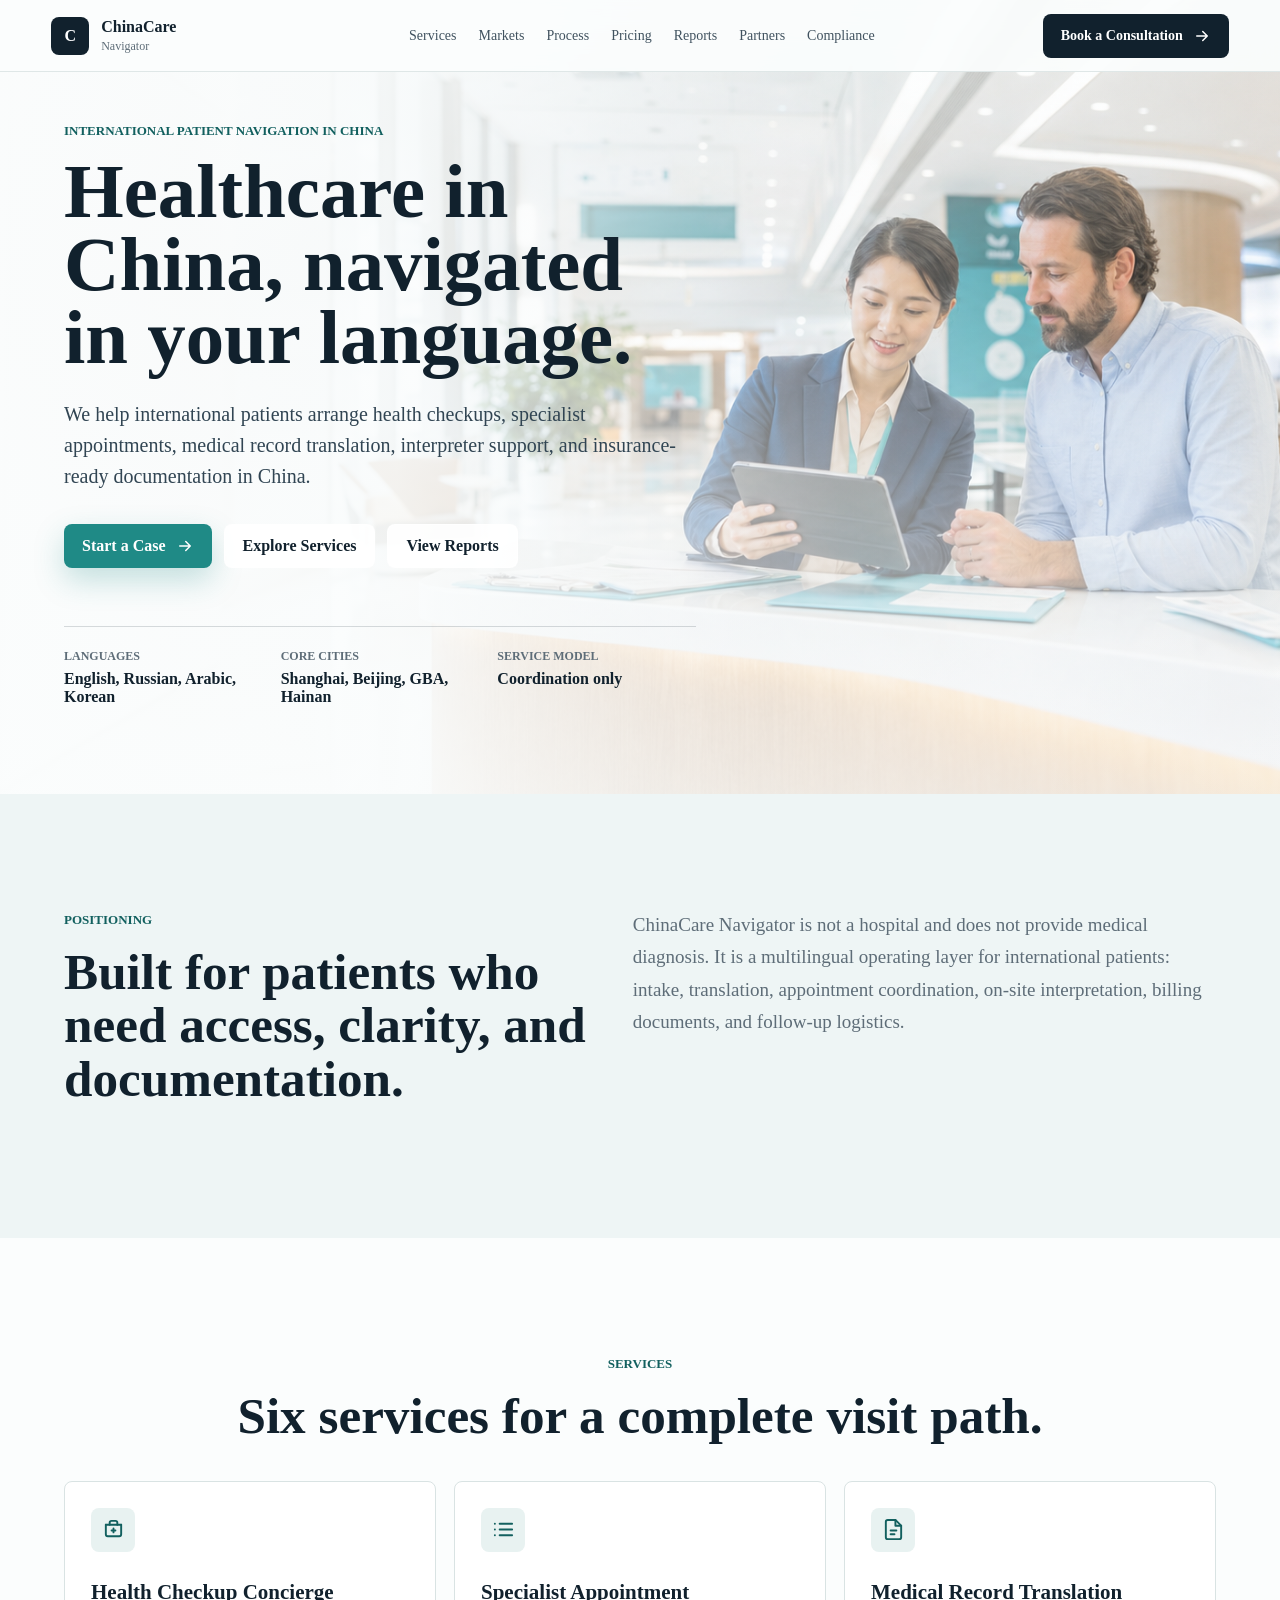
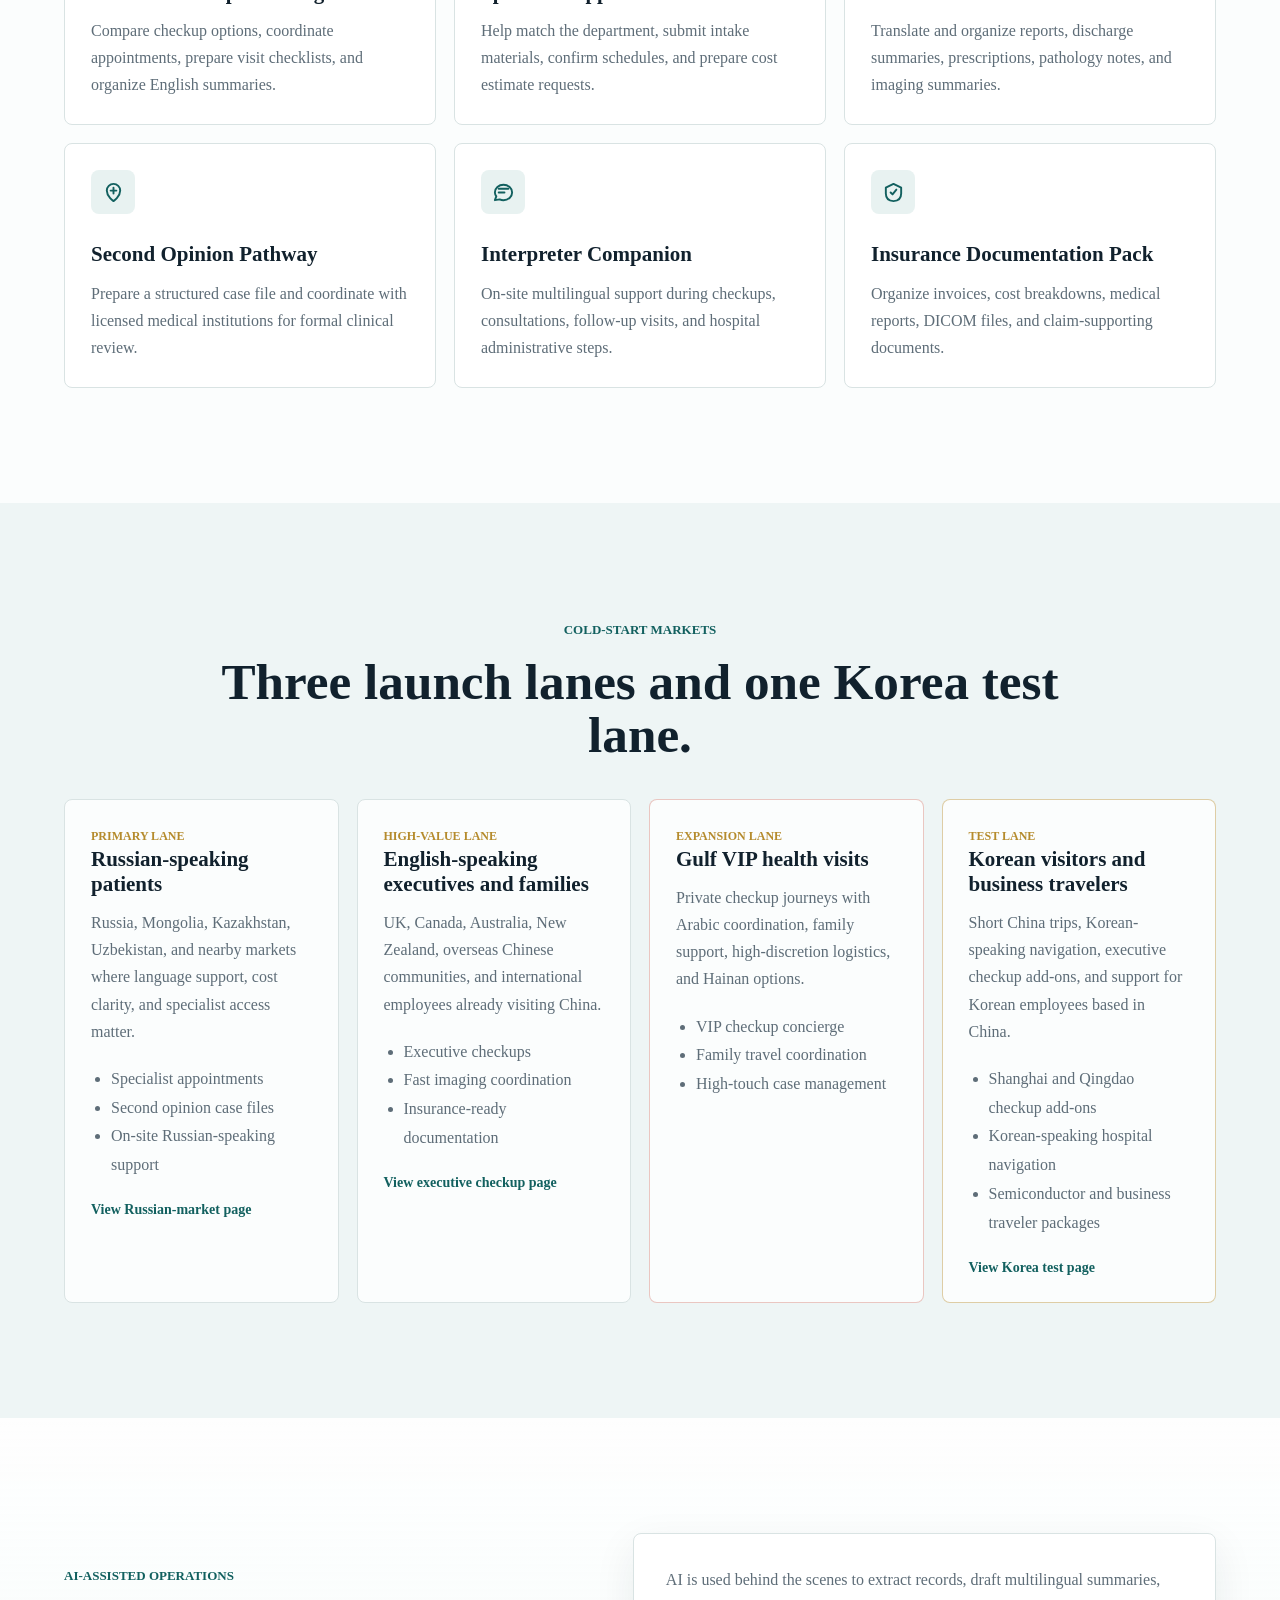
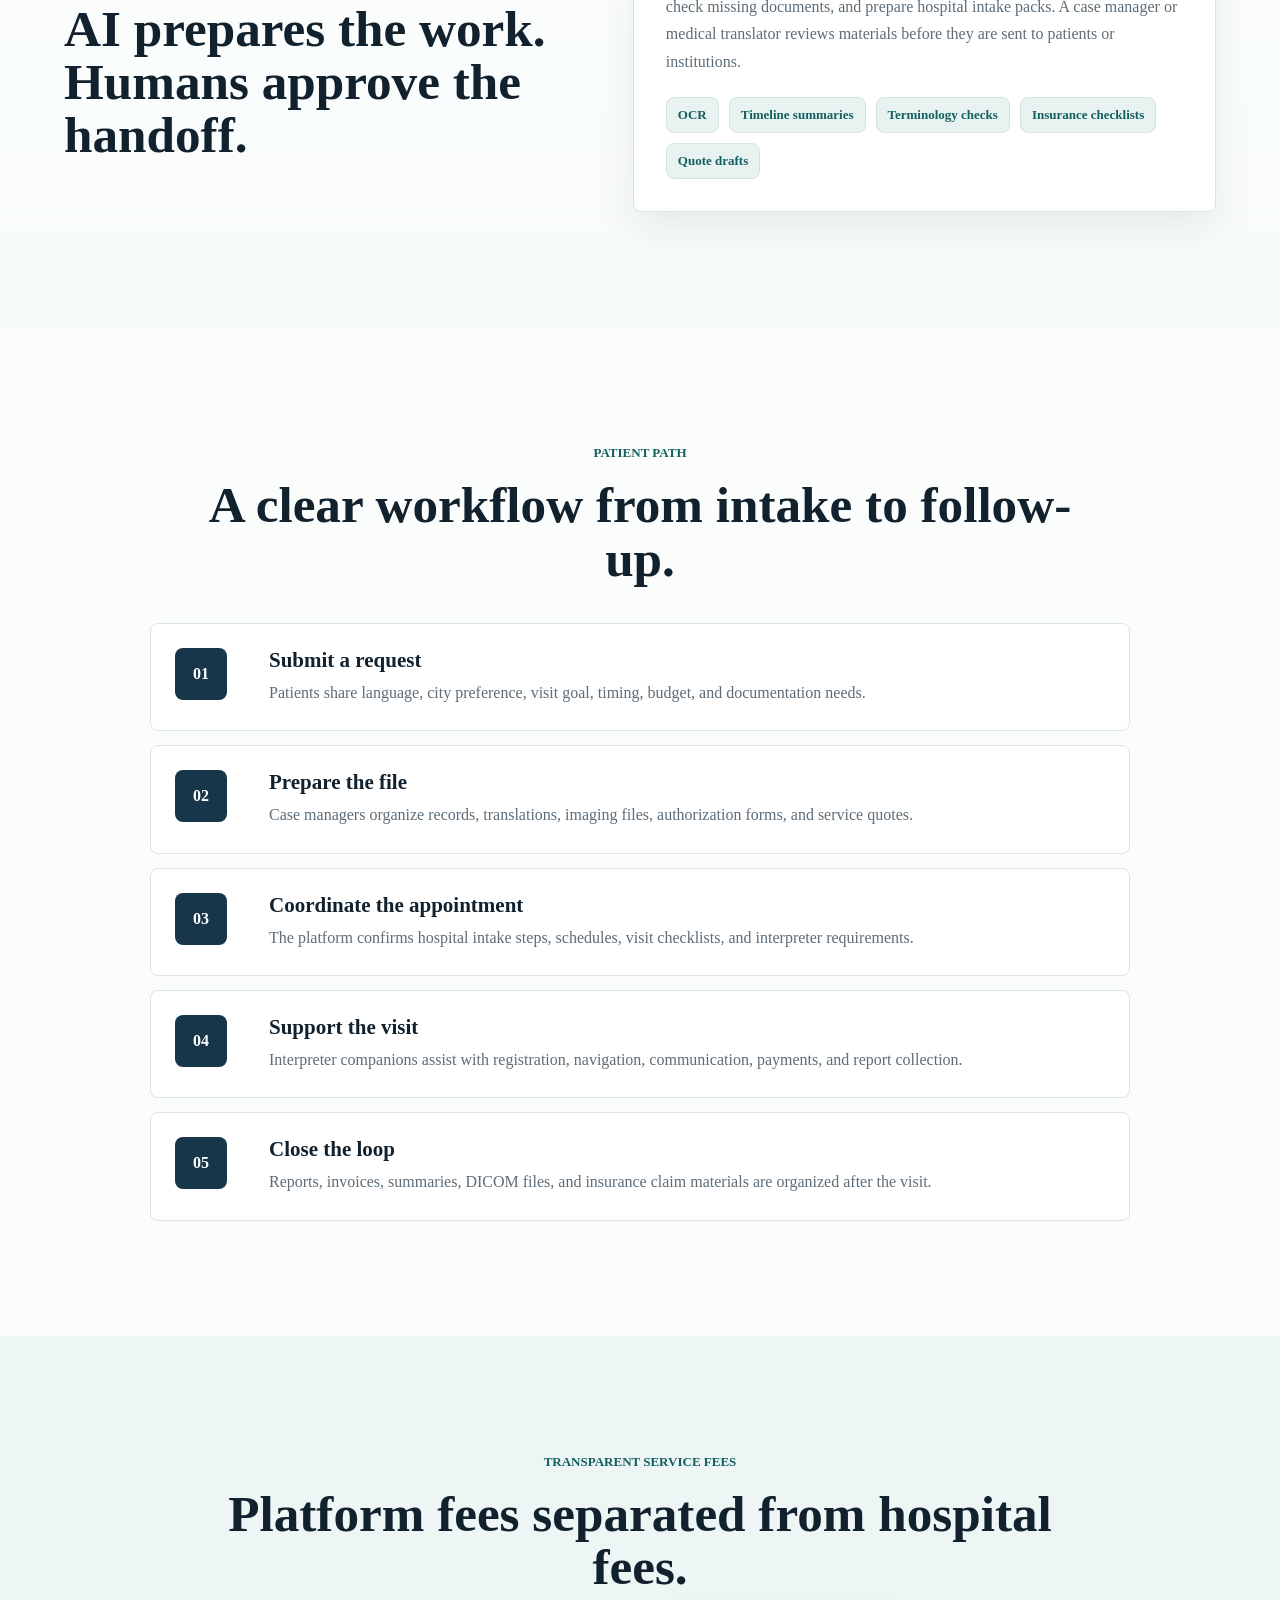
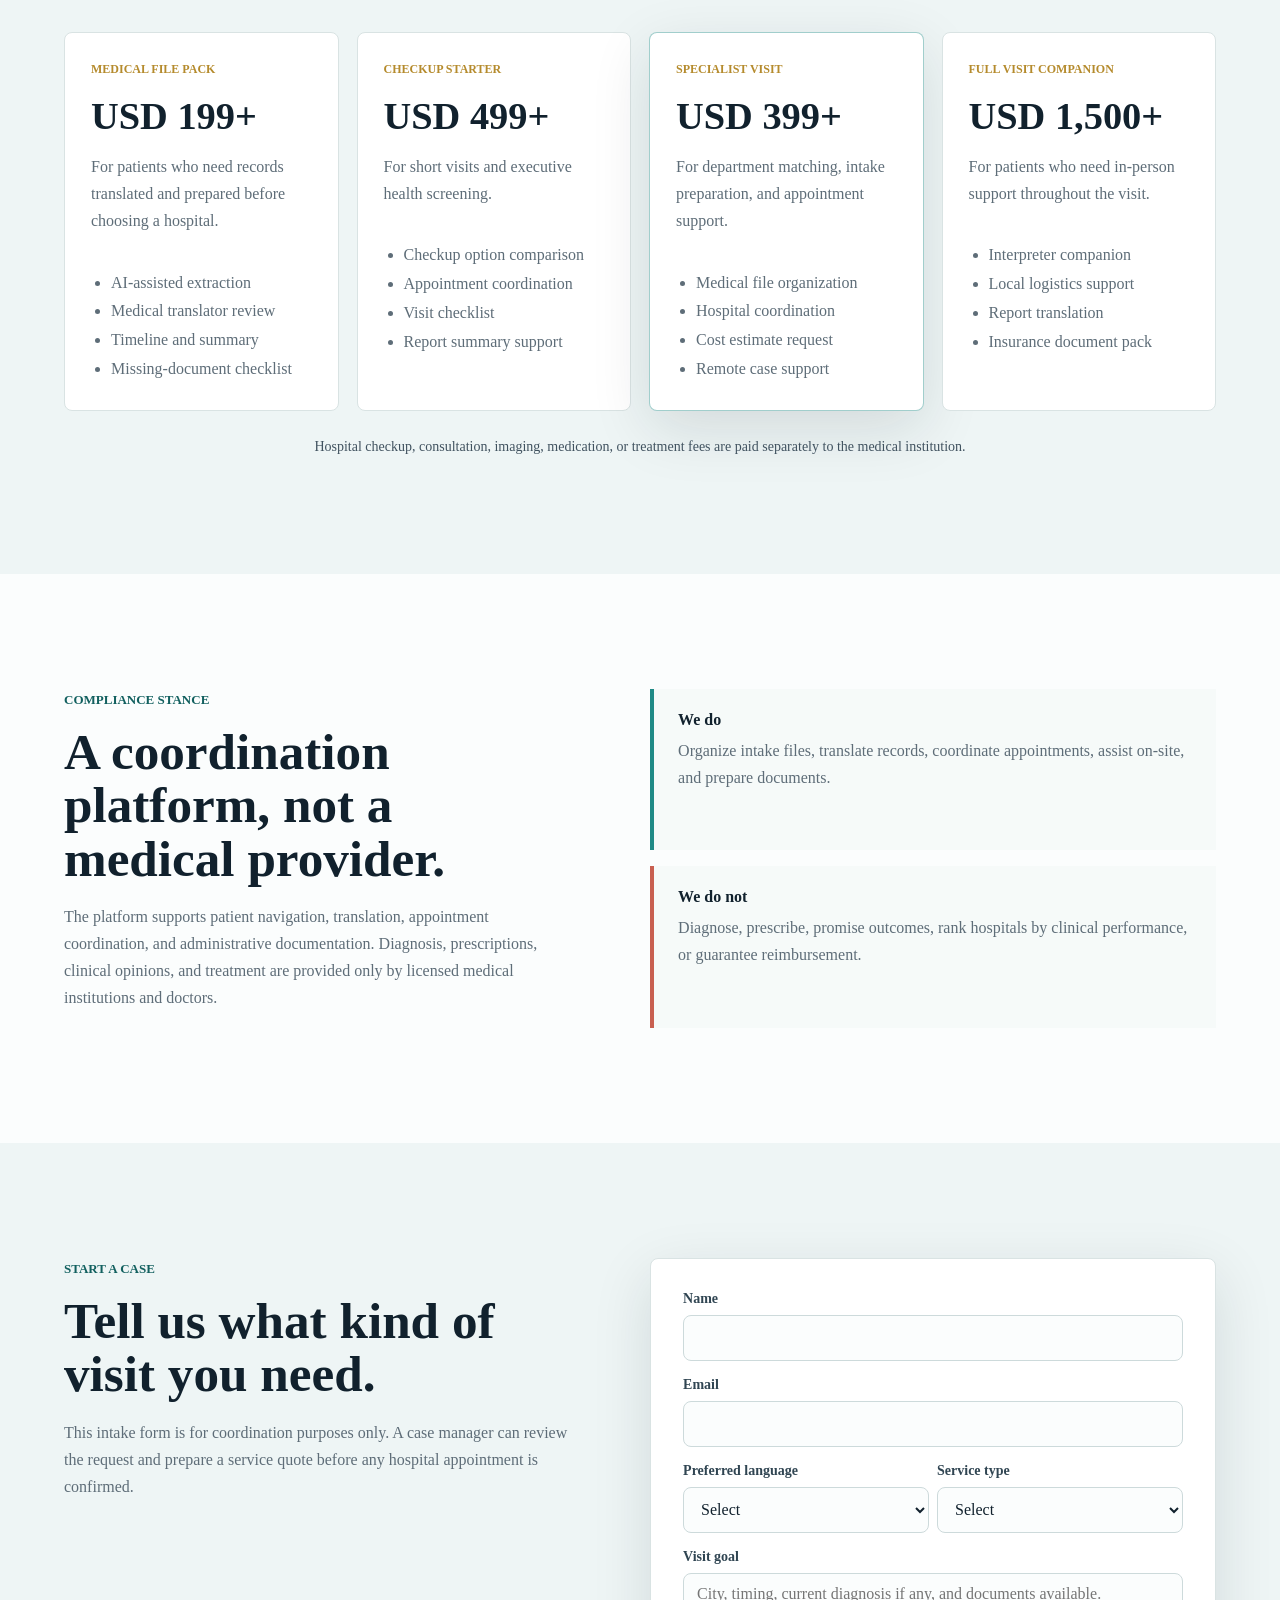
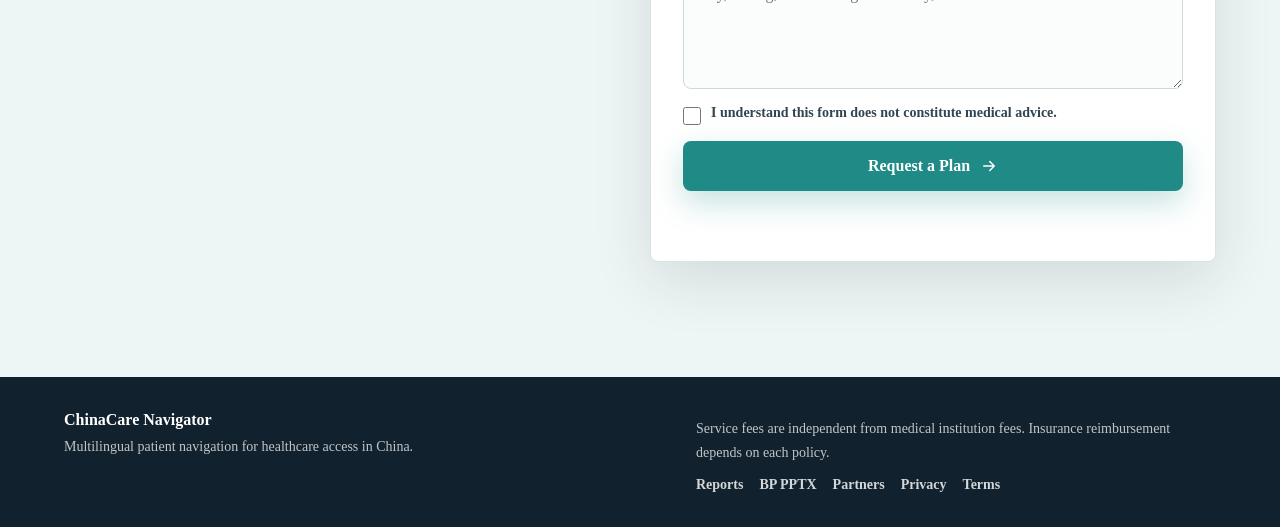
<file: index.html>
<!doctype html>
<html lang="en">
  <head>
    <meta charset="utf-8">
    <meta name="viewport" content="width=device-width, initial-scale=1">
    <title>ChinaCare Navigator | Multilingual Patient Navigation in China</title>
    <meta
      name="description"
      content="Multilingual patient navigation for health checkups, specialist appointments, medical record translation, interpreter support, and insurance documentation in China."
    >
    <link rel="stylesheet" href="styles.css">
  </head>
  <body>
    <header class="site-header" data-elevated="false">
      <a class="brand" href="#top" aria-label="ChinaCare Navigator home">
        <span class="brand-mark" aria-hidden="true">C</span>
        <span>
          <strong>ChinaCare</strong>
          <small>Navigator</small>
        </span>
      </a>
      <nav class="nav-links" aria-label="Primary navigation">
        <a href="#services">Services</a>
        <a href="#markets">Markets</a>
        <a href="#process">Process</a>
        <a href="#pricing">Pricing</a>
        <a href="reports/index.html">Reports</a>
        <a href="pages/partners.html">Partners</a>
        <a href="#compliance">Compliance</a>
      </nav>
      <a class="header-cta" href="#contact">
        <span>Book a Consultation</span>
        <svg viewBox="0 0 24 24" aria-hidden="true">
          <path d="M5 12h14m-6-6 6 6-6 6"></path>
        </svg>
      </a>
    </header>

    <main id="top">
      <section class="hero" aria-labelledby="hero-title">
        <img class="hero-image" src="assets/hero-concierge.png" alt="A multilingual patient navigator helping an international patient review documents in a modern hospital.">
        <div class="hero-shade" aria-hidden="true"></div>
        <div class="hero-content">
          <p class="eyebrow">International patient navigation in China</p>
          <h1 id="hero-title">Healthcare in China, navigated in your language.</h1>
          <p class="hero-copy">
            We help international patients arrange health checkups, specialist appointments, medical record translation,
            interpreter support, and insurance-ready documentation in China.
          </p>
          <div class="hero-actions" aria-label="Primary actions">
            <a class="button primary" href="#contact">
              <span>Start a Case</span>
              <svg viewBox="0 0 24 24" aria-hidden="true">
                <path d="M5 12h14m-6-6 6 6-6 6"></path>
              </svg>
            </a>
            <a class="button secondary" href="#services">Explore Services</a>
            <a class="button secondary" href="reports/index.html">View Reports</a>
          </div>
          <dl class="hero-metrics" aria-label="Launch focus">
            <div>
              <dt>Languages</dt>
              <dd>English, Russian, Arabic, Korean</dd>
            </div>
            <div>
              <dt>Core cities</dt>
              <dd>Shanghai, Beijing, GBA, Hainan</dd>
            </div>
            <div>
              <dt>Service model</dt>
              <dd>Coordination only</dd>
            </div>
          </dl>
        </div>
      </section>

      <section class="intro band">
        <div class="section-grid">
          <div>
            <p class="eyebrow">Positioning</p>
            <h2>Built for patients who need access, clarity, and documentation.</h2>
          </div>
          <p>
            ChinaCare Navigator is not a hospital and does not provide medical diagnosis. It is a multilingual operating
            layer for international patients: intake, translation, appointment coordination, on-site interpretation,
            billing documents, and follow-up logistics.
          </p>
        </div>
      </section>

      <section class="services section" id="services" aria-labelledby="services-title">
        <div class="section-head">
          <p class="eyebrow">Services</p>
          <h2 id="services-title">Six services for a complete visit path.</h2>
        </div>
        <div class="card-grid services-grid">
          <article class="service-card">
            <span class="icon" aria-hidden="true">
              <svg viewBox="0 0 24 24"><path d="M20 7v10a2 2 0 0 1-2 2H6a2 2 0 0 1-2-2V7"></path><path d="M8 7V5a2 2 0 0 1 2-2h4a2 2 0 0 1 2 2v2"></path><path d="M4 7h16"></path><path d="M12 11v4m-2-2h4"></path></svg>
            </span>
            <h3>Health Checkup Concierge</h3>
            <p>Compare checkup options, coordinate appointments, prepare visit checklists, and organize English summaries.</p>
          </article>
          <article class="service-card">
            <span class="icon" aria-hidden="true">
              <svg viewBox="0 0 24 24"><path d="M8 6h13"></path><path d="M8 12h13"></path><path d="M8 18h13"></path><path d="M3 6h.01"></path><path d="M3 12h.01"></path><path d="M3 18h.01"></path></svg>
            </span>
            <h3>Specialist Appointment</h3>
            <p>Help match the department, submit intake materials, confirm schedules, and prepare cost estimate requests.</p>
          </article>
          <article class="service-card">
            <span class="icon" aria-hidden="true">
              <svg viewBox="0 0 24 24"><path d="M14 2H6a2 2 0 0 0-2 2v16a2 2 0 0 0 2 2h12a2 2 0 0 0 2-2V8z"></path><path d="M14 2v6h6"></path><path d="M9 13h6"></path><path d="M9 17h4"></path></svg>
            </span>
            <h3>Medical Record Translation</h3>
            <p>Translate and organize reports, discharge summaries, prescriptions, pathology notes, and imaging summaries.</p>
          </article>
          <article class="service-card">
            <span class="icon" aria-hidden="true">
              <svg viewBox="0 0 24 24"><path d="M12 21s7-4.6 7-11a7 7 0 1 0-14 0c0 6.4 7 11 7 11z"></path><path d="M9 10h6"></path><path d="M12 7v6"></path></svg>
            </span>
            <h3>Second Opinion Pathway</h3>
            <p>Prepare a structured case file and coordinate with licensed medical institutions for formal clinical review.</p>
          </article>
          <article class="service-card">
            <span class="icon" aria-hidden="true">
              <svg viewBox="0 0 24 24"><path d="M7 8h10"></path><path d="M7 12h6"></path><path d="M21 12c0 4.4-4 8-9 8a10 10 0 0 1-4-.8L3 20l1.5-4A7.2 7.2 0 0 1 3 12c0-4.4 4-8 9-8s9 3.6 9 8z"></path></svg>
            </span>
            <h3>Interpreter Companion</h3>
            <p>On-site multilingual support during checkups, consultations, follow-up visits, and hospital administrative steps.</p>
          </article>
          <article class="service-card">
            <span class="icon" aria-hidden="true">
              <svg viewBox="0 0 24 24"><path d="M12 3 4 7v6c0 5 3.4 7.7 8 8 4.6-.3 8-3 8-8V7z"></path><path d="m9 12 2 2 4-5"></path></svg>
            </span>
            <h3>Insurance Documentation Pack</h3>
            <p>Organize invoices, cost breakdowns, medical reports, DICOM files, and claim-supporting documents.</p>
          </article>
        </div>
      </section>

      <section class="markets band" id="markets" aria-labelledby="markets-title">
        <div class="section-head">
          <p class="eyebrow">Cold-start markets</p>
          <h2 id="markets-title">Three launch lanes and one Korea test lane.</h2>
        </div>
        <div class="market-layout">
          <article class="market-panel">
            <p class="market-kicker">Primary lane</p>
            <h3>Russian-speaking patients</h3>
            <p>Russia, Mongolia, Kazakhstan, Uzbekistan, and nearby markets where language support, cost clarity, and specialist access matter.</p>
            <ul>
              <li>Specialist appointments</li>
              <li>Second opinion case files</li>
              <li>On-site Russian-speaking support</li>
            </ul>
            <a class="text-link" href="pages/russian-specialist.html">View Russian-market page</a>
          </article>
          <article class="market-panel">
            <p class="market-kicker">High-value lane</p>
            <h3>English-speaking executives and families</h3>
            <p>UK, Canada, Australia, New Zealand, overseas Chinese communities, and international employees already visiting China.</p>
            <ul>
              <li>Executive checkups</li>
              <li>Fast imaging coordination</li>
              <li>Insurance-ready documentation</li>
            </ul>
            <a class="text-link" href="pages/executive-checkup.html">View executive checkup page</a>
          </article>
          <article class="market-panel accent">
            <p class="market-kicker">Expansion lane</p>
            <h3>Gulf VIP health visits</h3>
            <p>Private checkup journeys with Arabic coordination, family support, high-discretion logistics, and Hainan options.</p>
            <ul>
              <li>VIP checkup concierge</li>
              <li>Family travel coordination</li>
              <li>High-touch case management</li>
            </ul>
          </article>
          <article class="market-panel korea">
            <p class="market-kicker">Test lane</p>
            <h3>Korean visitors and business travelers</h3>
            <p>Short China trips, Korean-speaking navigation, executive checkup add-ons, and support for Korean employees based in China.</p>
            <ul>
              <li>Shanghai and Qingdao checkup add-ons</li>
              <li>Korean-speaking hospital navigation</li>
              <li>Semiconductor and business traveler packages</li>
            </ul>
            <a class="text-link" href="pages/korean-visitor-checkup.html">View Korea test page</a>
          </article>
        </div>
      </section>

      <section class="ai-ops section" aria-labelledby="ai-title">
        <div class="section-grid ai-grid">
          <div>
            <p class="eyebrow">AI-assisted operations</p>
            <h2 id="ai-title">AI prepares the work. Humans approve the handoff.</h2>
          </div>
          <div class="ai-copy">
            <p>
              AI is used behind the scenes to extract records, draft multilingual summaries, check missing documents,
              and prepare hospital intake packs. A case manager or medical translator reviews materials before they
              are sent to patients or institutions.
            </p>
            <div class="capability-row" aria-label="AI operating capabilities">
              <span>OCR</span>
              <span>Timeline summaries</span>
              <span>Terminology checks</span>
              <span>Insurance checklists</span>
              <span>Quote drafts</span>
            </div>
          </div>
        </div>
      </section>

      <section class="process section" id="process" aria-labelledby="process-title">
        <div class="section-head">
          <p class="eyebrow">Patient path</p>
          <h2 id="process-title">A clear workflow from intake to follow-up.</h2>
        </div>
        <ol class="timeline">
          <li>
            <span>01</span>
            <div>
              <h3>Submit a request</h3>
              <p>Patients share language, city preference, visit goal, timing, budget, and documentation needs.</p>
            </div>
          </li>
          <li>
            <span>02</span>
            <div>
              <h3>Prepare the file</h3>
              <p>Case managers organize records, translations, imaging files, authorization forms, and service quotes.</p>
            </div>
          </li>
          <li>
            <span>03</span>
            <div>
              <h3>Coordinate the appointment</h3>
              <p>The platform confirms hospital intake steps, schedules, visit checklists, and interpreter requirements.</p>
            </div>
          </li>
          <li>
            <span>04</span>
            <div>
              <h3>Support the visit</h3>
              <p>Interpreter companions assist with registration, navigation, communication, payments, and report collection.</p>
            </div>
          </li>
          <li>
            <span>05</span>
            <div>
              <h3>Close the loop</h3>
              <p>Reports, invoices, summaries, DICOM files, and insurance claim materials are organized after the visit.</p>
            </div>
          </li>
        </ol>
      </section>

      <section class="pricing band" id="pricing" aria-labelledby="pricing-title">
        <div class="section-head">
          <p class="eyebrow">Transparent service fees</p>
          <h2 id="pricing-title">Platform fees separated from hospital fees.</h2>
        </div>
        <div class="pricing-grid">
          <article class="price-card">
            <p class="plan">Medical File Pack</p>
            <h3>USD 199+</h3>
            <p>For patients who need records translated and prepared before choosing a hospital.</p>
            <ul>
              <li>AI-assisted extraction</li>
              <li>Medical translator review</li>
              <li>Timeline and summary</li>
              <li>Missing-document checklist</li>
            </ul>
          </article>
          <article class="price-card">
            <p class="plan">Checkup Starter</p>
            <h3>USD 499+</h3>
            <p>For short visits and executive health screening.</p>
            <ul>
              <li>Checkup option comparison</li>
              <li>Appointment coordination</li>
              <li>Visit checklist</li>
              <li>Report summary support</li>
            </ul>
          </article>
          <article class="price-card featured">
            <p class="plan">Specialist Visit</p>
            <h3>USD 399+</h3>
            <p>For department matching, intake preparation, and appointment support.</p>
            <ul>
              <li>Medical file organization</li>
              <li>Hospital coordination</li>
              <li>Cost estimate request</li>
              <li>Remote case support</li>
            </ul>
          </article>
          <article class="price-card">
            <p class="plan">Full Visit Companion</p>
            <h3>USD 1,500+</h3>
            <p>For patients who need in-person support throughout the visit.</p>
            <ul>
              <li>Interpreter companion</li>
              <li>Local logistics support</li>
              <li>Report translation</li>
              <li>Insurance document pack</li>
            </ul>
          </article>
        </div>
        <p class="pricing-note">
          Hospital checkup, consultation, imaging, medication, or treatment fees are paid separately to the medical institution.
        </p>
      </section>

      <section class="compliance section" id="compliance" aria-labelledby="compliance-title">
        <div class="compliance-layout">
          <div>
            <p class="eyebrow">Compliance stance</p>
            <h2 id="compliance-title">A coordination platform, not a medical provider.</h2>
            <p>
              The platform supports patient navigation, translation, appointment coordination, and administrative
              documentation. Diagnosis, prescriptions, clinical opinions, and treatment are provided only by licensed
              medical institutions and doctors.
            </p>
          </div>
          <div class="rules">
            <div>
              <strong>We do</strong>
              <p>Organize intake files, translate records, coordinate appointments, assist on-site, and prepare documents.</p>
            </div>
            <div>
              <strong>We do not</strong>
              <p>Diagnose, prescribe, promise outcomes, rank hospitals by clinical performance, or guarantee reimbursement.</p>
            </div>
          </div>
        </div>
      </section>

      <section class="contact band" id="contact" aria-labelledby="contact-title">
        <div class="contact-layout">
          <div>
            <p class="eyebrow">Start a case</p>
            <h2 id="contact-title">Tell us what kind of visit you need.</h2>
            <p>
              This intake form is for coordination purposes only. A case manager can review the request and prepare a
              service quote before any hospital appointment is confirmed.
            </p>
          </div>
          <form class="intake-form" id="intake-form" novalidate>
            <div class="form-row">
              <label for="name">Name</label>
              <input id="name" name="name" type="text" autocomplete="name" required>
            </div>
            <div class="form-row">
              <label for="email">Email</label>
              <input id="email" name="email" type="email" autocomplete="email" required>
            </div>
            <div class="form-row split">
              <div>
                <label for="language">Preferred language</label>
                <select id="language" name="language" required>
                  <option value="">Select</option>
                  <option>English</option>
                  <option>Russian</option>
                  <option>Arabic</option>
                  <option>Chinese</option>
                  <option>Other</option>
                </select>
              </div>
              <div>
                <label for="service">Service type</label>
                <select id="service" name="service" required>
                  <option value="">Select</option>
                  <option>Health checkup</option>
                  <option>Specialist appointment</option>
                  <option>Second opinion</option>
                  <option>Interpreter companion</option>
                  <option>Insurance documentation</option>
                </select>
              </div>
            </div>
            <div class="form-row">
              <label for="message">Visit goal</label>
              <textarea id="message" name="message" rows="4" placeholder="City, timing, current diagnosis if any, and documents available." required></textarea>
            </div>
            <label class="consent">
              <input type="checkbox" id="consent" required>
              <span>I understand this form does not constitute medical advice.</span>
            </label>
            <button class="button primary form-button" type="submit">
              <span>Request a Plan</span>
              <svg viewBox="0 0 24 24" aria-hidden="true">
                <path d="M5 12h14m-6-6 6 6-6 6"></path>
              </svg>
            </button>
            <p class="form-status" id="form-status" role="status" aria-live="polite"></p>
          </form>
        </div>
      </section>
    </main>

    <footer class="site-footer">
      <div>
        <strong>ChinaCare Navigator</strong>
        <p>Multilingual patient navigation for healthcare access in China.</p>
      </div>
      <div class="footer-stack">
        <p>Service fees are independent from medical institution fees. Insurance reimbursement depends on each policy.</p>
        <nav class="footer-links" aria-label="Footer links">
          <a href="reports/index.html">Reports</a>
          <a href="downloads/chinacare-navigator-bp.pptx" download>BP PPTX</a>
          <a href="pages/partners.html">Partners</a>
          <a href="pages/privacy.html">Privacy</a>
          <a href="pages/terms.html">Terms</a>
        </nav>
      </div>
    </footer>

    <script src="script.js"></script>
  </body>
</html>
</file>
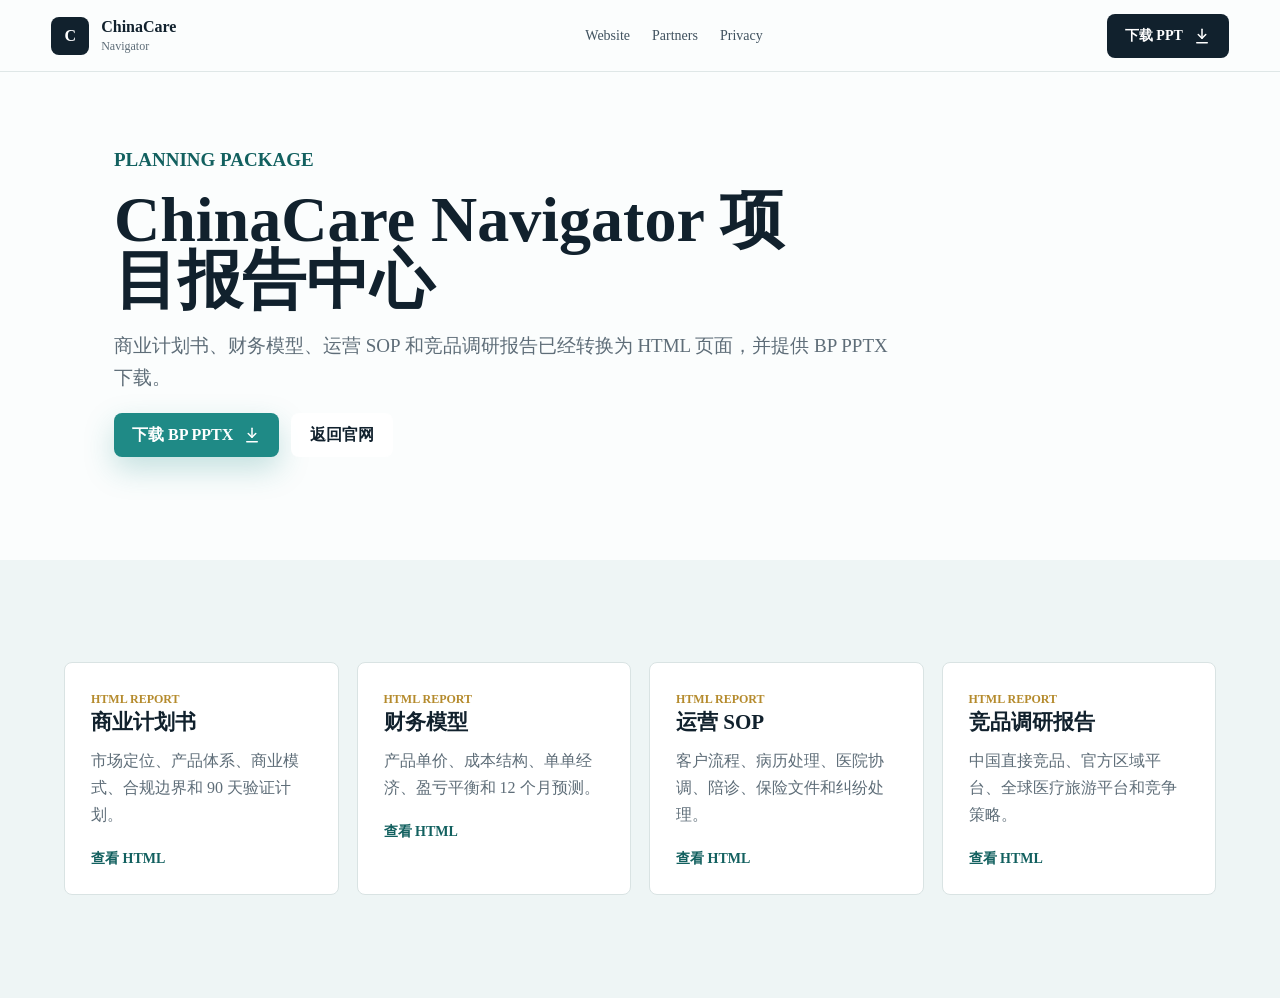
<file: reports/index.html>
<!doctype html>
<html lang="zh-CN">
  <head>
    <meta charset="utf-8">
    <meta name="viewport" content="width=device-width, initial-scale=1">
    <title>Reports | ChinaCare Navigator</title>
    <meta name="description" content="ChinaCare Navigator 商业计划书、财务模型、运营 SOP 和竞品调研报告。">
    <link rel="stylesheet" href="../styles.css">
  </head>
  <body class="landing-page">
    <header class="site-header" data-elevated="false">
      <a class="brand" href="../index.html" aria-label="ChinaCare Navigator home">
        <span class="brand-mark" aria-hidden="true">C</span>
        <span><strong>ChinaCare</strong><small>Navigator</small></span>
      </a>
      <nav class="nav-links" aria-label="Reports navigation">
        <a href="../index.html">Website</a>
        <a href="../pages/partners.html">Partners</a>
        <a href="../pages/privacy.html">Privacy</a>
      </nav>
      <a class="header-cta" href="../downloads/chinacare-navigator-bp.pptx" download>
        <span>下载 PPT</span>
        <svg viewBox="0 0 24 24" aria-hidden="true"><path d="M12 3v12"></path><path d="m7 10 5 5 5-5"></path><path d="M5 21h14"></path></svg>
      </a>
    </header>
    <main>
      <section class="landing-section report-index-hero">
        <p class="eyebrow">Planning package</p>
        <h1>ChinaCare Navigator 项目报告中心</h1>
        <p>商业计划书、财务模型、运营 SOP 和竞品调研报告已经转换为 HTML 页面，并提供 BP PPTX 下载。</p>
        <div class="hero-actions">
          <a class="button primary" href="../downloads/chinacare-navigator-bp.pptx" download>
            <span>下载 BP PPTX</span>
            <svg viewBox="0 0 24 24" aria-hidden="true"><path d="M12 3v12"></path><path d="m7 10 5 5 5-5"></path><path d="M5 21h14"></path></svg>
          </a>
          <a class="button secondary" href="../index.html">返回官网</a>
        </div>
      </section>
      <section class="landing-section band">
        <div class="report-card-grid">

        <article class="report-card">
          <p class="market-kicker">HTML Report</p>
          <h3>商业计划书</h3>
          <p>市场定位、产品体系、商业模式、合规边界和 90 天验证计划。</p>
          <a class="text-link" href="business-plan.html">查看 HTML</a>
        </article>
        <article class="report-card">
          <p class="market-kicker">HTML Report</p>
          <h3>财务模型</h3>
          <p>产品单价、成本结构、单单经济、盈亏平衡和 12 个月预测。</p>
          <a class="text-link" href="financial-model.html">查看 HTML</a>
        </article>
        <article class="report-card">
          <p class="market-kicker">HTML Report</p>
          <h3>运营 SOP</h3>
          <p>客户流程、病历处理、医院协调、陪诊、保险文件和纠纷处理。</p>
          <a class="text-link" href="operations-sop.html">查看 HTML</a>
        </article>
        <article class="report-card">
          <p class="market-kicker">HTML Report</p>
          <h3>竞品调研报告</h3>
          <p>中国直接竞品、官方区域平台、全球医疗旅游平台和竞争策略。</p>
          <a class="text-link" href="competitor-research-report.html">查看 HTML</a>
        </article>
        </div>
      </section>
    </main>
    <script src="../script.js"></script>
  </body>
</html>
</file>
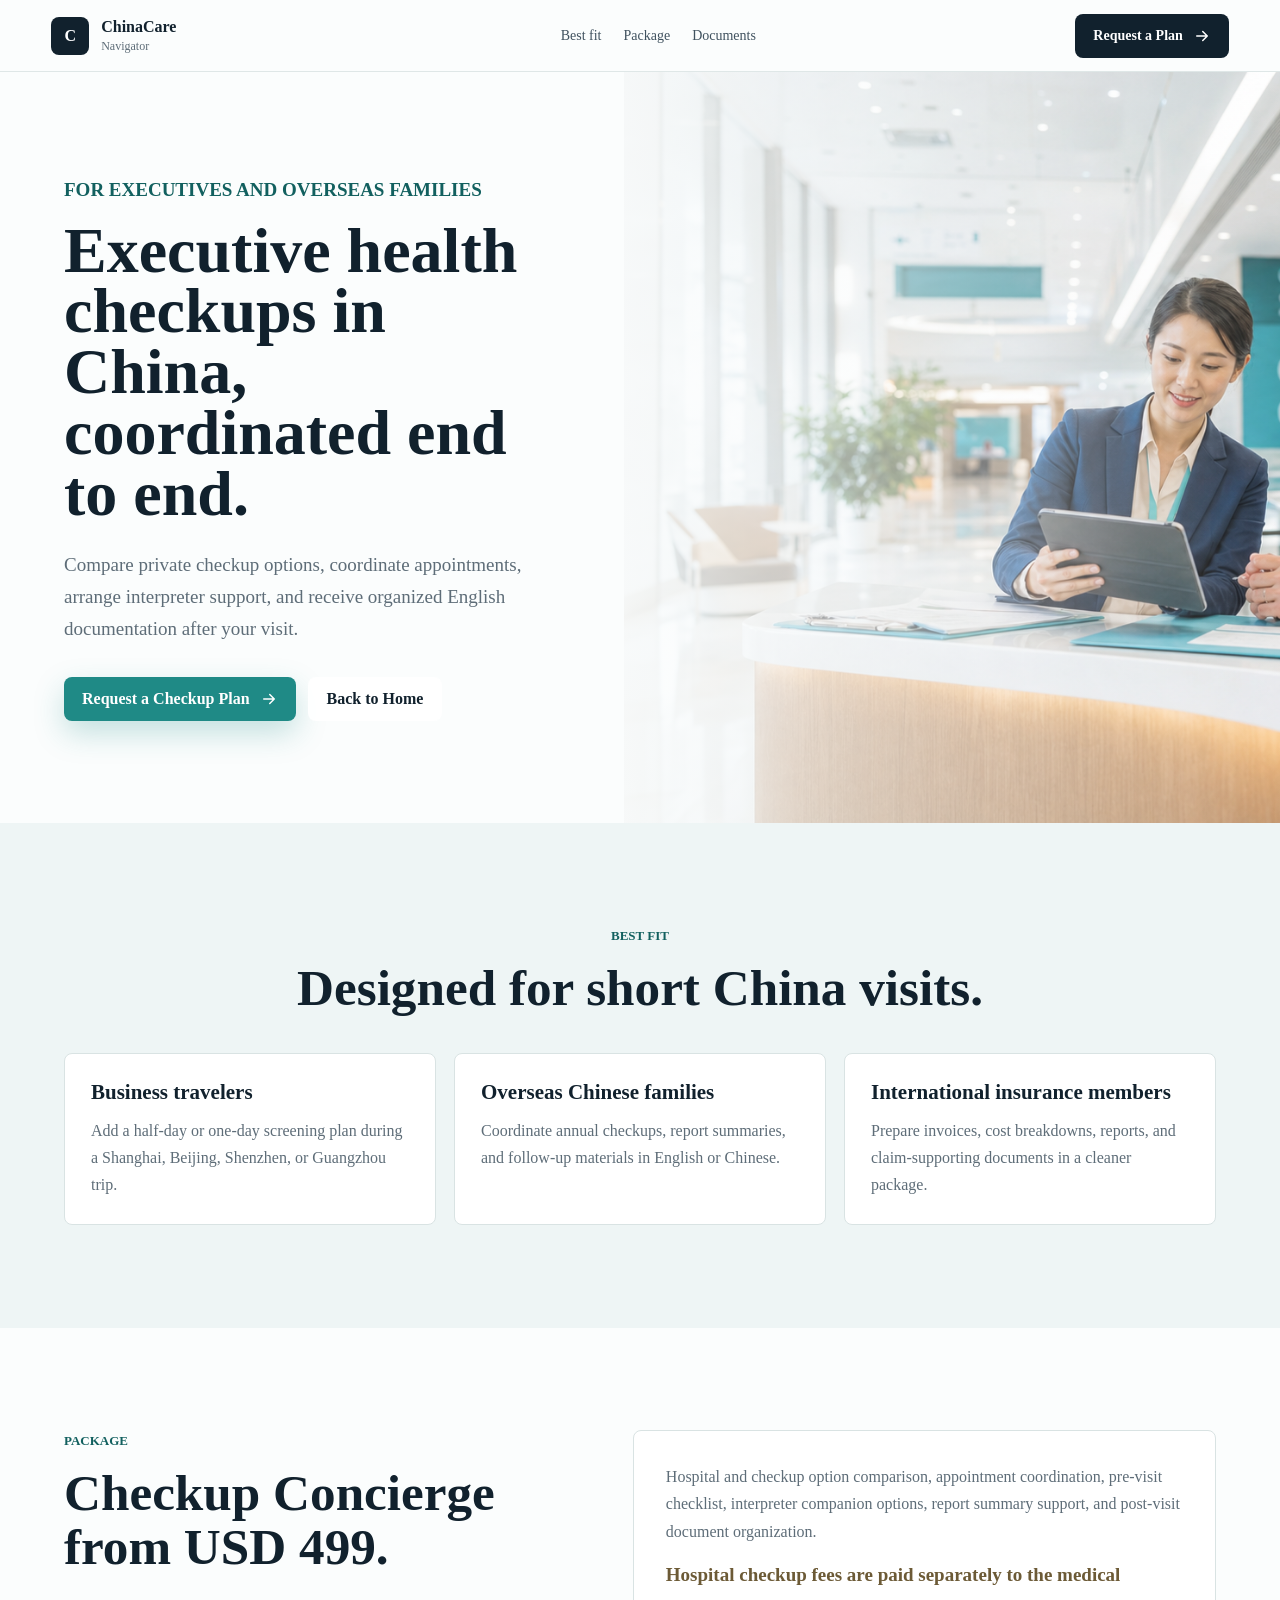
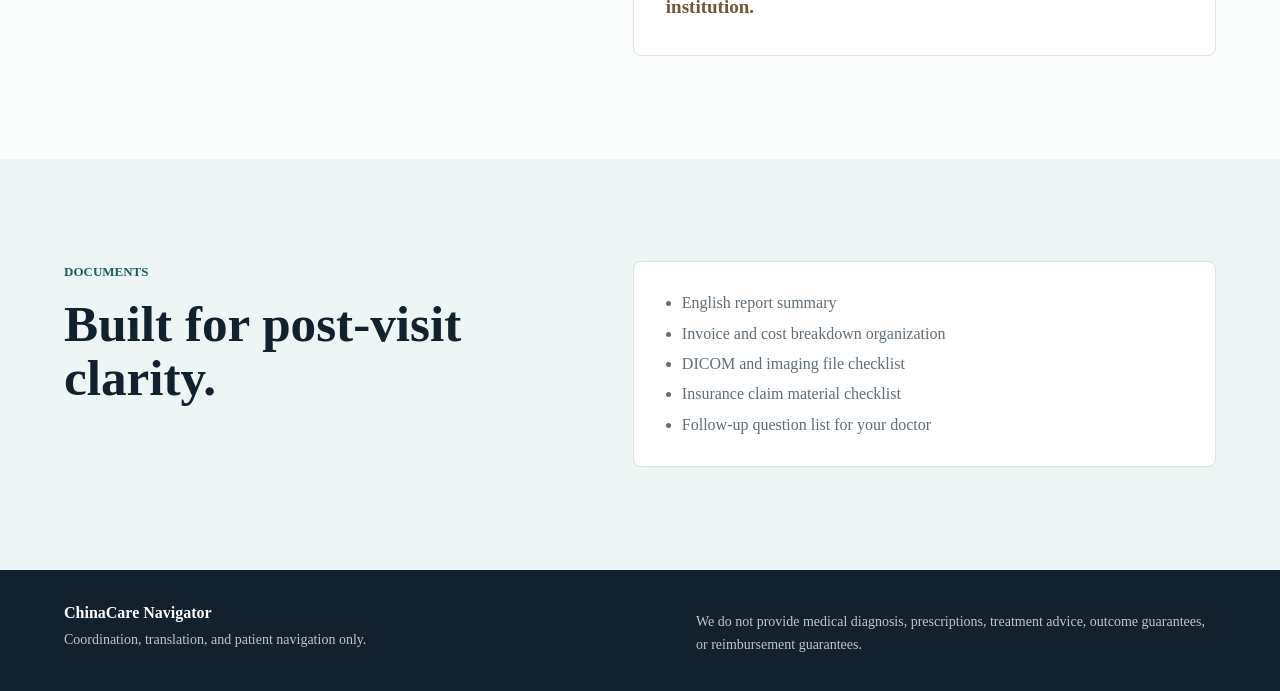
<file: pages/executive-checkup.html>
<!doctype html>
<html lang="en">
  <head>
    <meta charset="utf-8">
    <meta name="viewport" content="width=device-width, initial-scale=1">
    <title>Executive Health Checkups in China | ChinaCare Navigator</title>
    <meta name="description" content="Arrange executive health checkups in China with multilingual coordination, interpreter support, English summaries, and insurance-ready documentation.">
    <link rel="stylesheet" href="../styles.css">
  </head>
  <body class="landing-page">
    <header class="site-header" data-elevated="false">
      <a class="brand" href="../index.html" aria-label="ChinaCare Navigator home">
        <span class="brand-mark" aria-hidden="true">C</span>
        <span><strong>ChinaCare</strong><small>Navigator</small></span>
      </a>
      <nav class="nav-links" aria-label="Landing navigation">
        <a href="#fit">Best fit</a>
        <a href="#package">Package</a>
        <a href="#documents">Documents</a>
      </nav>
      <a class="header-cta" href="../index.html#contact"><span>Request a Plan</span><svg viewBox="0 0 24 24" aria-hidden="true"><path d="M5 12h14m-6-6 6 6-6 6"></path></svg></a>
    </header>

    <main>
      <section class="landing-hero">
        <div class="landing-copy">
          <p class="eyebrow">For executives and overseas families</p>
          <h1>Executive health checkups in China, coordinated end to end.</h1>
          <p>
            Compare private checkup options, coordinate appointments, arrange interpreter support, and receive organized English documentation after your visit.
          </p>
          <div class="hero-actions">
            <a class="button primary" href="../index.html#contact"><span>Request a Checkup Plan</span><svg viewBox="0 0 24 24" aria-hidden="true"><path d="M5 12h14m-6-6 6 6-6 6"></path></svg></a>
            <a class="button secondary" href="../index.html">Back to Home</a>
          </div>
        </div>
        <div class="landing-visual" aria-hidden="true">
          <img src="../assets/hero-concierge.png" alt="">
        </div>
      </section>

      <section class="landing-section band" id="fit">
        <div class="section-head">
          <p class="eyebrow">Best fit</p>
          <h2>Designed for short China visits.</h2>
        </div>
        <div class="landing-grid">
          <article><h3>Business travelers</h3><p>Add a half-day or one-day screening plan during a Shanghai, Beijing, Shenzhen, or Guangzhou trip.</p></article>
          <article><h3>Overseas Chinese families</h3><p>Coordinate annual checkups, report summaries, and follow-up materials in English or Chinese.</p></article>
          <article><h3>International insurance members</h3><p>Prepare invoices, cost breakdowns, reports, and claim-supporting documents in a cleaner package.</p></article>
        </div>
      </section>

      <section class="landing-section" id="package">
        <div class="section-grid">
          <div><p class="eyebrow">Package</p><h2>Checkup Concierge from USD 499.</h2></div>
          <div class="feature-list">
            <p>Hospital and checkup option comparison, appointment coordination, pre-visit checklist, interpreter companion options, report summary support, and post-visit document organization.</p>
            <p class="fine-print">Hospital checkup fees are paid separately to the medical institution.</p>
          </div>
        </div>
      </section>

      <section class="landing-section band" id="documents">
        <div class="section-grid">
          <div><p class="eyebrow">Documents</p><h2>Built for post-visit clarity.</h2></div>
          <ul class="document-list">
            <li>English report summary</li>
            <li>Invoice and cost breakdown organization</li>
            <li>DICOM and imaging file checklist</li>
            <li>Insurance claim material checklist</li>
            <li>Follow-up question list for your doctor</li>
          </ul>
        </div>
      </section>
    </main>

    <footer class="site-footer">
      <div><strong>ChinaCare Navigator</strong><p>Coordination, translation, and patient navigation only.</p></div>
      <p>We do not provide medical diagnosis, prescriptions, treatment advice, outcome guarantees, or reimbursement guarantees.</p>
    </footer>
    <script src="../script.js"></script>
  </body>
</html>
</file>
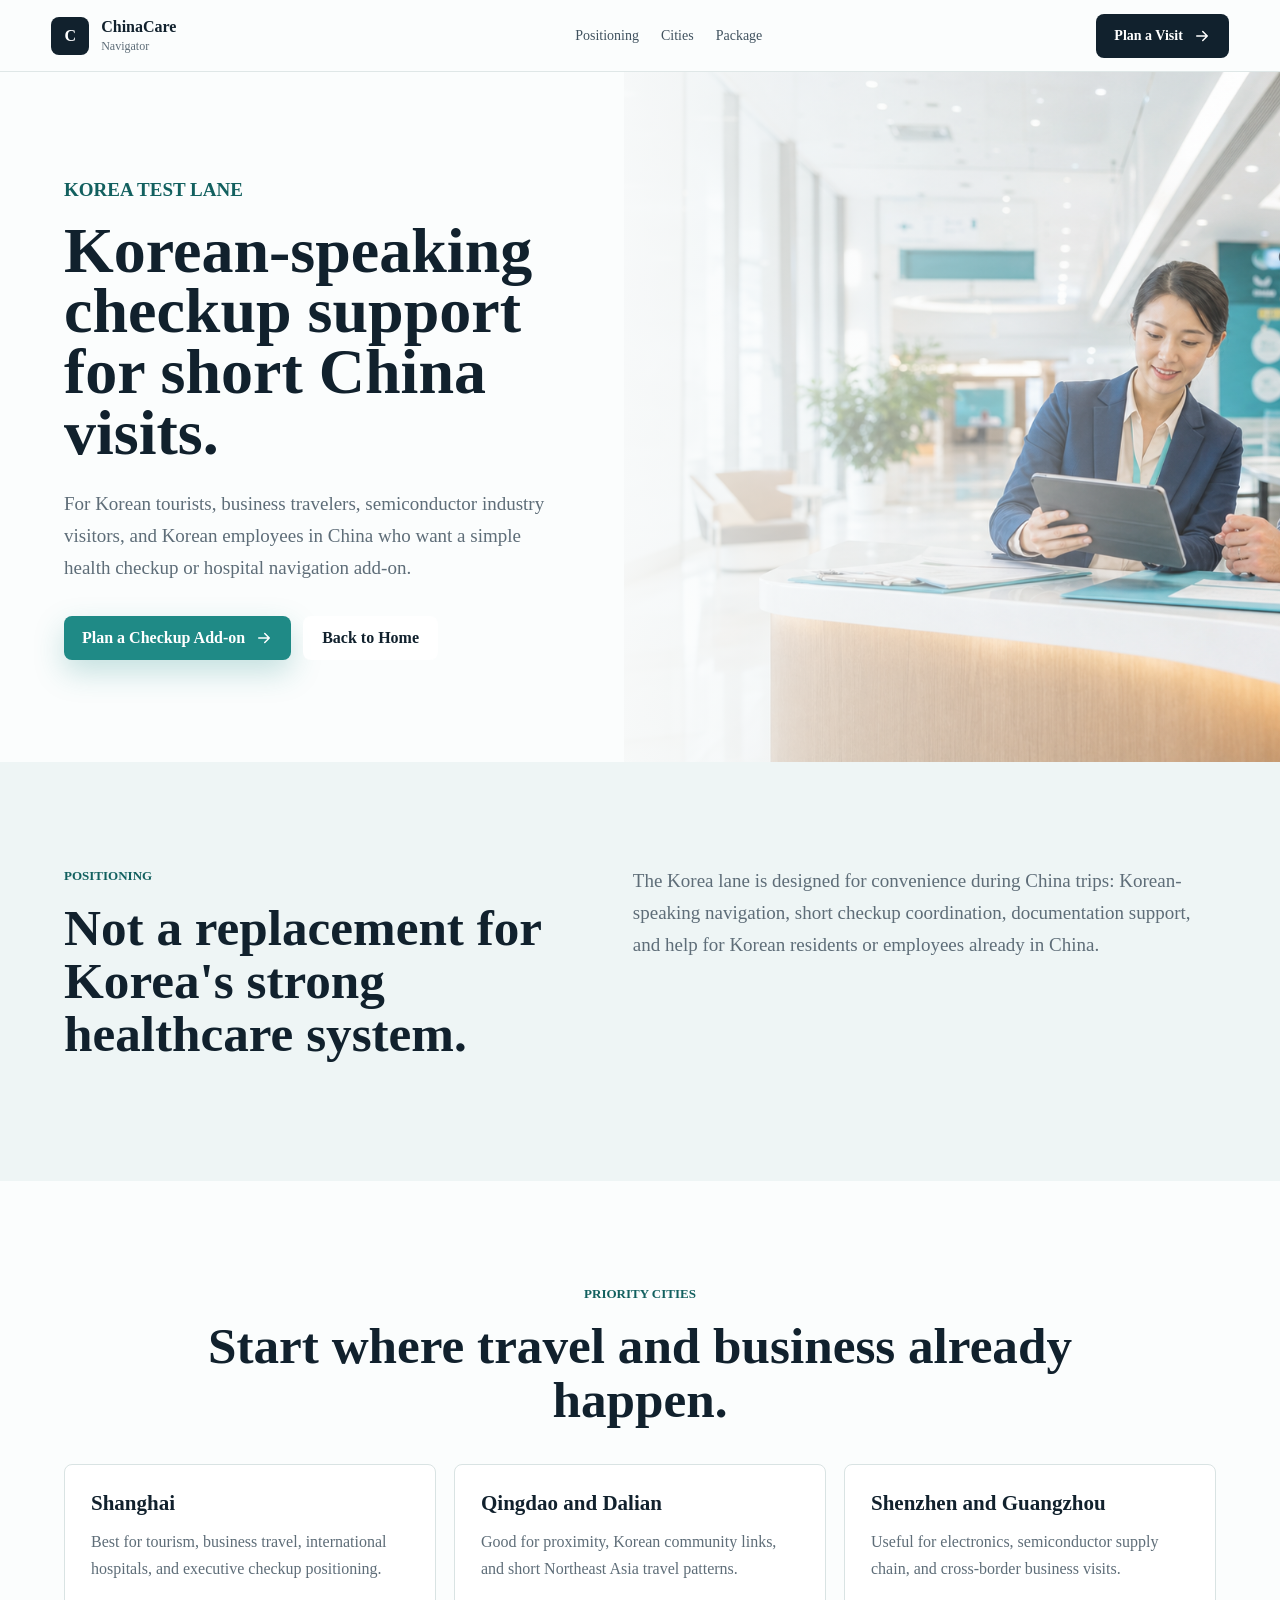
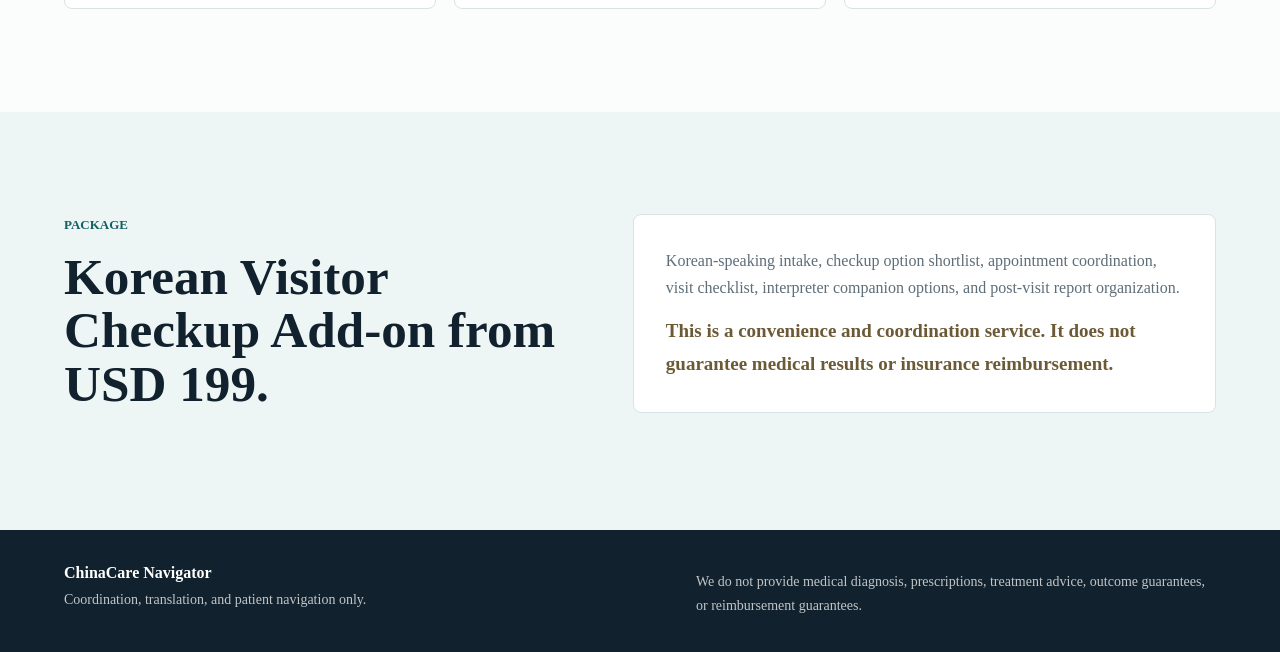
<file: pages/korean-visitor-checkup.html>
<!doctype html>
<html lang="en">
  <head>
    <meta charset="utf-8">
    <meta name="viewport" content="width=device-width, initial-scale=1">
    <title>Korean Visitor Checkup Add-ons in China | ChinaCare Navigator</title>
    <meta name="description" content="Korean-speaking patient navigation for Korean tourists, business travelers, and employees in China who need short health checkup coordination.">
    <link rel="stylesheet" href="../styles.css">
  </head>
  <body class="landing-page">
    <header class="site-header" data-elevated="false">
      <a class="brand" href="../index.html" aria-label="ChinaCare Navigator home">
        <span class="brand-mark" aria-hidden="true">C</span>
        <span><strong>ChinaCare</strong><small>Navigator</small></span>
      </a>
      <nav class="nav-links" aria-label="Landing navigation">
        <a href="#positioning">Positioning</a>
        <a href="#cities">Cities</a>
        <a href="#package">Package</a>
      </nav>
      <a class="header-cta" href="../index.html#contact"><span>Plan a Visit</span><svg viewBox="0 0 24 24" aria-hidden="true"><path d="M5 12h14m-6-6 6 6-6 6"></path></svg></a>
    </header>

    <main>
      <section class="landing-hero">
        <div class="landing-copy">
          <p class="eyebrow">Korea test lane</p>
          <h1>Korean-speaking checkup support for short China visits.</h1>
          <p>
            For Korean tourists, business travelers, semiconductor industry visitors, and Korean employees in China who want a simple health checkup or hospital navigation add-on.
          </p>
          <div class="hero-actions">
            <a class="button primary" href="../index.html#contact"><span>Plan a Checkup Add-on</span><svg viewBox="0 0 24 24" aria-hidden="true"><path d="M5 12h14m-6-6 6 6-6 6"></path></svg></a>
            <a class="button secondary" href="../index.html">Back to Home</a>
          </div>
        </div>
        <div class="landing-visual" aria-hidden="true">
          <img src="../assets/hero-concierge.png" alt="">
        </div>
      </section>

      <section class="landing-section band" id="positioning">
        <div class="section-grid">
          <div><p class="eyebrow">Positioning</p><h2>Not a replacement for Korea's strong healthcare system.</h2></div>
          <p>
            The Korea lane is designed for convenience during China trips: Korean-speaking navigation, short checkup coordination, documentation support, and help for Korean residents or employees already in China.
          </p>
        </div>
      </section>

      <section class="landing-section" id="cities">
        <div class="section-head">
          <p class="eyebrow">Priority cities</p>
          <h2>Start where travel and business already happen.</h2>
        </div>
        <div class="landing-grid">
          <article><h3>Shanghai</h3><p>Best for tourism, business travel, international hospitals, and executive checkup positioning.</p></article>
          <article><h3>Qingdao and Dalian</h3><p>Good for proximity, Korean community links, and short Northeast Asia travel patterns.</p></article>
          <article><h3>Shenzhen and Guangzhou</h3><p>Useful for electronics, semiconductor supply chain, and cross-border business visits.</p></article>
        </div>
      </section>

      <section class="landing-section band" id="package">
        <div class="section-grid">
          <div><p class="eyebrow">Package</p><h2>Korean Visitor Checkup Add-on from USD 199.</h2></div>
          <div class="feature-list">
            <p>Korean-speaking intake, checkup option shortlist, appointment coordination, visit checklist, interpreter companion options, and post-visit report organization.</p>
            <p class="fine-print">This is a convenience and coordination service. It does not guarantee medical results or insurance reimbursement.</p>
          </div>
        </div>
      </section>
    </main>

    <footer class="site-footer">
      <div><strong>ChinaCare Navigator</strong><p>Coordination, translation, and patient navigation only.</p></div>
      <p>We do not provide medical diagnosis, prescriptions, treatment advice, outcome guarantees, or reimbursement guarantees.</p>
    </footer>
    <script src="../script.js"></script>
  </body>
</html>
</file>
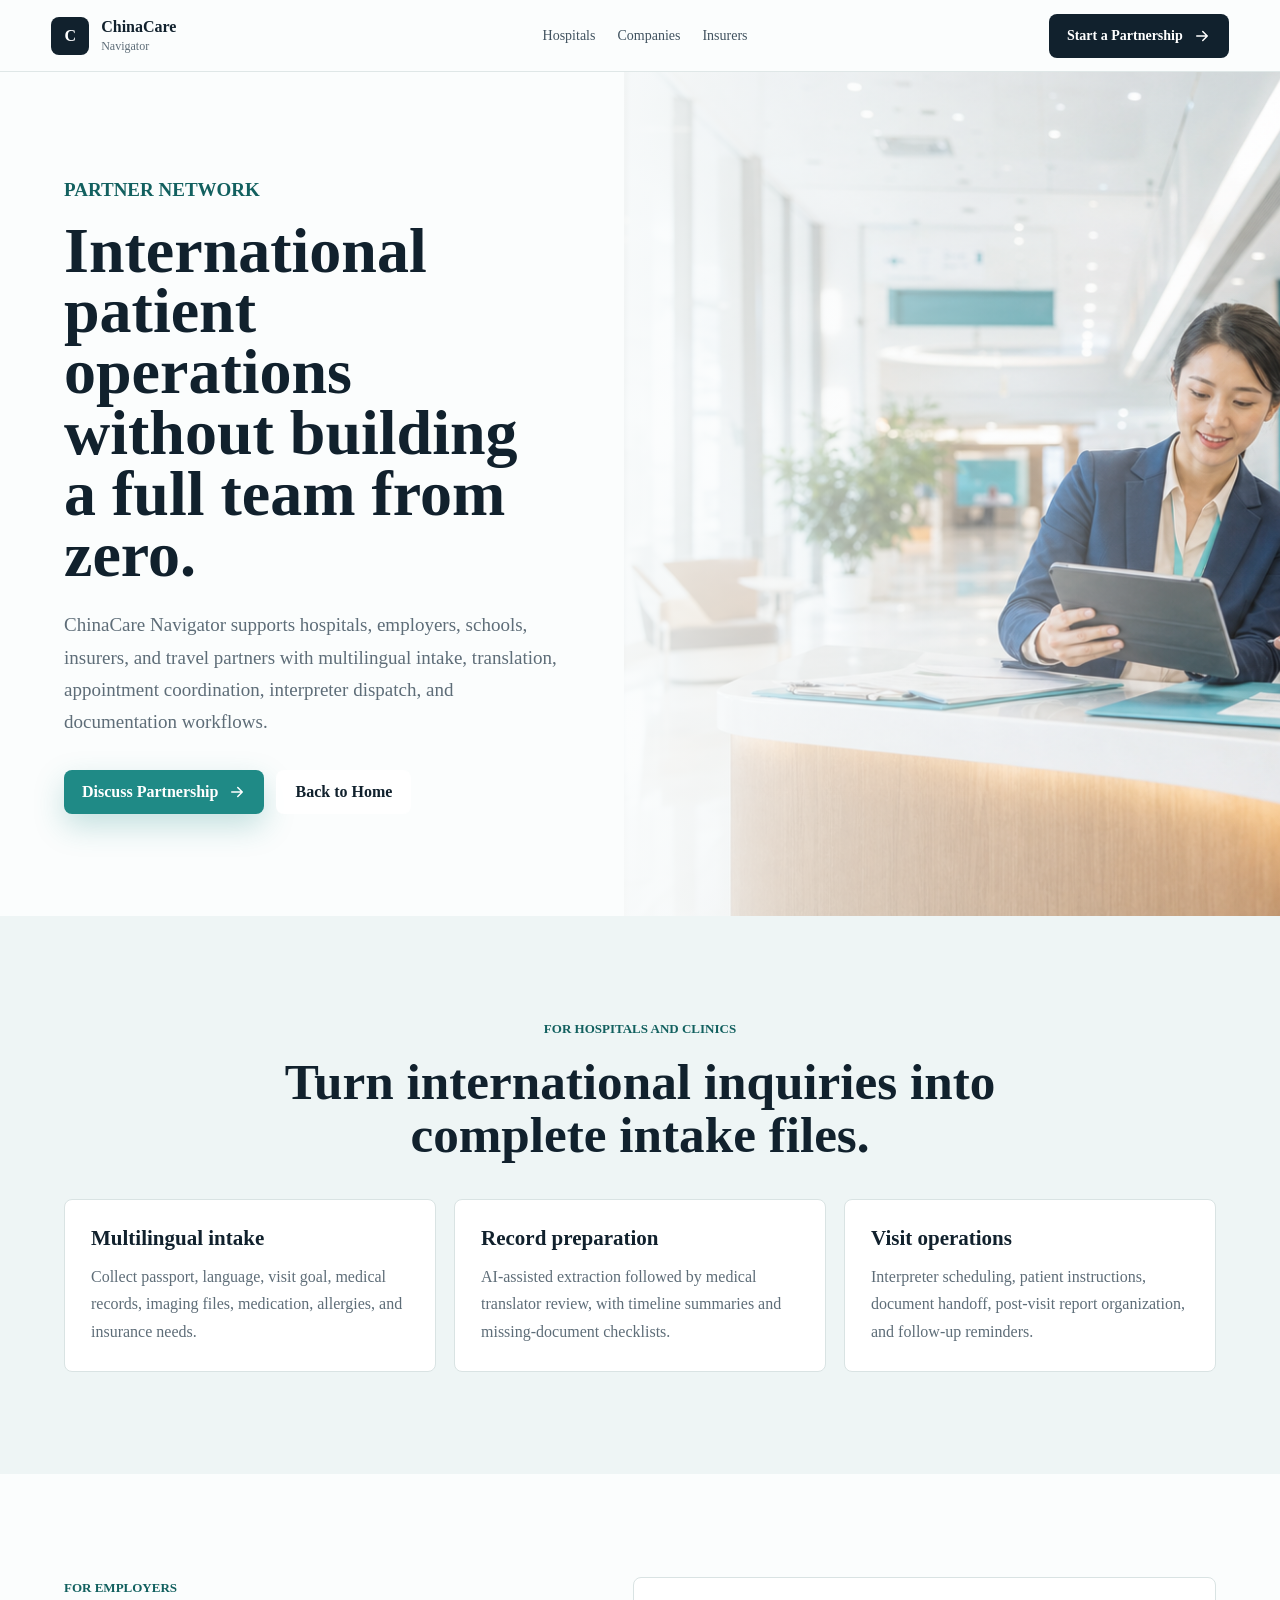
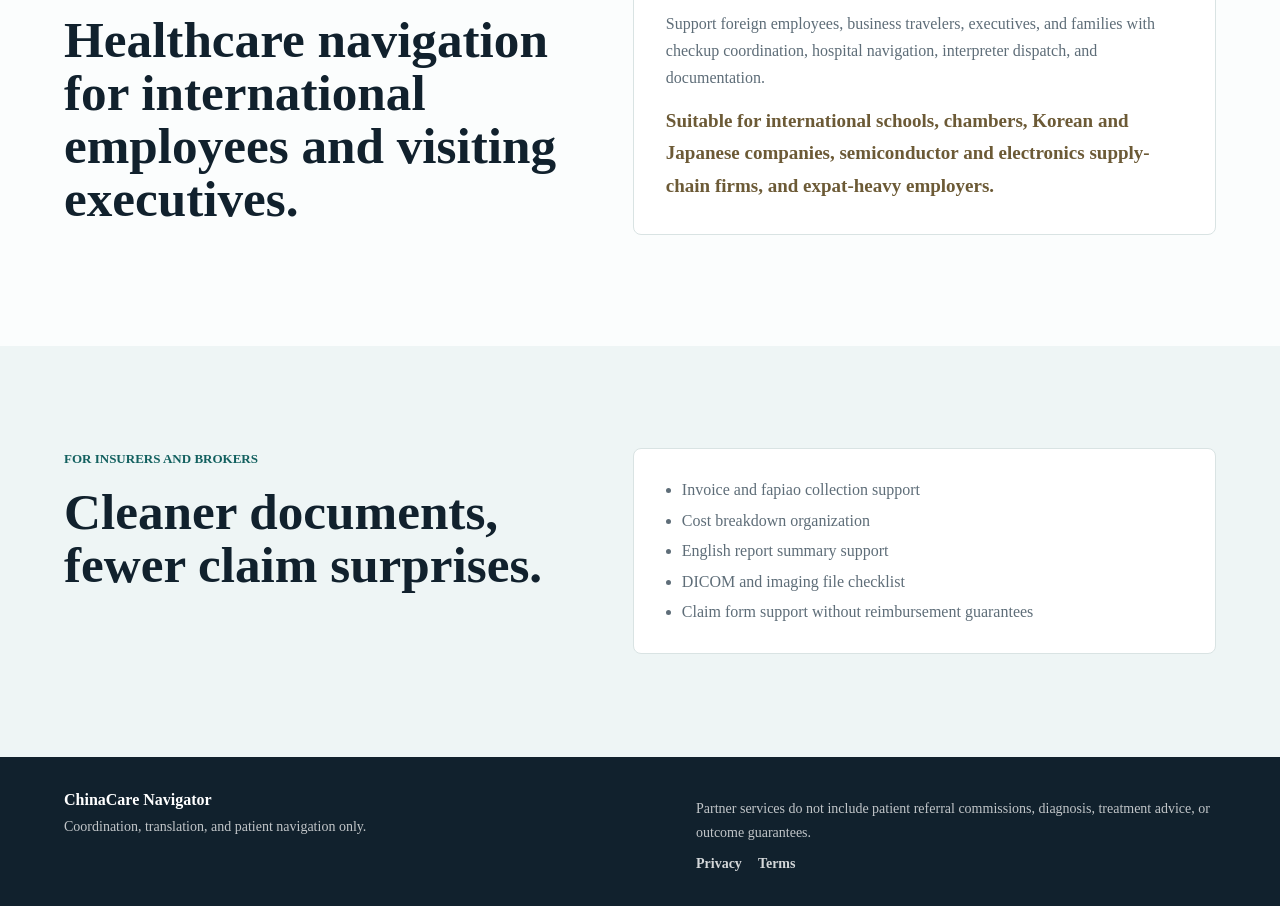
<file: pages/partners.html>
<!doctype html>
<html lang="en">
  <head>
    <meta charset="utf-8">
    <meta name="viewport" content="width=device-width, initial-scale=1">
    <title>Partner With ChinaCare Navigator | Hospitals, Employers, and Insurers</title>
    <meta name="description" content="Partner with ChinaCare Navigator for multilingual patient navigation, international patient intake, translation, and documentation support in China.">
    <link rel="stylesheet" href="../styles.css">
  </head>
  <body class="landing-page">
    <header class="site-header" data-elevated="false">
      <a class="brand" href="../index.html" aria-label="ChinaCare Navigator home">
        <span class="brand-mark" aria-hidden="true">C</span>
        <span><strong>ChinaCare</strong><small>Navigator</small></span>
      </a>
      <nav class="nav-links" aria-label="Partner navigation">
        <a href="#hospitals">Hospitals</a>
        <a href="#companies">Companies</a>
        <a href="#insurers">Insurers</a>
      </nav>
      <a class="header-cta" href="../index.html#contact"><span>Start a Partnership</span><svg viewBox="0 0 24 24" aria-hidden="true"><path d="M5 12h14m-6-6 6 6-6 6"></path></svg></a>
    </header>

    <main>
      <section class="landing-hero">
        <div class="landing-copy">
          <p class="eyebrow">Partner network</p>
          <h1>International patient operations without building a full team from zero.</h1>
          <p>
            ChinaCare Navigator supports hospitals, employers, schools, insurers, and travel partners with multilingual intake, translation, appointment coordination, interpreter dispatch, and documentation workflows.
          </p>
          <div class="hero-actions">
            <a class="button primary" href="../index.html#contact"><span>Discuss Partnership</span><svg viewBox="0 0 24 24" aria-hidden="true"><path d="M5 12h14m-6-6 6 6-6 6"></path></svg></a>
            <a class="button secondary" href="../index.html">Back to Home</a>
          </div>
        </div>
        <div class="landing-visual" aria-hidden="true">
          <img src="../assets/hero-concierge.png" alt="">
        </div>
      </section>

      <section class="landing-section band" id="hospitals">
        <div class="section-head">
          <p class="eyebrow">For hospitals and clinics</p>
          <h2>Turn international inquiries into complete intake files.</h2>
        </div>
        <div class="landing-grid">
          <article><h3>Multilingual intake</h3><p>Collect passport, language, visit goal, medical records, imaging files, medication, allergies, and insurance needs.</p></article>
          <article><h3>Record preparation</h3><p>AI-assisted extraction followed by medical translator review, with timeline summaries and missing-document checklists.</p></article>
          <article><h3>Visit operations</h3><p>Interpreter scheduling, patient instructions, document handoff, post-visit report organization, and follow-up reminders.</p></article>
        </div>
      </section>

      <section class="landing-section" id="companies">
        <div class="section-grid">
          <div><p class="eyebrow">For employers</p><h2>Healthcare navigation for international employees and visiting executives.</h2></div>
          <div class="feature-list">
            <p>Support foreign employees, business travelers, executives, and families with checkup coordination, hospital navigation, interpreter dispatch, and documentation.</p>
            <p class="fine-print">Suitable for international schools, chambers, Korean and Japanese companies, semiconductor and electronics supply-chain firms, and expat-heavy employers.</p>
          </div>
        </div>
      </section>

      <section class="landing-section band" id="insurers">
        <div class="section-grid">
          <div><p class="eyebrow">For insurers and brokers</p><h2>Cleaner documents, fewer claim surprises.</h2></div>
          <ul class="document-list">
            <li>Invoice and fapiao collection support</li>
            <li>Cost breakdown organization</li>
            <li>English report summary support</li>
            <li>DICOM and imaging file checklist</li>
            <li>Claim form support without reimbursement guarantees</li>
          </ul>
        </div>
      </section>
    </main>

    <footer class="site-footer">
      <div><strong>ChinaCare Navigator</strong><p>Coordination, translation, and patient navigation only.</p></div>
      <div class="footer-stack">
        <p>Partner services do not include patient referral commissions, diagnosis, treatment advice, or outcome guarantees.</p>
        <nav class="footer-links" aria-label="Footer links"><a href="privacy.html">Privacy</a><a href="terms.html">Terms</a></nav>
      </div>
    </footer>
    <script src="../script.js"></script>
  </body>
</html>
</file>
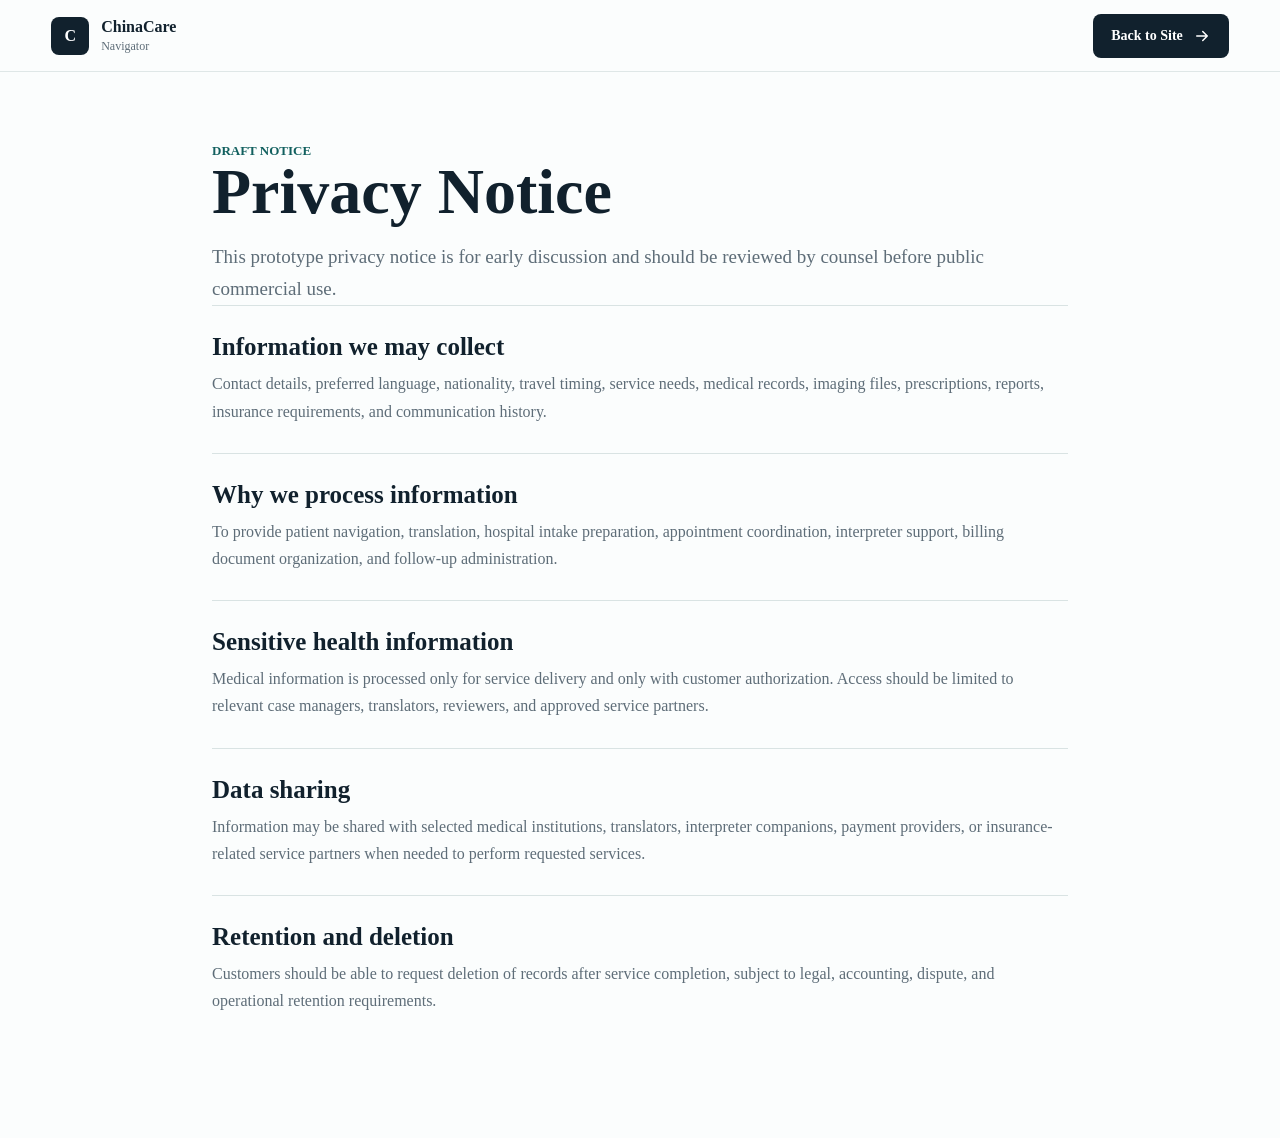
<file: pages/privacy.html>
<!doctype html>
<html lang="en">
  <head>
    <meta charset="utf-8">
    <meta name="viewport" content="width=device-width, initial-scale=1">
    <title>Privacy Notice | ChinaCare Navigator</title>
    <meta name="description" content="Privacy notice for ChinaCare Navigator prototype.">
    <link rel="stylesheet" href="../styles.css">
  </head>
  <body class="document-page">
    <header class="site-header" data-elevated="false">
      <a class="brand" href="../index.html" aria-label="ChinaCare Navigator home">
        <span class="brand-mark" aria-hidden="true">C</span>
        <span><strong>ChinaCare</strong><small>Navigator</small></span>
      </a>
      <a class="header-cta" href="../index.html"><span>Back to Site</span><svg viewBox="0 0 24 24" aria-hidden="true"><path d="M5 12h14m-6-6 6 6-6 6"></path></svg></a>
    </header>

    <main class="legal-layout">
      <p class="eyebrow">Draft notice</p>
      <h1>Privacy Notice</h1>
      <p class="legal-lead">This prototype privacy notice is for early discussion and should be reviewed by counsel before public commercial use.</p>

      <section>
        <h2>Information we may collect</h2>
        <p>Contact details, preferred language, nationality, travel timing, service needs, medical records, imaging files, prescriptions, reports, insurance requirements, and communication history.</p>
      </section>
      <section>
        <h2>Why we process information</h2>
        <p>To provide patient navigation, translation, hospital intake preparation, appointment coordination, interpreter support, billing document organization, and follow-up administration.</p>
      </section>
      <section>
        <h2>Sensitive health information</h2>
        <p>Medical information is processed only for service delivery and only with customer authorization. Access should be limited to relevant case managers, translators, reviewers, and approved service partners.</p>
      </section>
      <section>
        <h2>Data sharing</h2>
        <p>Information may be shared with selected medical institutions, translators, interpreter companions, payment providers, or insurance-related service partners when needed to perform requested services.</p>
      </section>
      <section>
        <h2>Retention and deletion</h2>
        <p>Customers should be able to request deletion of records after service completion, subject to legal, accounting, dispute, and operational retention requirements.</p>
      </section>
    </main>

    <script src="../script.js"></script>
  </body>
</html>
</file>
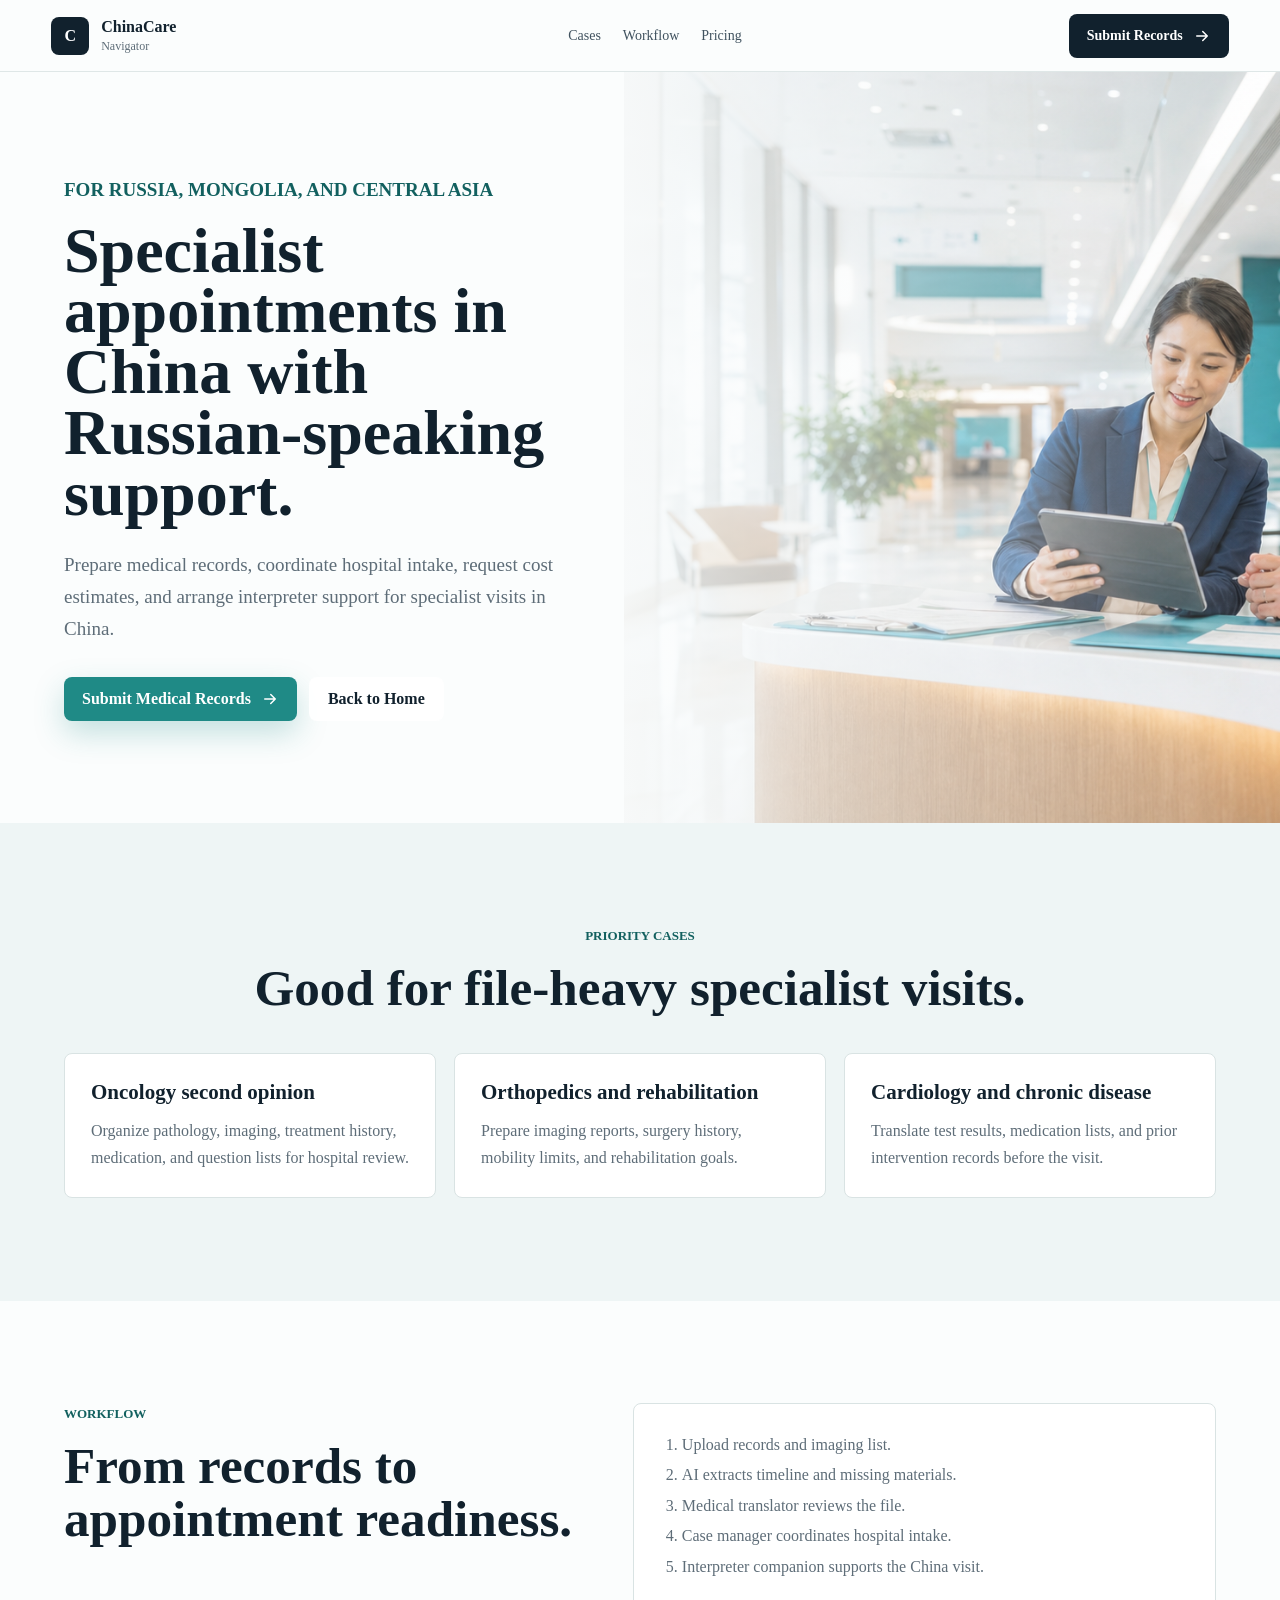
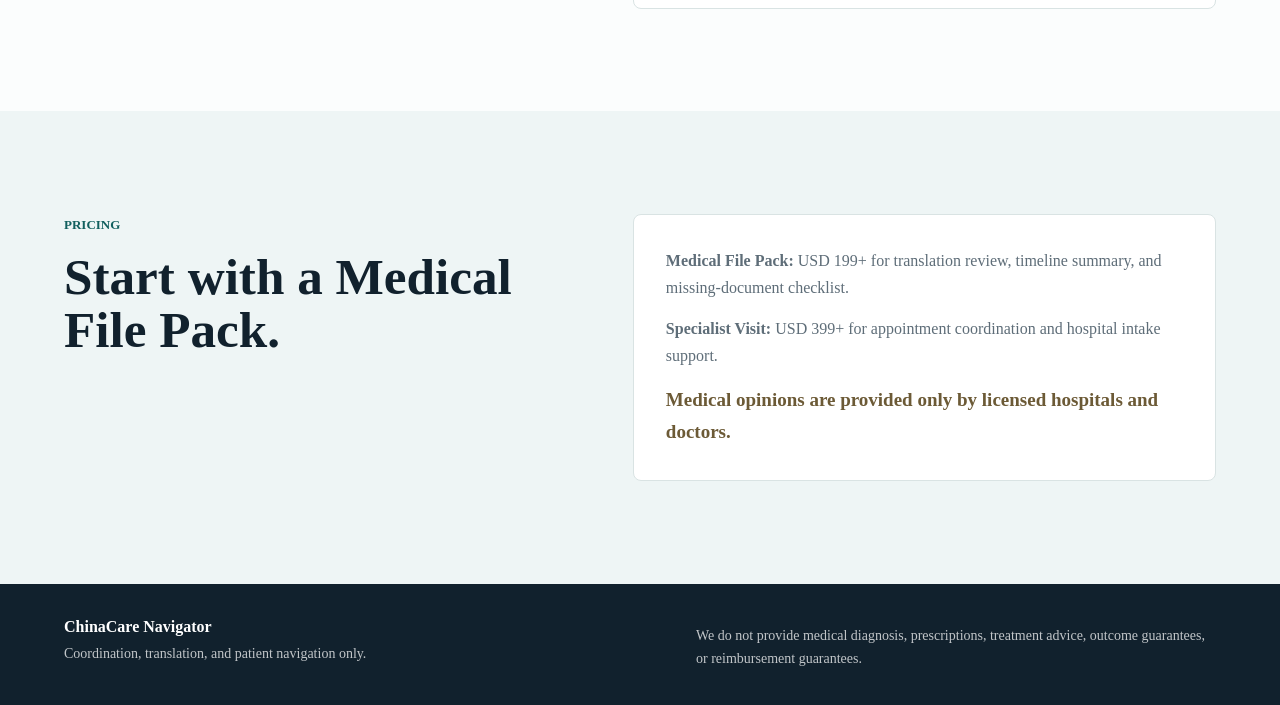
<file: pages/russian-specialist.html>
<!doctype html>
<html lang="en">
  <head>
    <meta charset="utf-8">
    <meta name="viewport" content="width=device-width, initial-scale=1">
    <title>Specialist Appointments in China | Russian-speaking Support</title>
    <meta name="description" content="Hospital appointment coordination, medical record preparation, and Russian-speaking interpreter support for patients traveling to China.">
    <link rel="stylesheet" href="../styles.css">
  </head>
  <body class="landing-page">
    <header class="site-header" data-elevated="false">
      <a class="brand" href="../index.html" aria-label="ChinaCare Navigator home">
        <span class="brand-mark" aria-hidden="true">C</span>
        <span><strong>ChinaCare</strong><small>Navigator</small></span>
      </a>
      <nav class="nav-links" aria-label="Landing navigation">
        <a href="#cases">Cases</a>
        <a href="#workflow">Workflow</a>
        <a href="#pricing">Pricing</a>
      </nav>
      <a class="header-cta" href="../index.html#contact"><span>Submit Records</span><svg viewBox="0 0 24 24" aria-hidden="true"><path d="M5 12h14m-6-6 6 6-6 6"></path></svg></a>
    </header>

    <main>
      <section class="landing-hero">
        <div class="landing-copy">
          <p class="eyebrow">For Russia, Mongolia, and Central Asia</p>
          <h1>Specialist appointments in China with Russian-speaking support.</h1>
          <p>
            Prepare medical records, coordinate hospital intake, request cost estimates, and arrange interpreter support for specialist visits in China.
          </p>
          <div class="hero-actions">
            <a class="button primary" href="../index.html#contact"><span>Submit Medical Records</span><svg viewBox="0 0 24 24" aria-hidden="true"><path d="M5 12h14m-6-6 6 6-6 6"></path></svg></a>
            <a class="button secondary" href="../index.html">Back to Home</a>
          </div>
        </div>
        <div class="landing-visual" aria-hidden="true">
          <img src="../assets/hero-concierge.png" alt="">
        </div>
      </section>

      <section class="landing-section band" id="cases">
        <div class="section-head">
          <p class="eyebrow">Priority cases</p>
          <h2>Good for file-heavy specialist visits.</h2>
        </div>
        <div class="landing-grid">
          <article><h3>Oncology second opinion</h3><p>Organize pathology, imaging, treatment history, medication, and question lists for hospital review.</p></article>
          <article><h3>Orthopedics and rehabilitation</h3><p>Prepare imaging reports, surgery history, mobility limits, and rehabilitation goals.</p></article>
          <article><h3>Cardiology and chronic disease</h3><p>Translate test results, medication lists, and prior intervention records before the visit.</p></article>
        </div>
      </section>

      <section class="landing-section" id="workflow">
        <div class="section-grid">
          <div><p class="eyebrow">Workflow</p><h2>From records to appointment readiness.</h2></div>
          <ol class="compact-steps">
            <li>Upload records and imaging list.</li>
            <li>AI extracts timeline and missing materials.</li>
            <li>Medical translator reviews the file.</li>
            <li>Case manager coordinates hospital intake.</li>
            <li>Interpreter companion supports the China visit.</li>
          </ol>
        </div>
      </section>

      <section class="landing-section band" id="pricing">
        <div class="section-grid">
          <div><p class="eyebrow">Pricing</p><h2>Start with a Medical File Pack.</h2></div>
          <div class="feature-list">
            <p><strong>Medical File Pack:</strong> USD 199+ for translation review, timeline summary, and missing-document checklist.</p>
            <p><strong>Specialist Visit:</strong> USD 399+ for appointment coordination and hospital intake support.</p>
            <p class="fine-print">Medical opinions are provided only by licensed hospitals and doctors.</p>
          </div>
        </div>
      </section>
    </main>

    <footer class="site-footer">
      <div><strong>ChinaCare Navigator</strong><p>Coordination, translation, and patient navigation only.</p></div>
      <p>We do not provide medical diagnosis, prescriptions, treatment advice, outcome guarantees, or reimbursement guarantees.</p>
    </footer>
    <script src="../script.js"></script>
  </body>
</html>
</file>
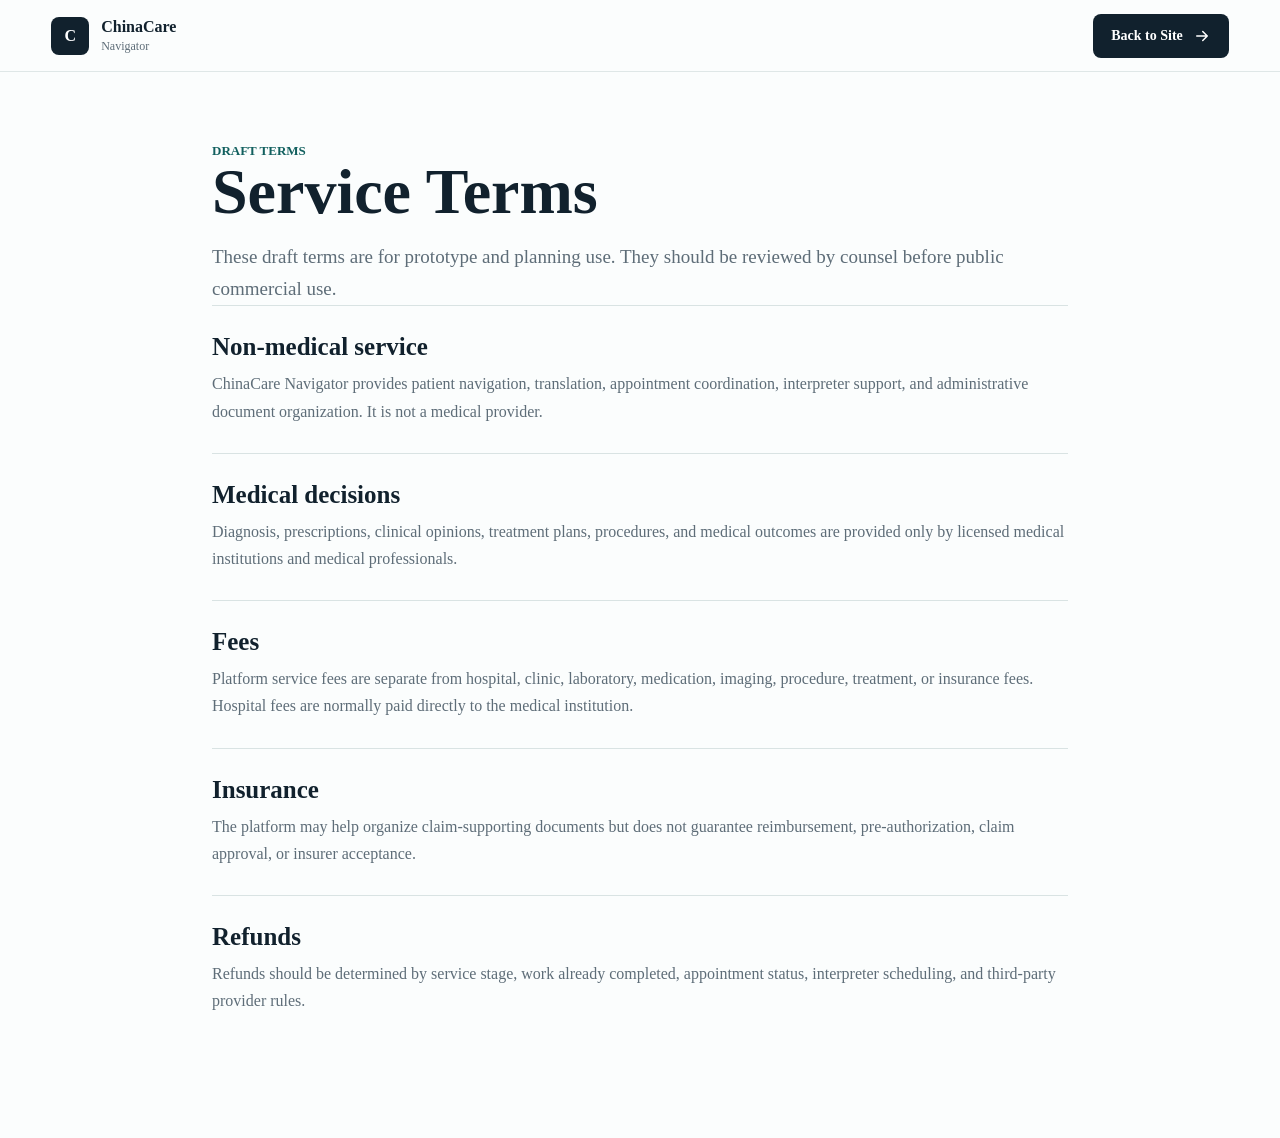
<file: pages/terms.html>
<!doctype html>
<html lang="en">
  <head>
    <meta charset="utf-8">
    <meta name="viewport" content="width=device-width, initial-scale=1">
    <title>Service Terms | ChinaCare Navigator</title>
    <meta name="description" content="Service terms draft for ChinaCare Navigator prototype.">
    <link rel="stylesheet" href="../styles.css">
  </head>
  <body class="document-page">
    <header class="site-header" data-elevated="false">
      <a class="brand" href="../index.html" aria-label="ChinaCare Navigator home">
        <span class="brand-mark" aria-hidden="true">C</span>
        <span><strong>ChinaCare</strong><small>Navigator</small></span>
      </a>
      <a class="header-cta" href="../index.html"><span>Back to Site</span><svg viewBox="0 0 24 24" aria-hidden="true"><path d="M5 12h14m-6-6 6 6-6 6"></path></svg></a>
    </header>

    <main class="legal-layout">
      <p class="eyebrow">Draft terms</p>
      <h1>Service Terms</h1>
      <p class="legal-lead">These draft terms are for prototype and planning use. They should be reviewed by counsel before public commercial use.</p>

      <section>
        <h2>Non-medical service</h2>
        <p>ChinaCare Navigator provides patient navigation, translation, appointment coordination, interpreter support, and administrative document organization. It is not a medical provider.</p>
      </section>
      <section>
        <h2>Medical decisions</h2>
        <p>Diagnosis, prescriptions, clinical opinions, treatment plans, procedures, and medical outcomes are provided only by licensed medical institutions and medical professionals.</p>
      </section>
      <section>
        <h2>Fees</h2>
        <p>Platform service fees are separate from hospital, clinic, laboratory, medication, imaging, procedure, treatment, or insurance fees. Hospital fees are normally paid directly to the medical institution.</p>
      </section>
      <section>
        <h2>Insurance</h2>
        <p>The platform may help organize claim-supporting documents but does not guarantee reimbursement, pre-authorization, claim approval, or insurer acceptance.</p>
      </section>
      <section>
        <h2>Refunds</h2>
        <p>Refunds should be determined by service stage, work already completed, appointment status, interpreter scheduling, and third-party provider rules.</p>
      </section>
    </main>

    <script src="../script.js"></script>
  </body>
</html>
</file>
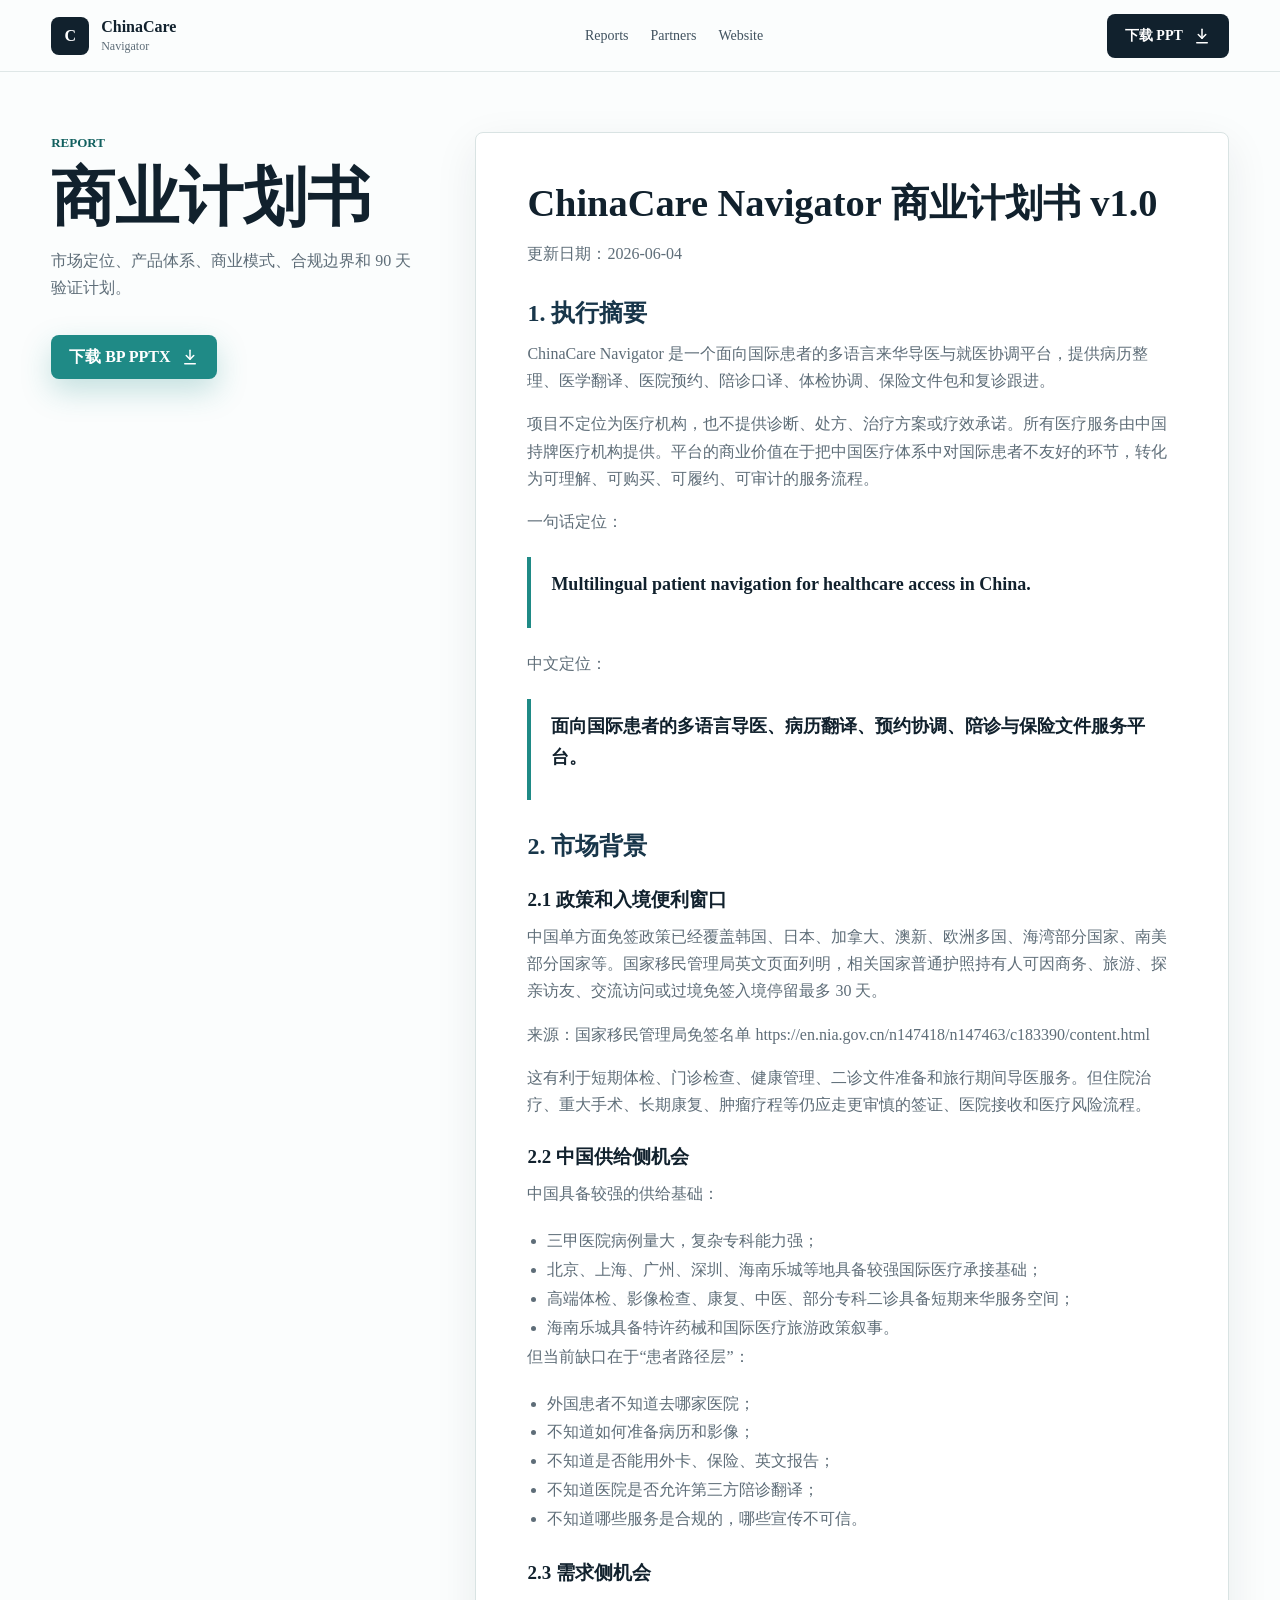
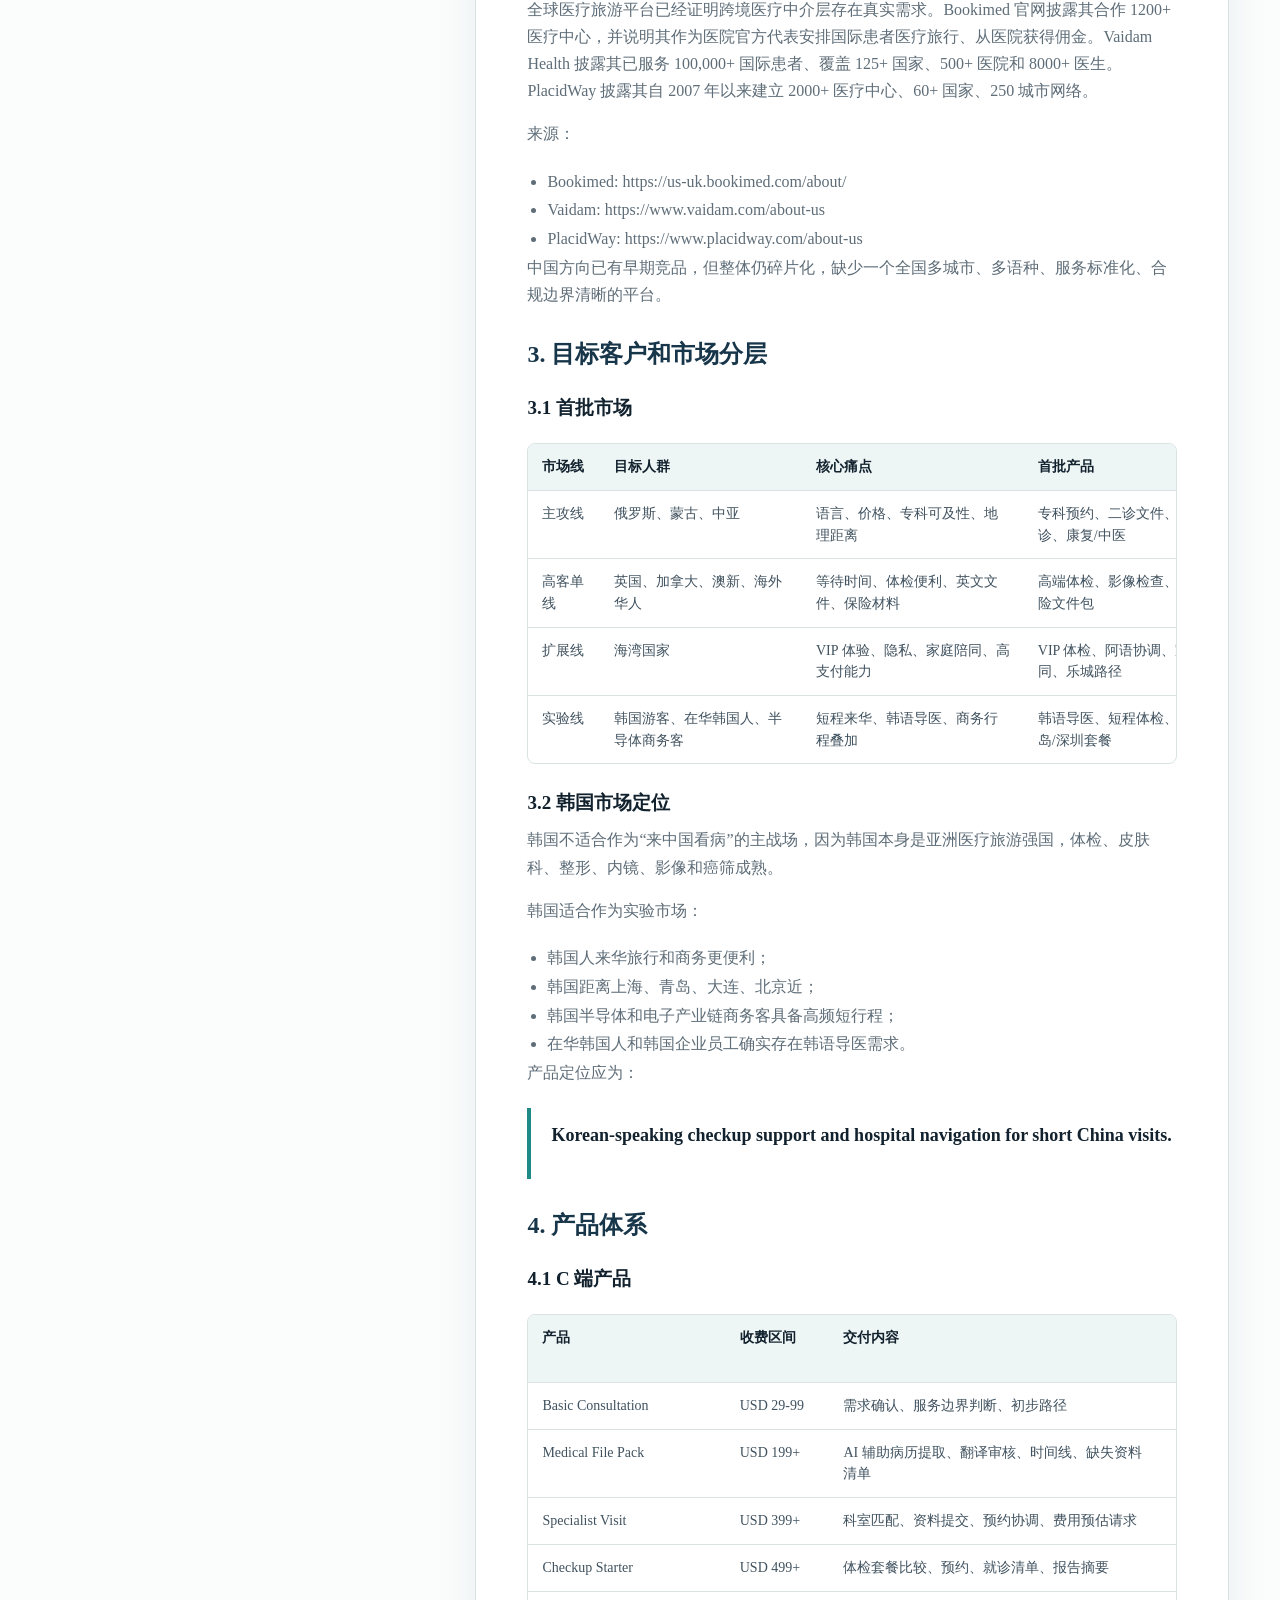
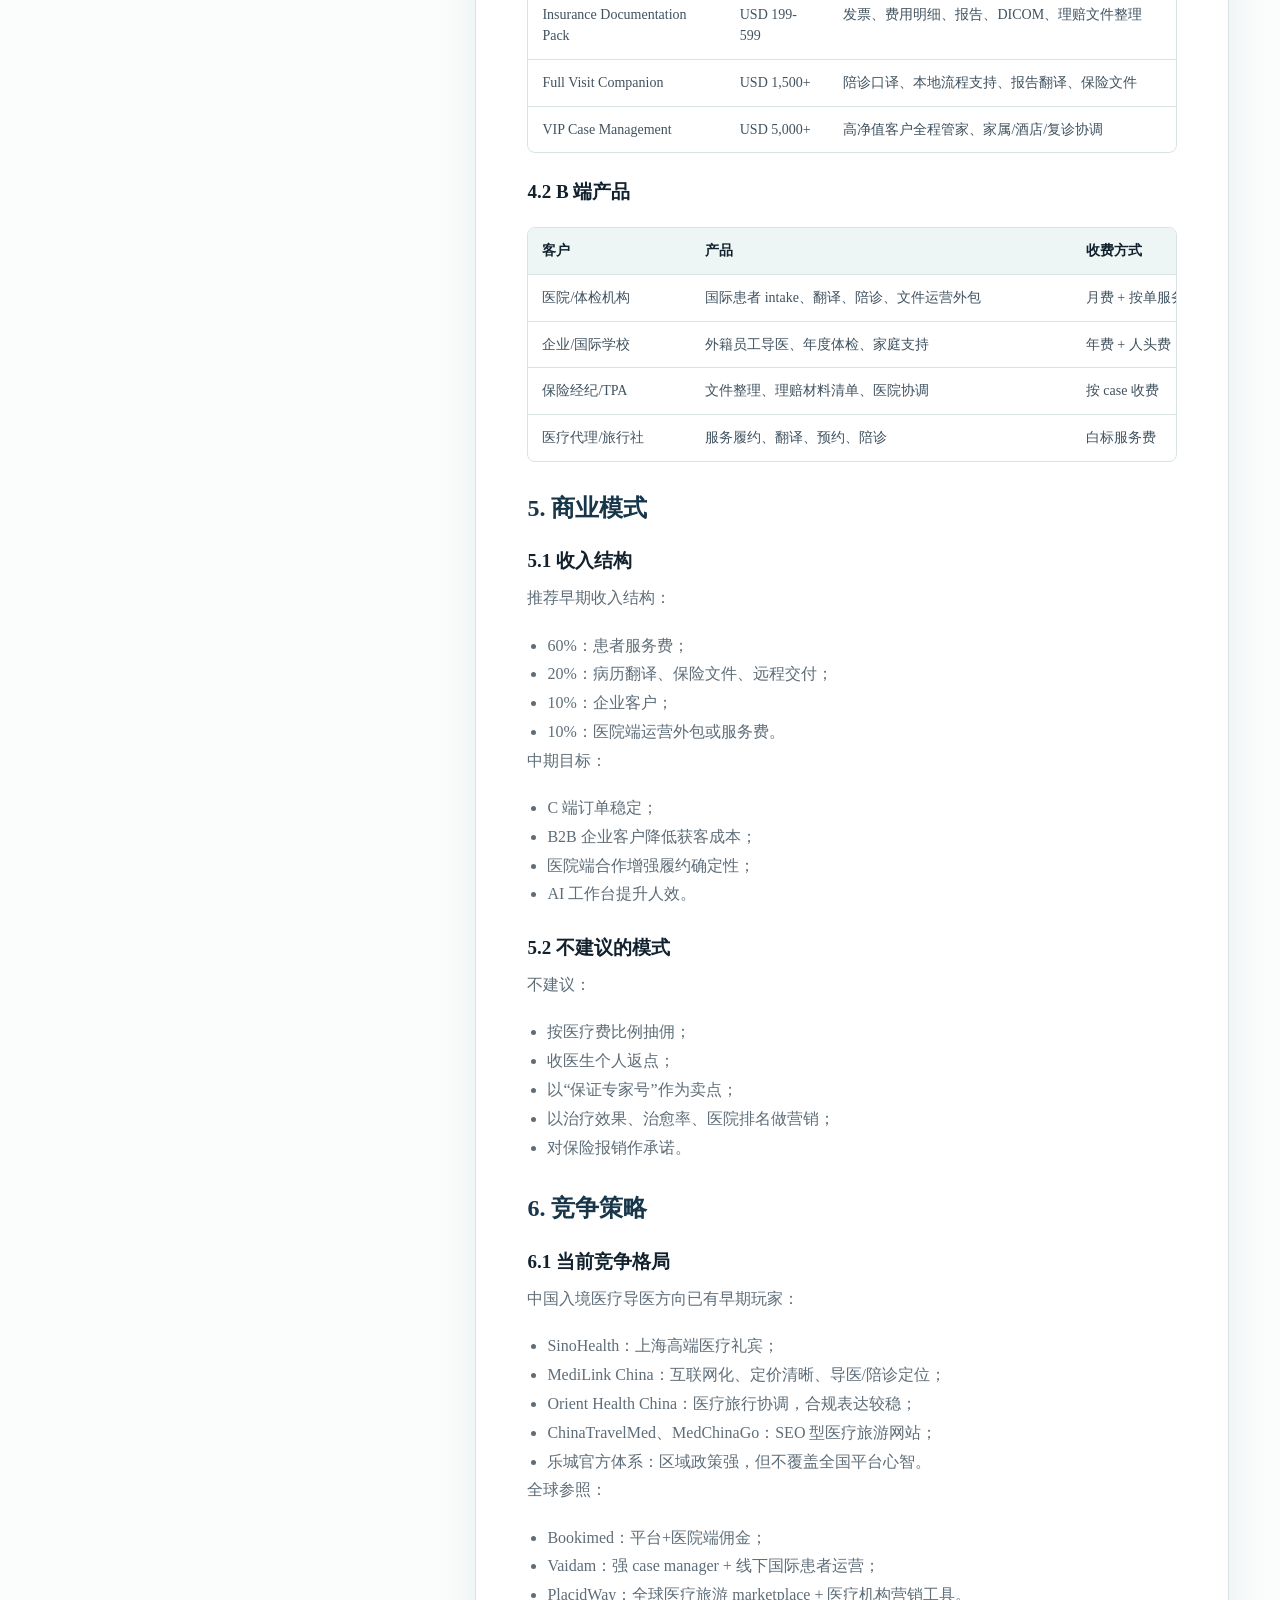
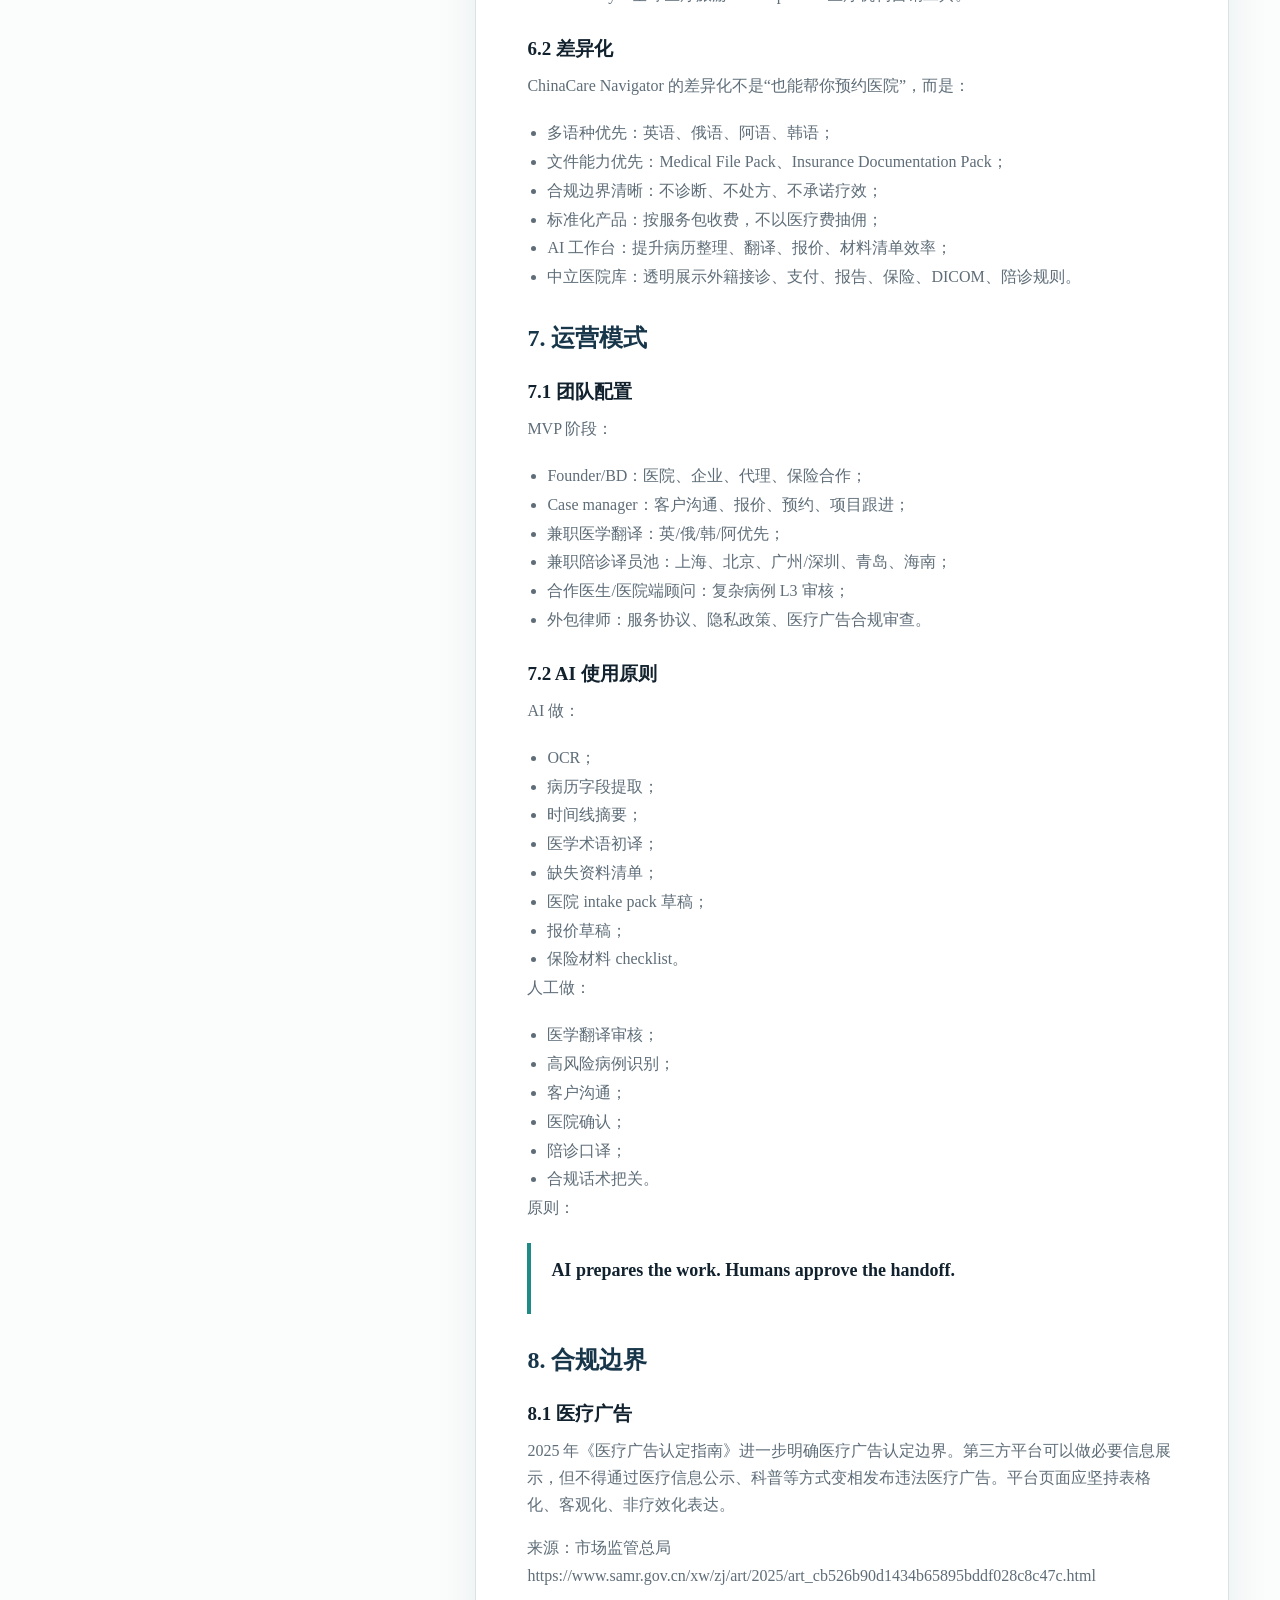
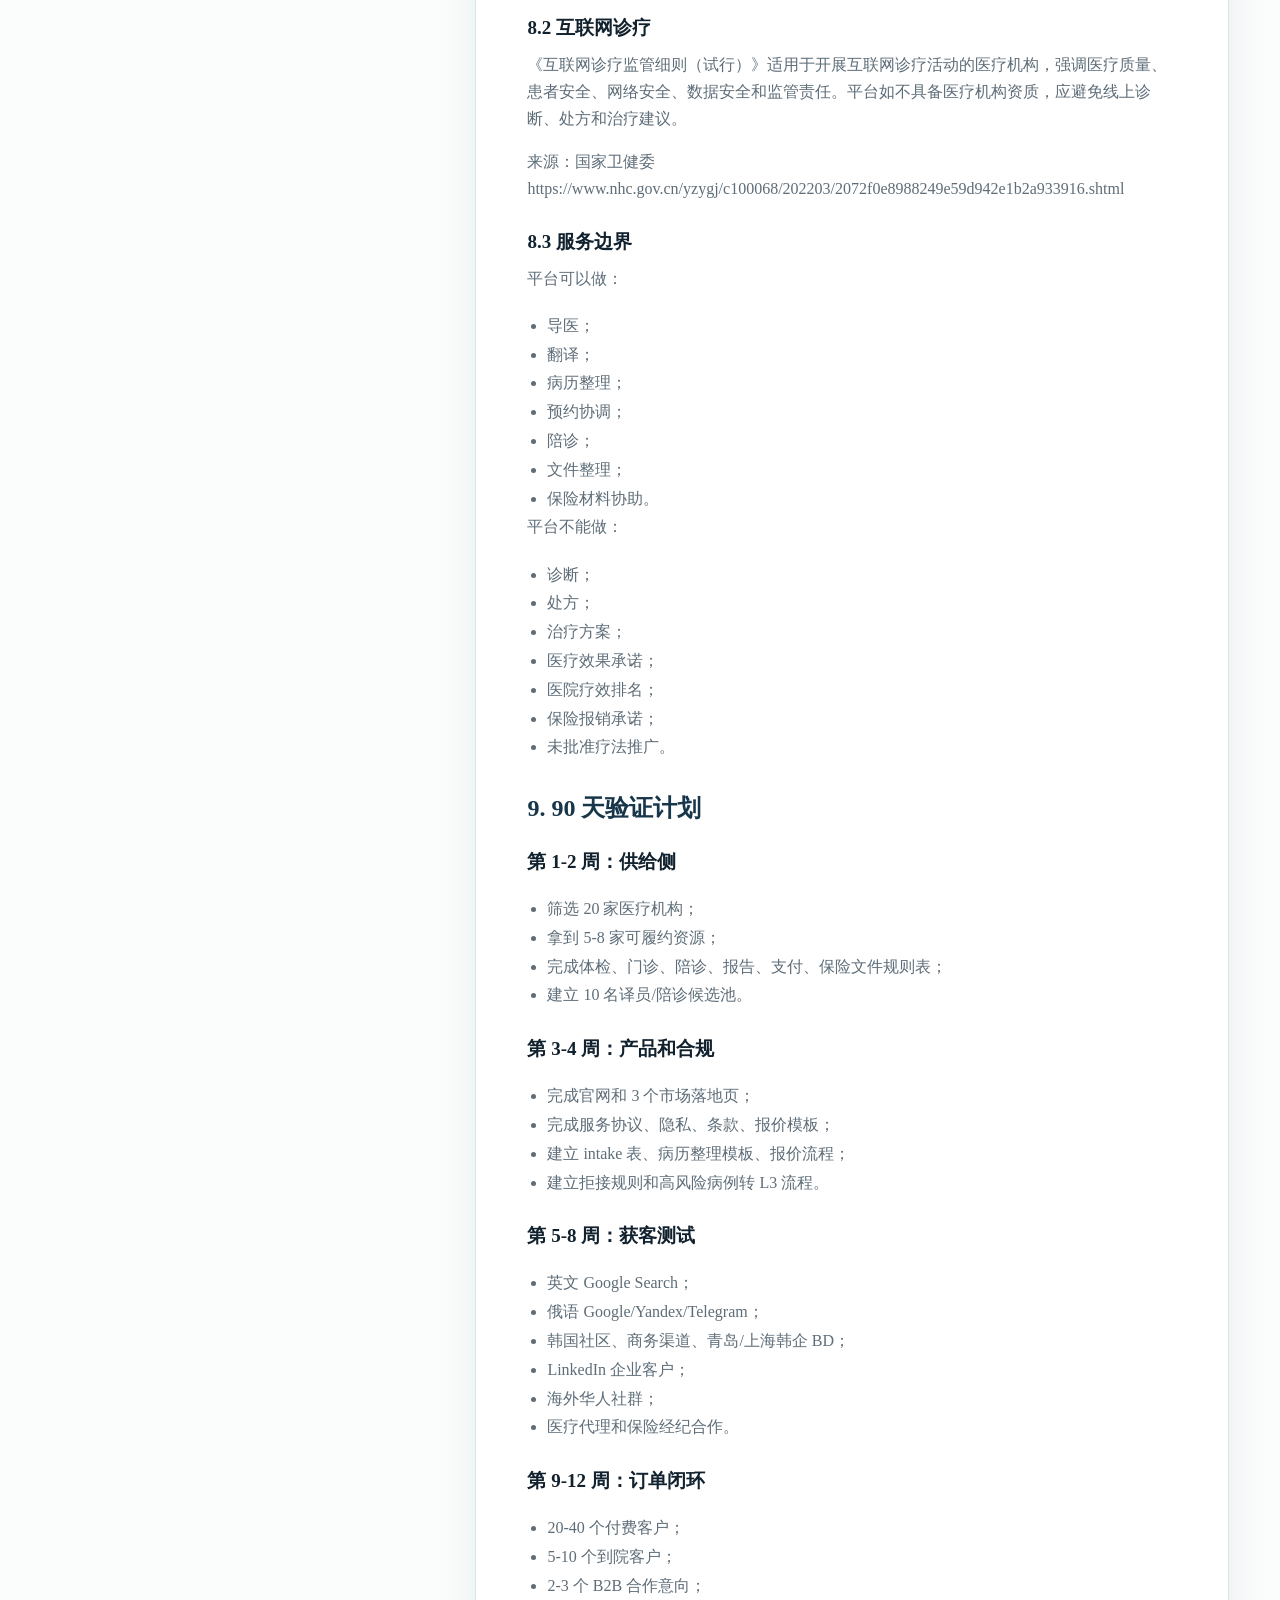
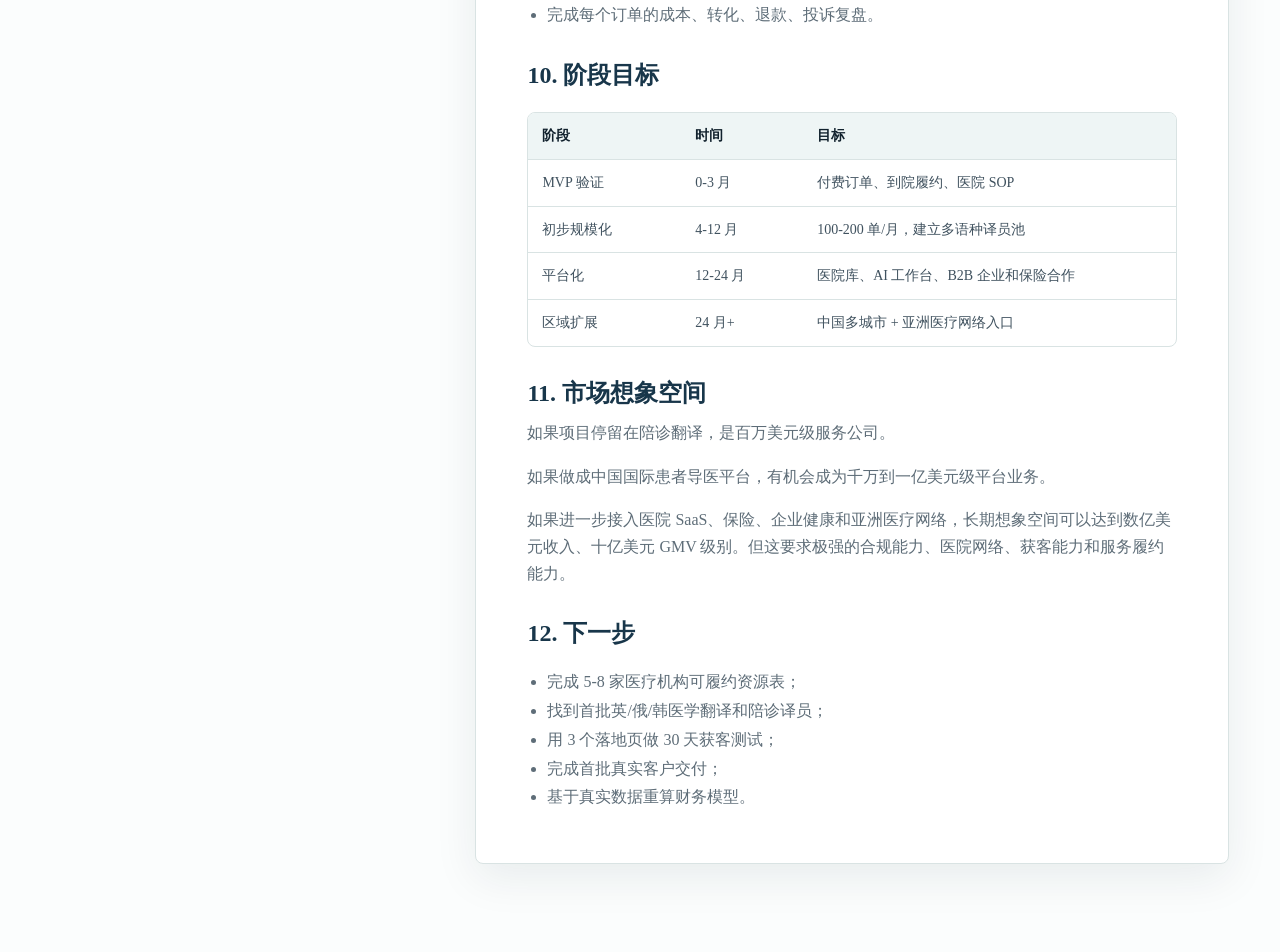
<file: reports/business-plan.html>
<!doctype html>
<html lang="zh-CN">
  <head>
    <meta charset="utf-8">
    <meta name="viewport" content="width=device-width, initial-scale=1">
    <title>商业计划书 | ChinaCare Navigator</title>
    <meta name="description" content="市场定位、产品体系、商业模式、合规边界和 90 天验证计划。">
    <link rel="stylesheet" href="../styles.css">
  </head>
  <body class="report-page">
    <header class="site-header" data-elevated="false">
      <a class="brand" href="../index.html" aria-label="ChinaCare Navigator home">
        <span class="brand-mark" aria-hidden="true">C</span>
        <span><strong>ChinaCare</strong><small>Navigator</small></span>
      </a>
      <nav class="nav-links" aria-label="Report navigation">
        <a href="index.html">Reports</a>
        <a href="../pages/partners.html">Partners</a>
        <a href="../index.html">Website</a>
      </nav>
      <a class="header-cta" href="../downloads/chinacare-navigator-bp.pptx" download>
        <span>下载 PPT</span>
        <svg viewBox="0 0 24 24" aria-hidden="true"><path d="M12 3v12"></path><path d="m7 10 5 5 5-5"></path><path d="M5 21h14"></path></svg>
      </a>
    </header>
    <main class="report-layout">
      <aside class="report-rail">
        <p class="eyebrow">Report</p>
        <h1>商业计划书</h1>
        <p>市场定位、产品体系、商业模式、合规边界和 90 天验证计划。</p>
        <a class="button primary report-download" href="../downloads/chinacare-navigator-bp.pptx" download>
          <span>下载 BP PPTX</span>
          <svg viewBox="0 0 24 24" aria-hidden="true"><path d="M12 3v12"></path><path d="m7 10 5 5 5-5"></path><path d="M5 21h14"></path></svg>
        </a>
      </aside>
      <article class="report-content">
        <h2>ChinaCare Navigator 商业计划书 v1.0</h2>
<p>更新日期：2026-06-04</p>
<h3>1. 执行摘要</h3>
<p>ChinaCare Navigator 是一个面向国际患者的多语言来华导医与就医协调平台，提供病历整理、医学翻译、医院预约、陪诊口译、体检协调、保险文件包和复诊跟进。</p>
<p>项目不定位为医疗机构，也不提供诊断、处方、治疗方案或疗效承诺。所有医疗服务由中国持牌医疗机构提供。平台的商业价值在于把中国医疗体系中对国际患者不友好的环节，转化为可理解、可购买、可履约、可审计的服务流程。</p>
<p>一句话定位：</p>
<blockquote><p>Multilingual patient navigation for healthcare access in China.</p></blockquote>
<p>中文定位：</p>
<blockquote><p>面向国际患者的多语言导医、病历翻译、预约协调、陪诊与保险文件服务平台。</p></blockquote>
<h3>2. 市场背景</h3>
<h4>2.1 政策和入境便利窗口</h4>
<p>中国单方面免签政策已经覆盖韩国、日本、加拿大、澳新、欧洲多国、海湾部分国家、南美部分国家等。国家移民管理局英文页面列明，相关国家普通护照持有人可因商务、旅游、探亲访友、交流访问或过境免签入境停留最多 30 天。</p>
<p>来源：国家移民管理局免签名单 https://en.nia.gov.cn/n147418/n147463/c183390/content.html</p>
<p>这有利于短期体检、门诊检查、健康管理、二诊文件准备和旅行期间导医服务。但住院治疗、重大手术、长期康复、肿瘤疗程等仍应走更审慎的签证、医院接收和医疗风险流程。</p>
<h4>2.2 中国供给侧机会</h4>
<p>中国具备较强的供给基础：</p>
<ul><li>三甲医院病例量大，复杂专科能力强；</li><li>北京、上海、广州、深圳、海南乐城等地具备较强国际医疗承接基础；</li><li>高端体检、影像检查、康复、中医、部分专科二诊具备短期来华服务空间；</li><li>海南乐城具备特许药械和国际医疗旅游政策叙事。</li></ul>
<p>但当前缺口在于“患者路径层”：</p>
<ul><li>外国患者不知道去哪家医院；</li><li>不知道如何准备病历和影像；</li><li>不知道是否能用外卡、保险、英文报告；</li><li>不知道医院是否允许第三方陪诊翻译；</li><li>不知道哪些服务是合规的，哪些宣传不可信。</li></ul>
<h4>2.3 需求侧机会</h4>
<p>全球医疗旅游平台已经证明跨境医疗中介层存在真实需求。Bookimed 官网披露其合作 1200+ 医疗中心，并说明其作为医院官方代表安排国际患者医疗旅行、从医院获得佣金。Vaidam Health 披露其已服务 100,000+ 国际患者、覆盖 125+ 国家、500+ 医院和 8000+ 医生。PlacidWay 披露其自 2007 年以来建立 2000+ 医疗中心、60+ 国家、250 城市网络。</p>
<p>来源：</p>
<ul><li>Bookimed: https://us-uk.bookimed.com/about/</li><li>Vaidam: https://www.vaidam.com/about-us</li><li>PlacidWay: https://www.placidway.com/about-us</li></ul>
<p>中国方向已有早期竞品，但整体仍碎片化，缺少一个全国多城市、多语种、服务标准化、合规边界清晰的平台。</p>
<h3>3. 目标客户和市场分层</h3>
<h4>3.1 首批市场</h4>
<div class="report-table-wrap"><table><thead><tr><th>市场线</th><th>目标人群</th><th>核心痛点</th><th>首批产品</th></tr></thead><tbody><tr><td>主攻线</td><td>俄罗斯、蒙古、中亚</td><td>语言、价格、专科可及性、地理距离</td><td>专科预约、二诊文件、俄语陪诊、康复/中医</td></tr><tr><td>高客单线</td><td>英国、加拿大、澳新、海外华人</td><td>等待时间、体检便利、英文文件、保险材料</td><td>高端体检、影像检查、二诊、保险文件包</td></tr><tr><td>扩展线</td><td>海湾国家</td><td>VIP 体验、隐私、家庭陪同、高支付能力</td><td>VIP 体检、阿语协调、家庭陪同、乐城路径</td></tr><tr><td>实验线</td><td>韩国游客、在华韩国人、半导体商务客</td><td>短程来华、韩语导医、商务行程叠加</td><td>韩语导医、短程体检、上海/青岛/深圳套餐</td></tr></tbody></table></div>
<h4>3.2 韩国市场定位</h4>
<p>韩国不适合作为“来中国看病”的主战场，因为韩国本身是亚洲医疗旅游强国，体检、皮肤科、整形、内镜、影像和癌筛成熟。</p>
<p>韩国适合作为实验市场：</p>
<ul><li>韩国人来华旅行和商务更便利；</li><li>韩国距离上海、青岛、大连、北京近；</li><li>韩国半导体和电子产业链商务客具备高频短行程；</li><li>在华韩国人和韩国企业员工确实存在韩语导医需求。</li></ul>
<p>产品定位应为：</p>
<blockquote><p>Korean-speaking checkup support and hospital navigation for short China visits.</p></blockquote>
<h3>4. 产品体系</h3>
<h4>4.1 C 端产品</h4>
<div class="report-table-wrap"><table><thead><tr><th>产品</th><th>收费区间</th><th>交付内容</th><th>毛利潜力</th></tr></thead><tbody><tr><td>Basic Consultation</td><td>USD 29-99</td><td>需求确认、服务边界判断、初步路径</td><td>高</td></tr><tr><td>Medical File Pack</td><td>USD 199+</td><td>AI 辅助病历提取、翻译审核、时间线、缺失资料清单</td><td>高</td></tr><tr><td>Specialist Visit</td><td>USD 399+</td><td>科室匹配、资料提交、预约协调、费用预估请求</td><td>中高</td></tr><tr><td>Checkup Starter</td><td>USD 499+</td><td>体检套餐比较、预约、就诊清单、报告摘要</td><td>中高</td></tr><tr><td>Insurance Documentation Pack</td><td>USD 199-599</td><td>发票、费用明细、报告、DICOM、理赔文件整理</td><td>高</td></tr><tr><td>Full Visit Companion</td><td>USD 1,500+</td><td>陪诊口译、本地流程支持、报告翻译、保险文件</td><td>中</td></tr><tr><td>VIP Case Management</td><td>USD 5,000+</td><td>高净值客户全程管家、家属/酒店/复诊协调</td><td>中高</td></tr></tbody></table></div>
<h4>4.2 B 端产品</h4>
<div class="report-table-wrap"><table><thead><tr><th>客户</th><th>产品</th><th>收费方式</th></tr></thead><tbody><tr><td>医院/体检机构</td><td>国际患者 intake、翻译、陪诊、文件运营外包</td><td>月费 + 按单服务费</td></tr><tr><td>企业/国际学校</td><td>外籍员工导医、年度体检、家庭支持</td><td>年费 + 人头费</td></tr><tr><td>保险经纪/TPA</td><td>文件整理、理赔材料清单、医院协调</td><td>按 case 收费</td></tr><tr><td>医疗代理/旅行社</td><td>服务履约、翻译、预约、陪诊</td><td>白标服务费</td></tr></tbody></table></div>
<h3>5. 商业模式</h3>
<h4>5.1 收入结构</h4>
<p>推荐早期收入结构：</p>
<ul><li>60%：患者服务费；</li><li>20%：病历翻译、保险文件、远程交付；</li><li>10%：企业客户；</li><li>10%：医院端运营外包或服务费。</li></ul>
<p>中期目标：</p>
<ul><li>C 端订单稳定；</li><li>B2B 企业客户降低获客成本；</li><li>医院端合作增强履约确定性；</li><li>AI 工作台提升人效。</li></ul>
<h4>5.2 不建议的模式</h4>
<p>不建议：</p>
<ul><li>按医疗费比例抽佣；</li><li>收医生个人返点；</li><li>以“保证专家号”作为卖点；</li><li>以治疗效果、治愈率、医院排名做营销；</li><li>对保险报销作承诺。</li></ul>
<h3>6. 竞争策略</h3>
<h4>6.1 当前竞争格局</h4>
<p>中国入境医疗导医方向已有早期玩家：</p>
<ul><li>SinoHealth：上海高端医疗礼宾；</li><li>MediLink China：互联网化、定价清晰、导医/陪诊定位；</li><li>Orient Health China：医疗旅行协调，合规表达较稳；</li><li>ChinaTravelMed、MedChinaGo：SEO 型医疗旅游网站；</li><li>乐城官方体系：区域政策强，但不覆盖全国平台心智。</li></ul>
<p>全球参照：</p>
<ul><li>Bookimed：平台+医院端佣金；</li><li>Vaidam：强 case manager + 线下国际患者运营；</li><li>PlacidWay：全球医疗旅游 marketplace + 医疗机构营销工具。</li></ul>
<h4>6.2 差异化</h4>
<p>ChinaCare Navigator 的差异化不是“也能帮你预约医院”，而是：</p>
<ul><li>多语种优先：英语、俄语、阿语、韩语；</li><li>文件能力优先：Medical File Pack、Insurance Documentation Pack；</li><li>合规边界清晰：不诊断、不处方、不承诺疗效；</li><li>标准化产品：按服务包收费，不以医疗费抽佣；</li><li>AI 工作台：提升病历整理、翻译、报价、材料清单效率；</li><li>中立医院库：透明展示外籍接诊、支付、报告、保险、DICOM、陪诊规则。</li></ul>
<h3>7. 运营模式</h3>
<h4>7.1 团队配置</h4>
<p>MVP 阶段：</p>
<ul><li>Founder/BD：医院、企业、代理、保险合作；</li><li>Case manager：客户沟通、报价、预约、项目跟进；</li><li>兼职医学翻译：英/俄/韩/阿优先；</li><li>兼职陪诊译员池：上海、北京、广州/深圳、青岛、海南；</li><li>合作医生/医院端顾问：复杂病例 L3 审核；</li><li>外包律师：服务协议、隐私政策、医疗广告合规审查。</li></ul>
<h4>7.2 AI 使用原则</h4>
<p>AI 做：</p>
<ul><li>OCR；</li><li>病历字段提取；</li><li>时间线摘要；</li><li>医学术语初译；</li><li>缺失资料清单；</li><li>医院 intake pack 草稿；</li><li>报价草稿；</li><li>保险材料 checklist。</li></ul>
<p>人工做：</p>
<ul><li>医学翻译审核；</li><li>高风险病例识别；</li><li>客户沟通；</li><li>医院确认；</li><li>陪诊口译；</li><li>合规话术把关。</li></ul>
<p>原则：</p>
<blockquote><p>AI prepares the work. Humans approve the handoff.</p></blockquote>
<h3>8. 合规边界</h3>
<h4>8.1 医疗广告</h4>
<p>2025 年《医疗广告认定指南》进一步明确医疗广告认定边界。第三方平台可以做必要信息展示，但不得通过医疗信息公示、科普等方式变相发布违法医疗广告。平台页面应坚持表格化、客观化、非疗效化表达。</p>
<p>来源：市场监管总局 https://www.samr.gov.cn/xw/zj/art/2025/art_cb526b90d1434b65895bddf028c8c47c.html</p>
<h4>8.2 互联网诊疗</h4>
<p>《互联网诊疗监管细则（试行）》适用于开展互联网诊疗活动的医疗机构，强调医疗质量、患者安全、网络安全、数据安全和监管责任。平台如不具备医疗机构资质，应避免线上诊断、处方和治疗建议。</p>
<p>来源：国家卫健委 https://www.nhc.gov.cn/yzygj/c100068/202203/2072f0e8988249e59d942e1b2a933916.shtml</p>
<h4>8.3 服务边界</h4>
<p>平台可以做：</p>
<ul><li>导医；</li><li>翻译；</li><li>病历整理；</li><li>预约协调；</li><li>陪诊；</li><li>文件整理；</li><li>保险材料协助。</li></ul>
<p>平台不能做：</p>
<ul><li>诊断；</li><li>处方；</li><li>治疗方案；</li><li>医疗效果承诺；</li><li>医院疗效排名；</li><li>保险报销承诺；</li><li>未批准疗法推广。</li></ul>
<h3>9. 90 天验证计划</h3>
<h4>第 1-2 周：供给侧</h4>
<ul><li>筛选 20 家医疗机构；</li><li>拿到 5-8 家可履约资源；</li><li>完成体检、门诊、陪诊、报告、支付、保险文件规则表；</li><li>建立 10 名译员/陪诊候选池。</li></ul>
<h4>第 3-4 周：产品和合规</h4>
<ul><li>完成官网和 3 个市场落地页；</li><li>完成服务协议、隐私、条款、报价模板；</li><li>建立 intake 表、病历整理模板、报价流程；</li><li>建立拒接规则和高风险病例转 L3 流程。</li></ul>
<h4>第 5-8 周：获客测试</h4>
<ul><li>英文 Google Search；</li><li>俄语 Google/Yandex/Telegram；</li><li>韩国社区、商务渠道、青岛/上海韩企 BD；</li><li>LinkedIn 企业客户；</li><li>海外华人社群；</li><li>医疗代理和保险经纪合作。</li></ul>
<h4>第 9-12 周：订单闭环</h4>
<ul><li>20-40 个付费客户；</li><li>5-10 个到院客户；</li><li>2-3 个 B2B 合作意向；</li><li>完成每个订单的成本、转化、退款、投诉复盘。</li></ul>
<h3>10. 阶段目标</h3>
<div class="report-table-wrap"><table><thead><tr><th>阶段</th><th>时间</th><th>目标</th></tr></thead><tbody><tr><td>MVP 验证</td><td>0-3 月</td><td>付费订单、到院履约、医院 SOP</td></tr><tr><td>初步规模化</td><td>4-12 月</td><td>100-200 单/月，建立多语种译员池</td></tr><tr><td>平台化</td><td>12-24 月</td><td>医院库、AI 工作台、B2B 企业和保险合作</td></tr><tr><td>区域扩展</td><td>24 月+</td><td>中国多城市 + 亚洲医疗网络入口</td></tr></tbody></table></div>
<h3>11. 市场想象空间</h3>
<p>如果项目停留在陪诊翻译，是百万美元级服务公司。</p>
<p>如果做成中国国际患者导医平台，有机会成为千万到一亿美元级平台业务。</p>
<p>如果进一步接入医院 SaaS、保险、企业健康和亚洲医疗网络，长期想象空间可以达到数亿美元收入、十亿美元 GMV 级别。但这要求极强的合规能力、医院网络、获客能力和服务履约能力。</p>
<h3>12. 下一步</h3>
<ul><li>完成 5-8 家医疗机构可履约资源表；</li><li>找到首批英/俄/韩医学翻译和陪诊译员；</li><li>用 3 个落地页做 30 天获客测试；</li><li>完成首批真实客户交付；</li><li>基于真实数据重算财务模型。</li></ul>
      </article>
    </main>
    <script src="../script.js"></script>
  </body>
</html>
</file>
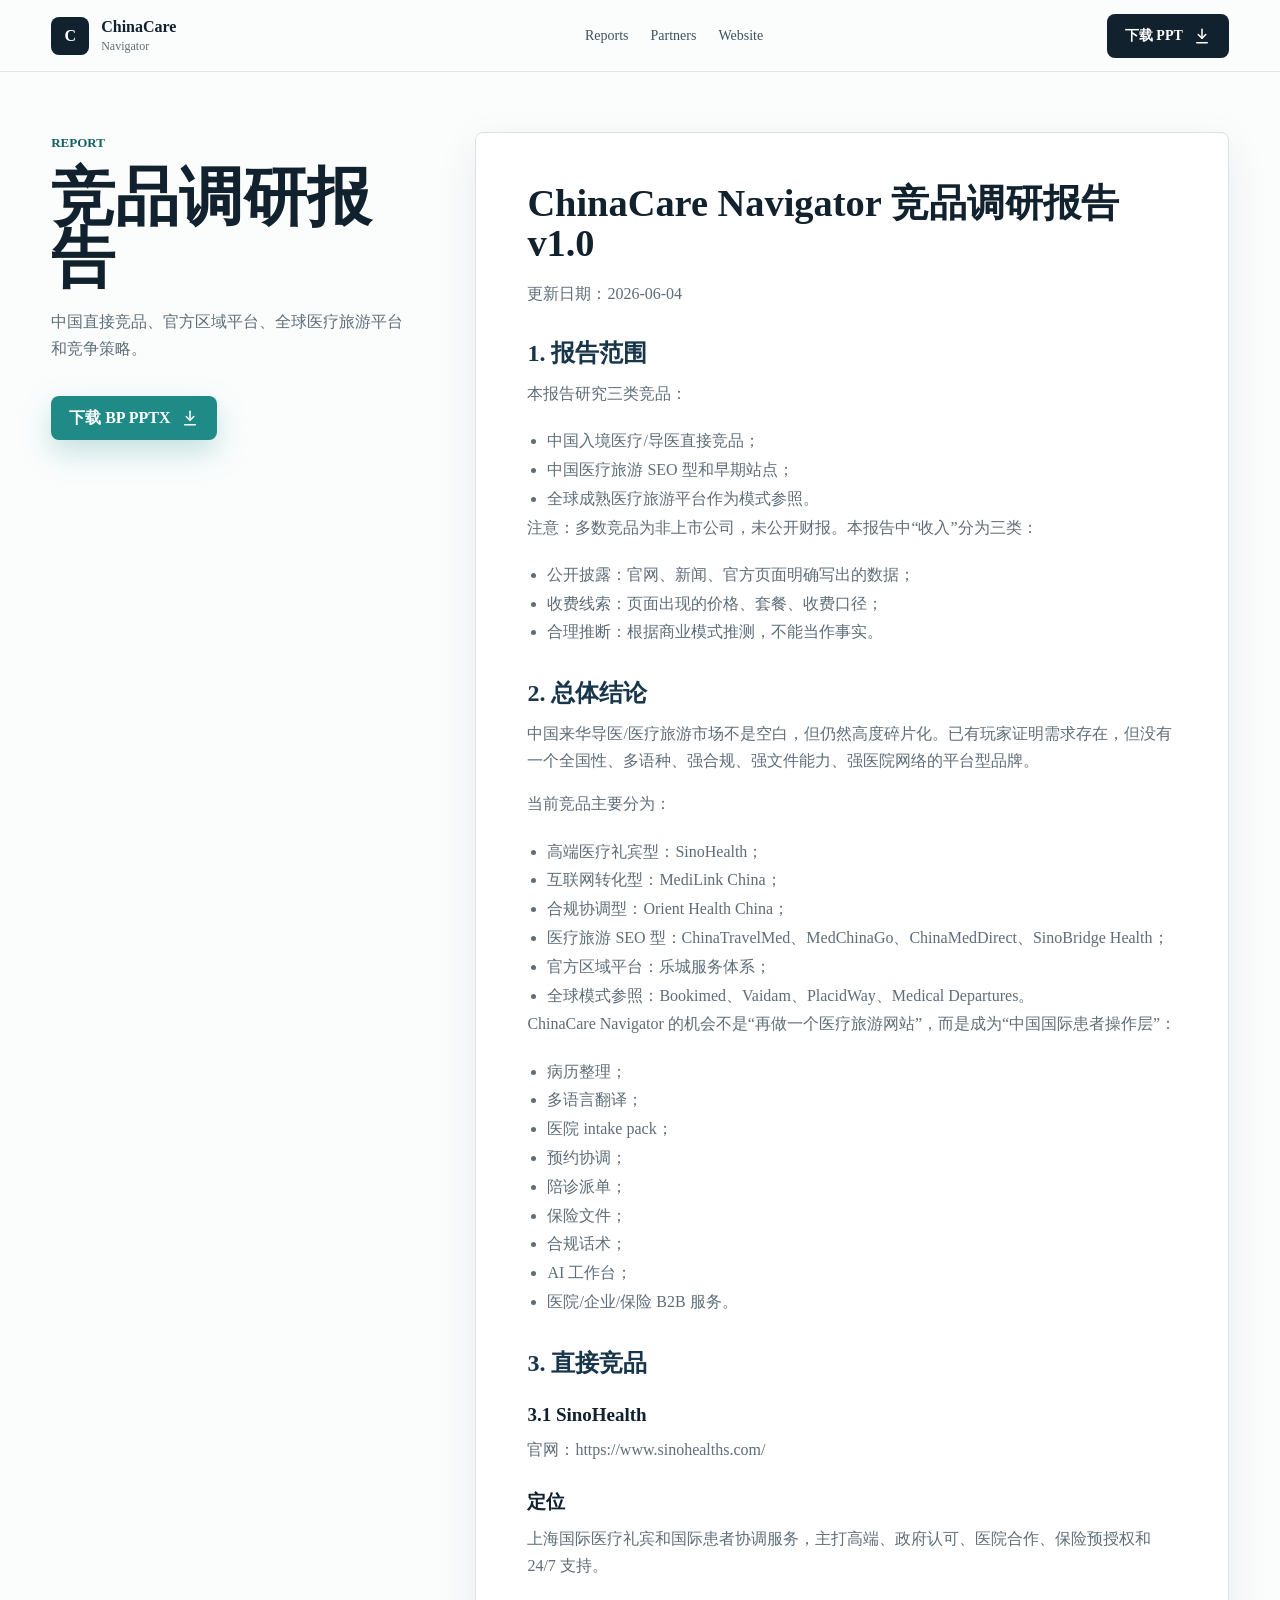
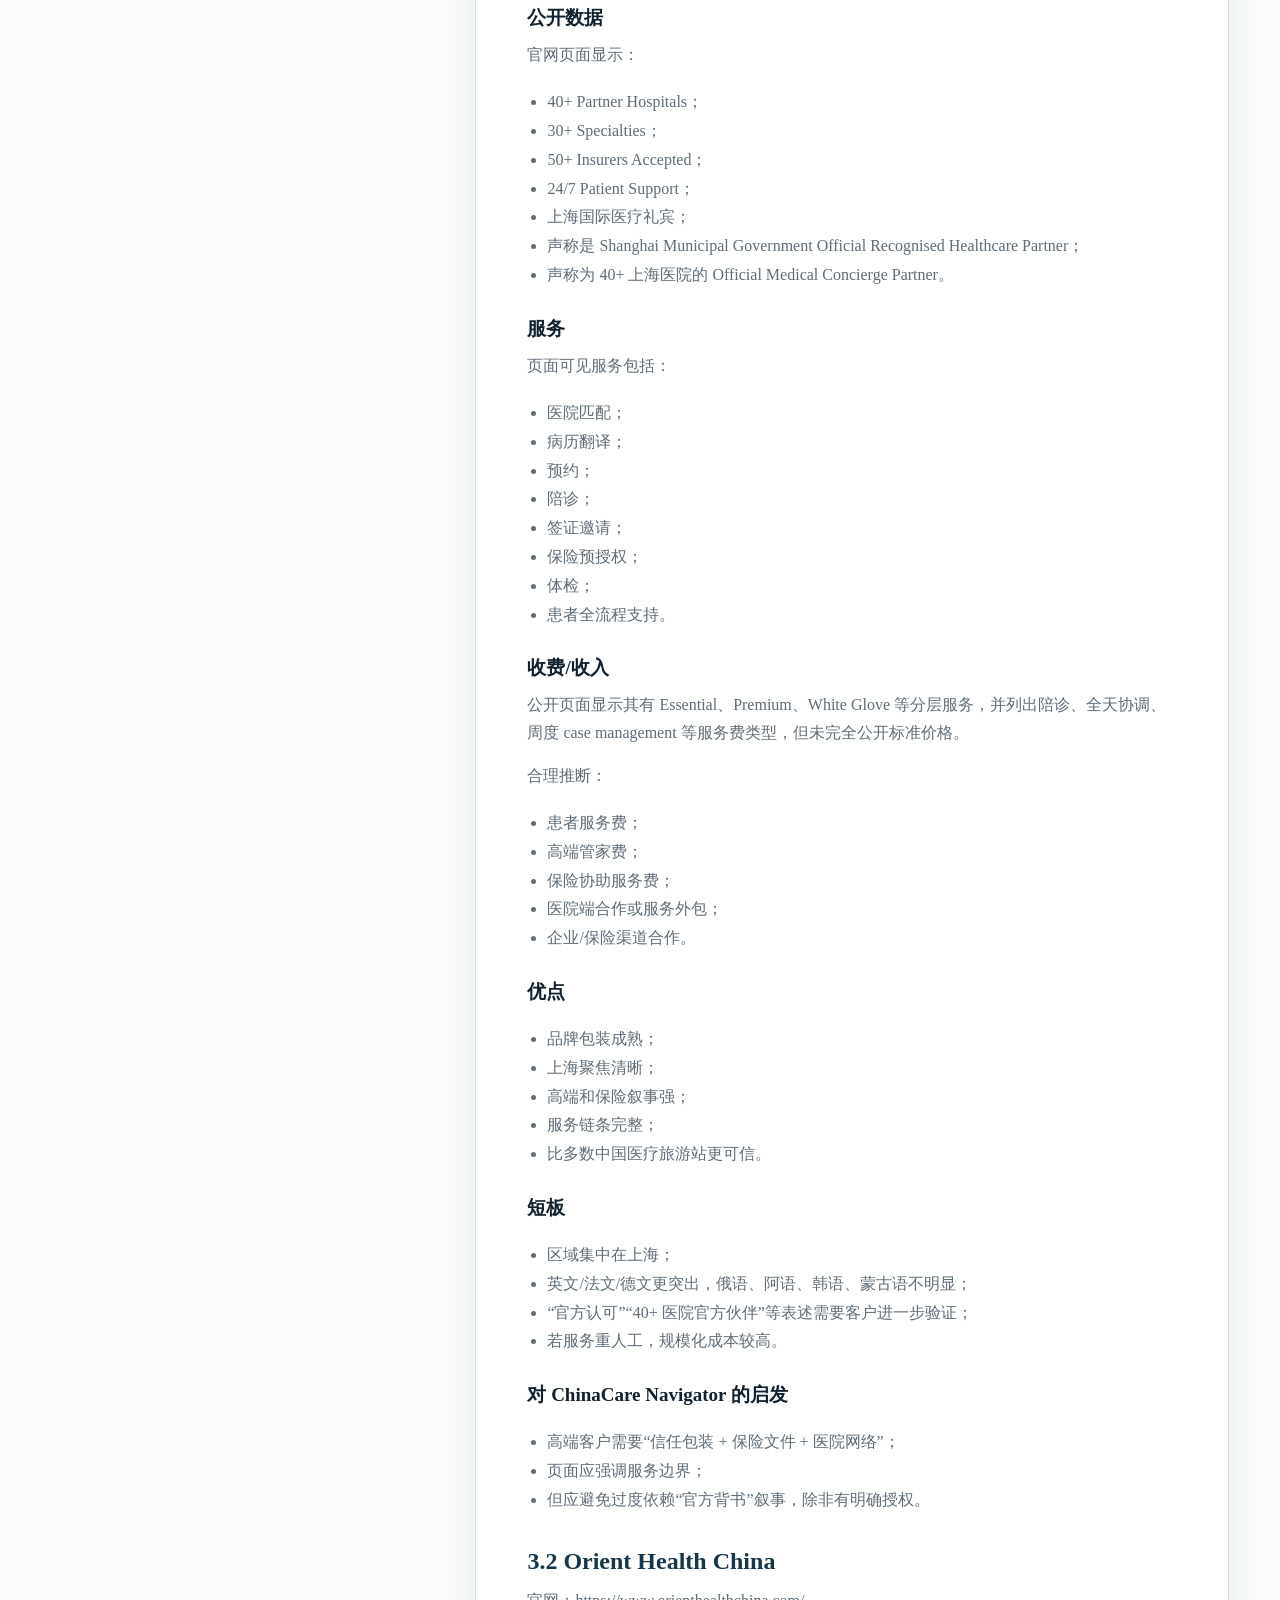
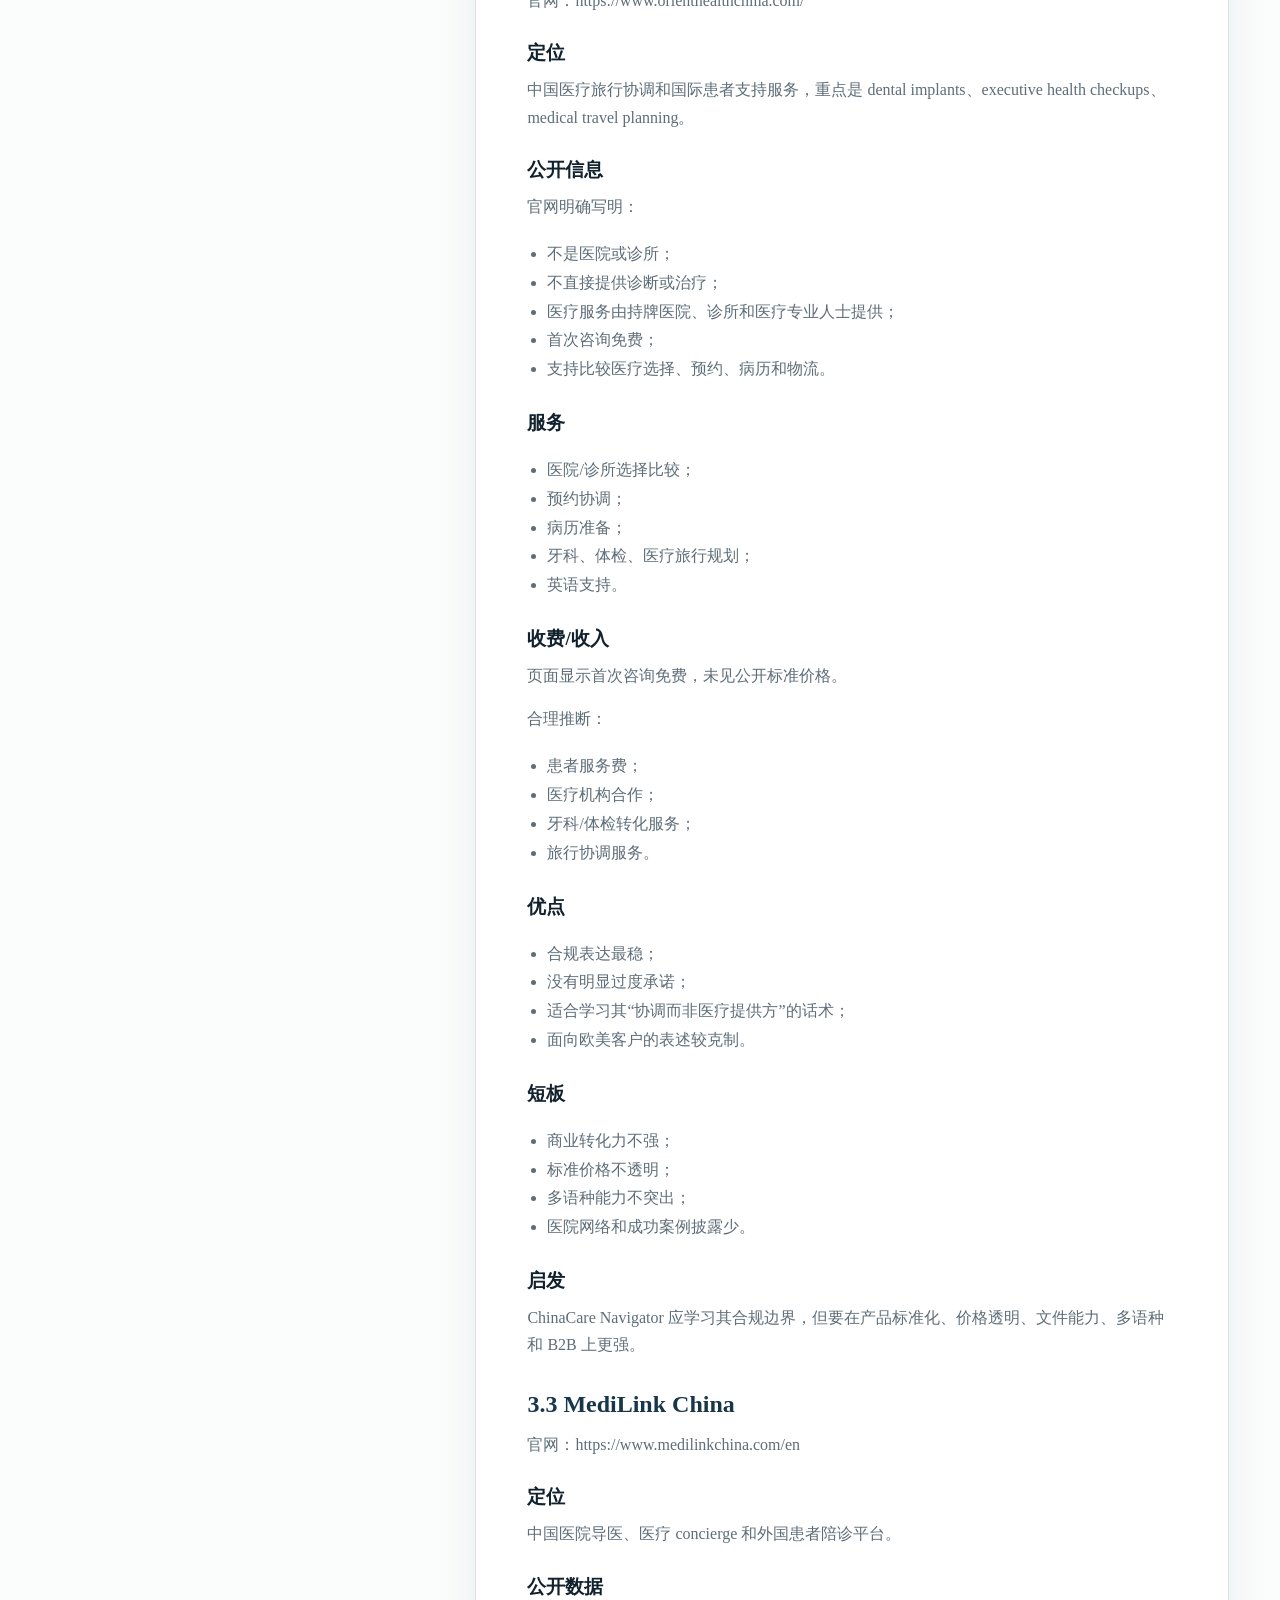
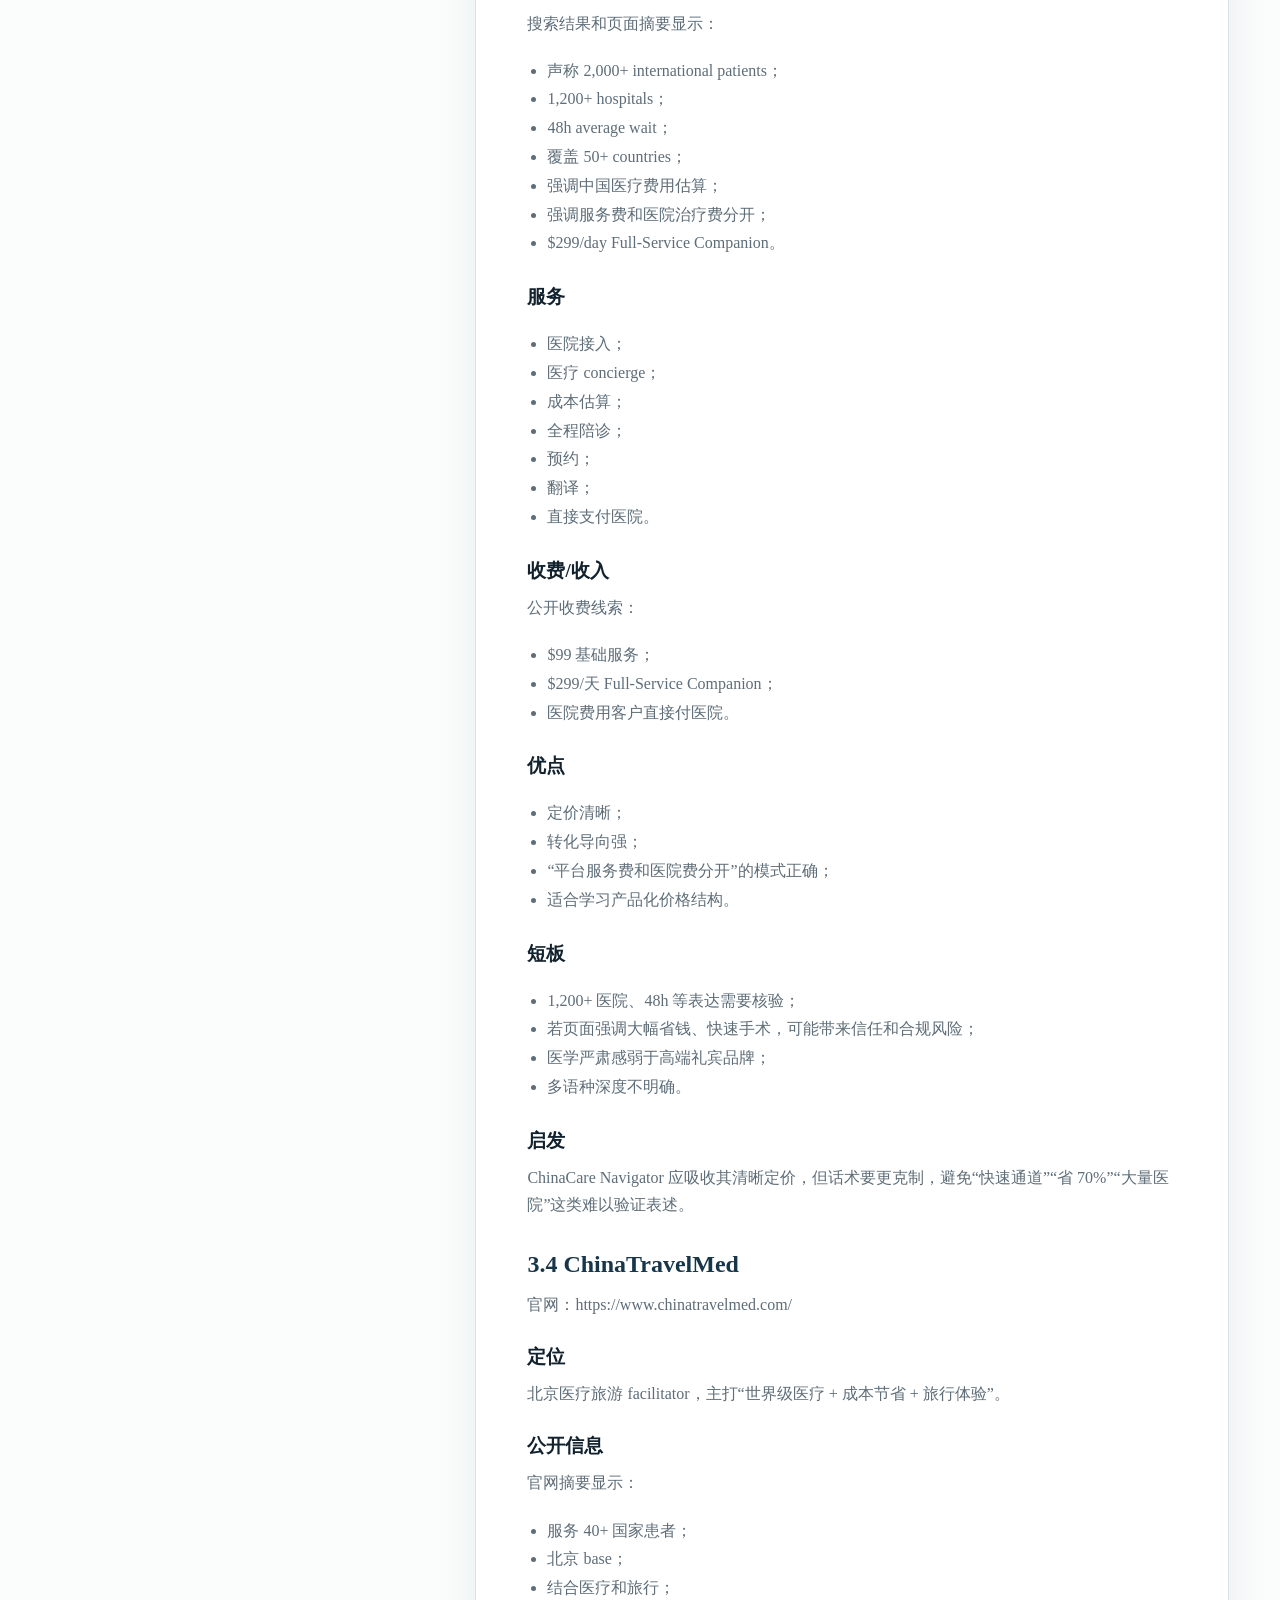
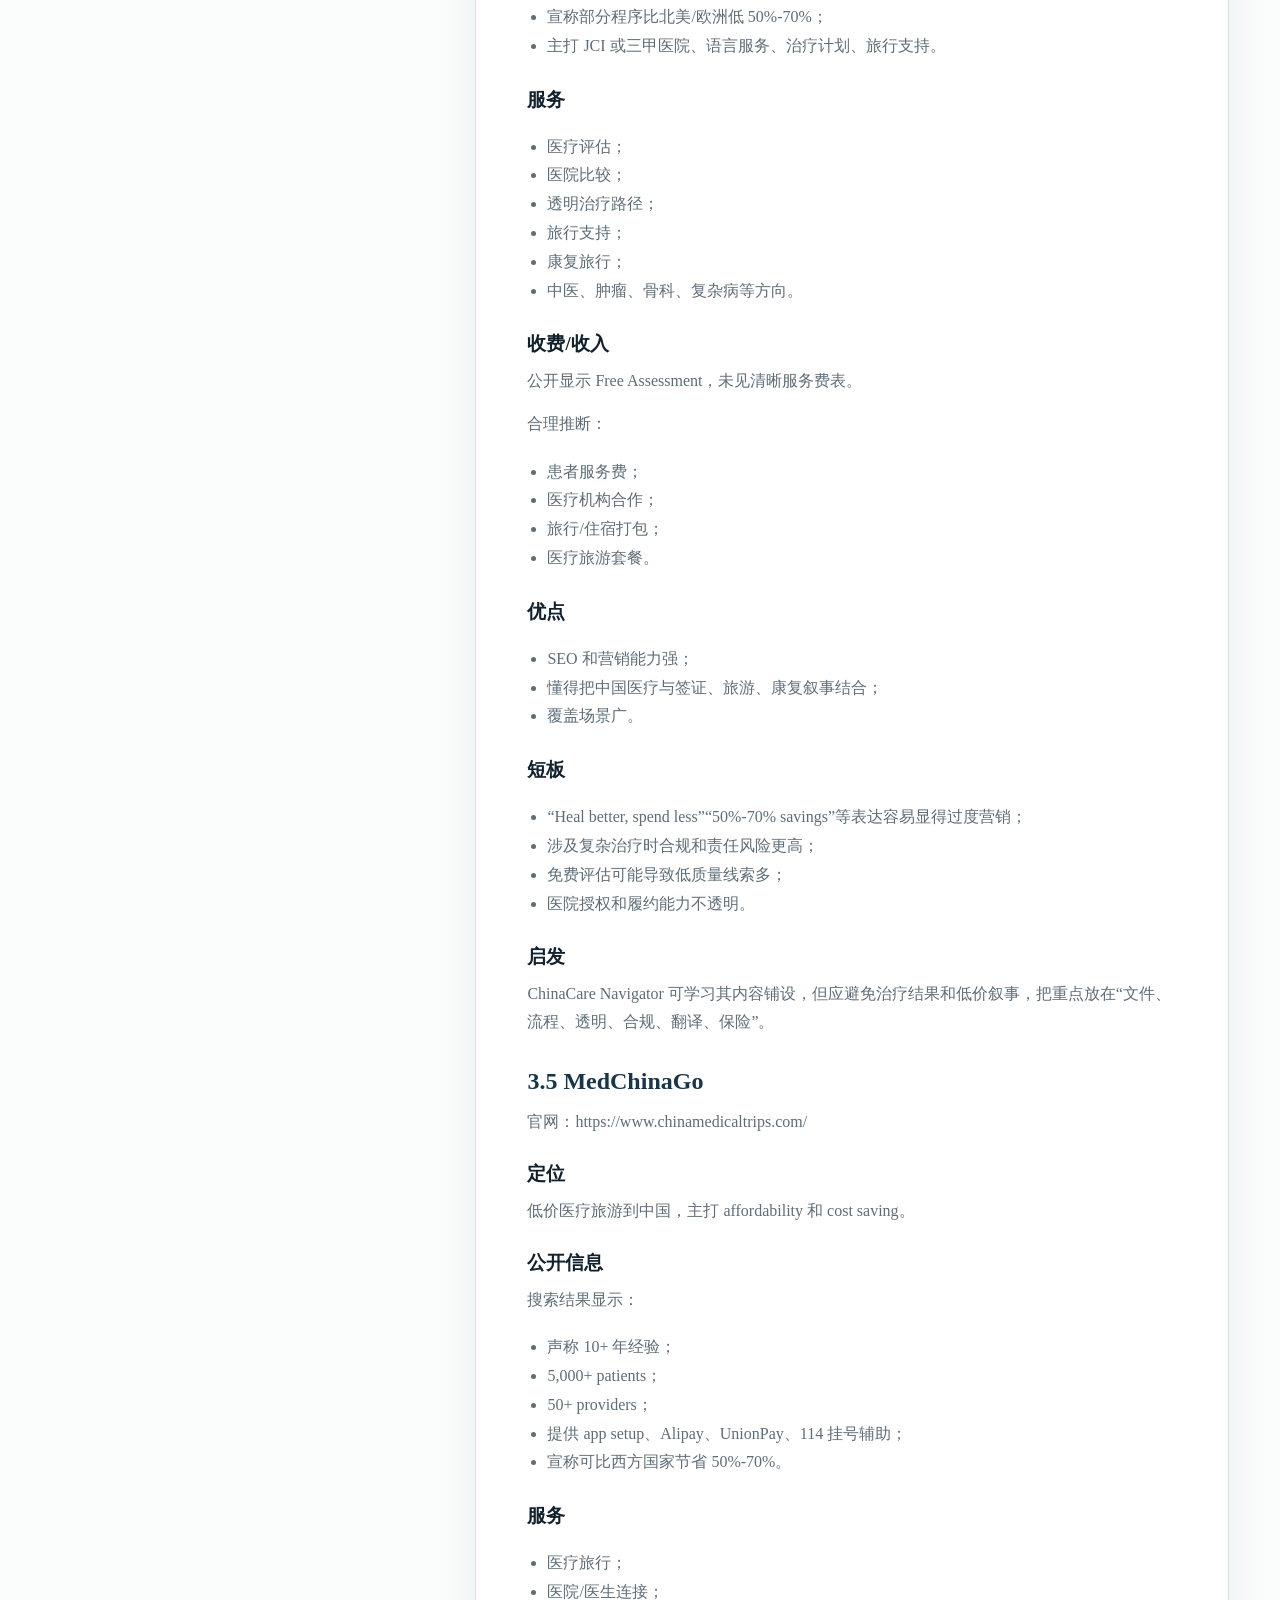
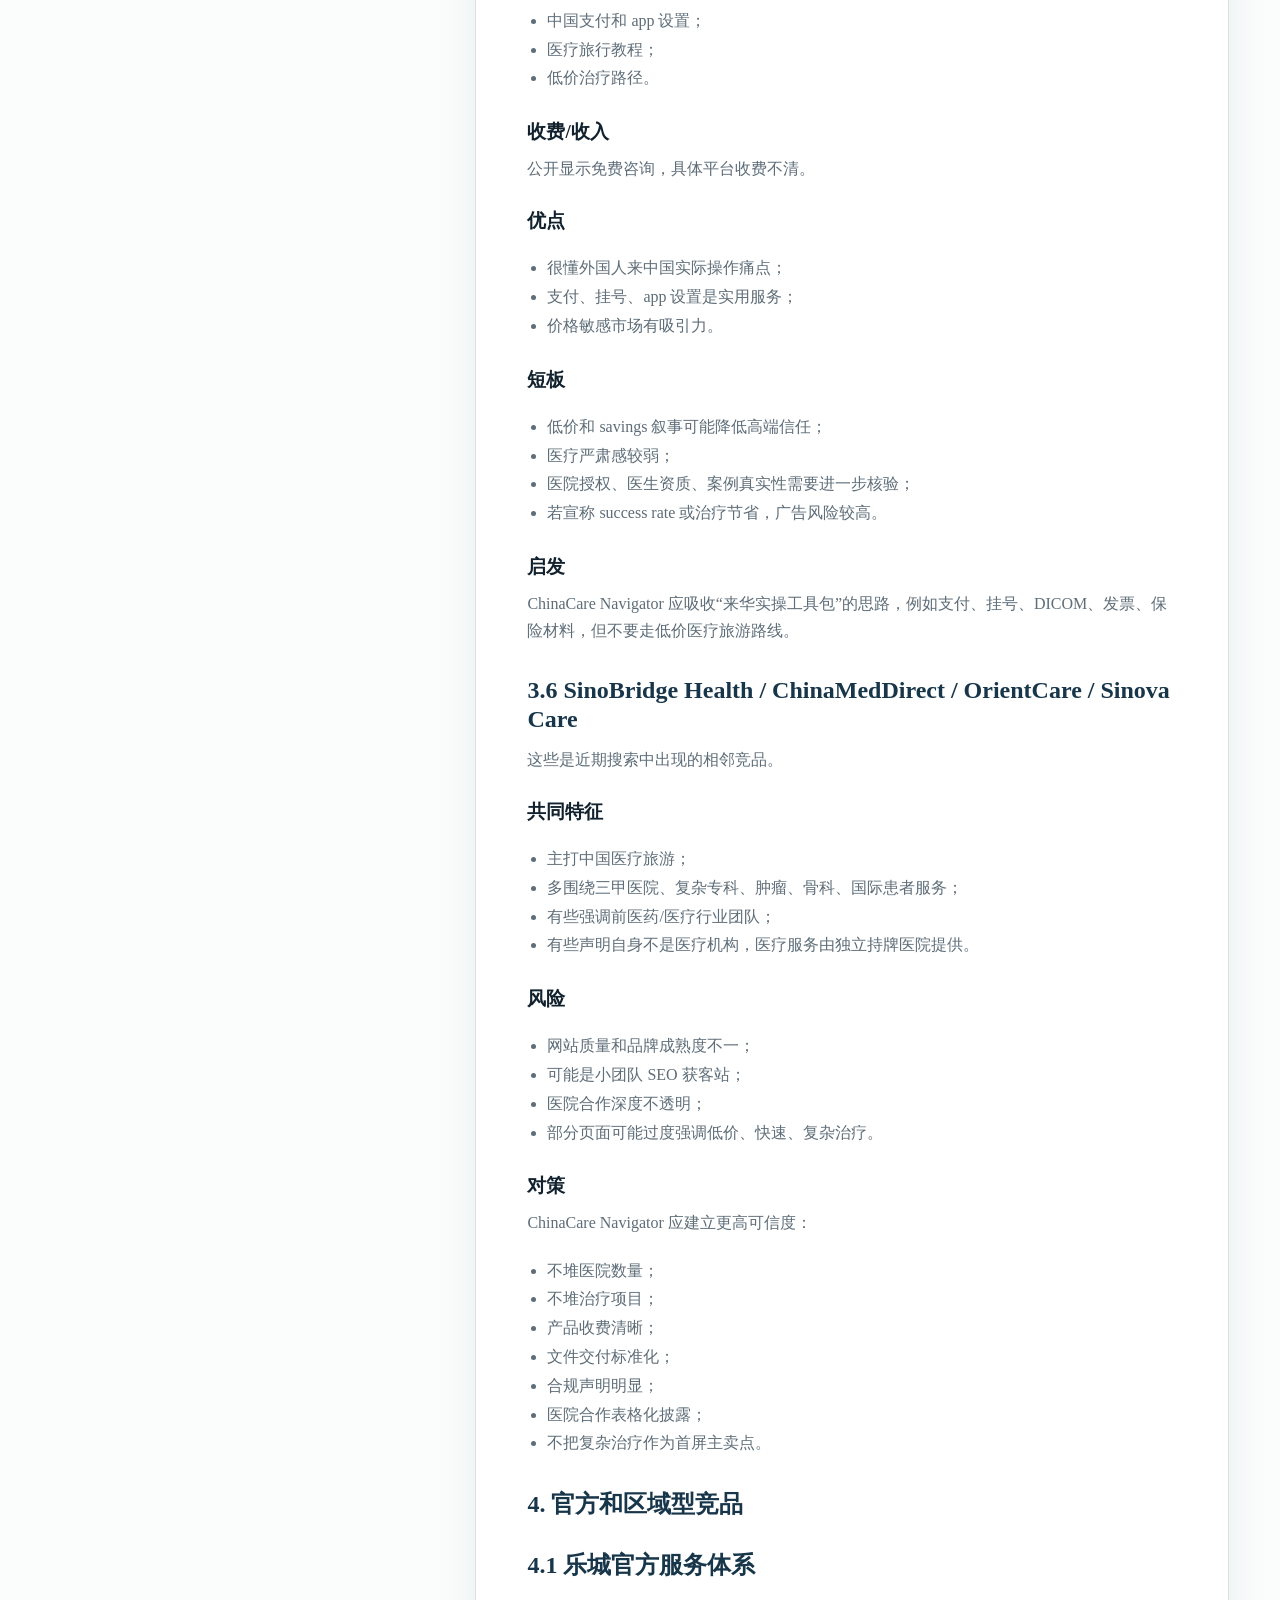
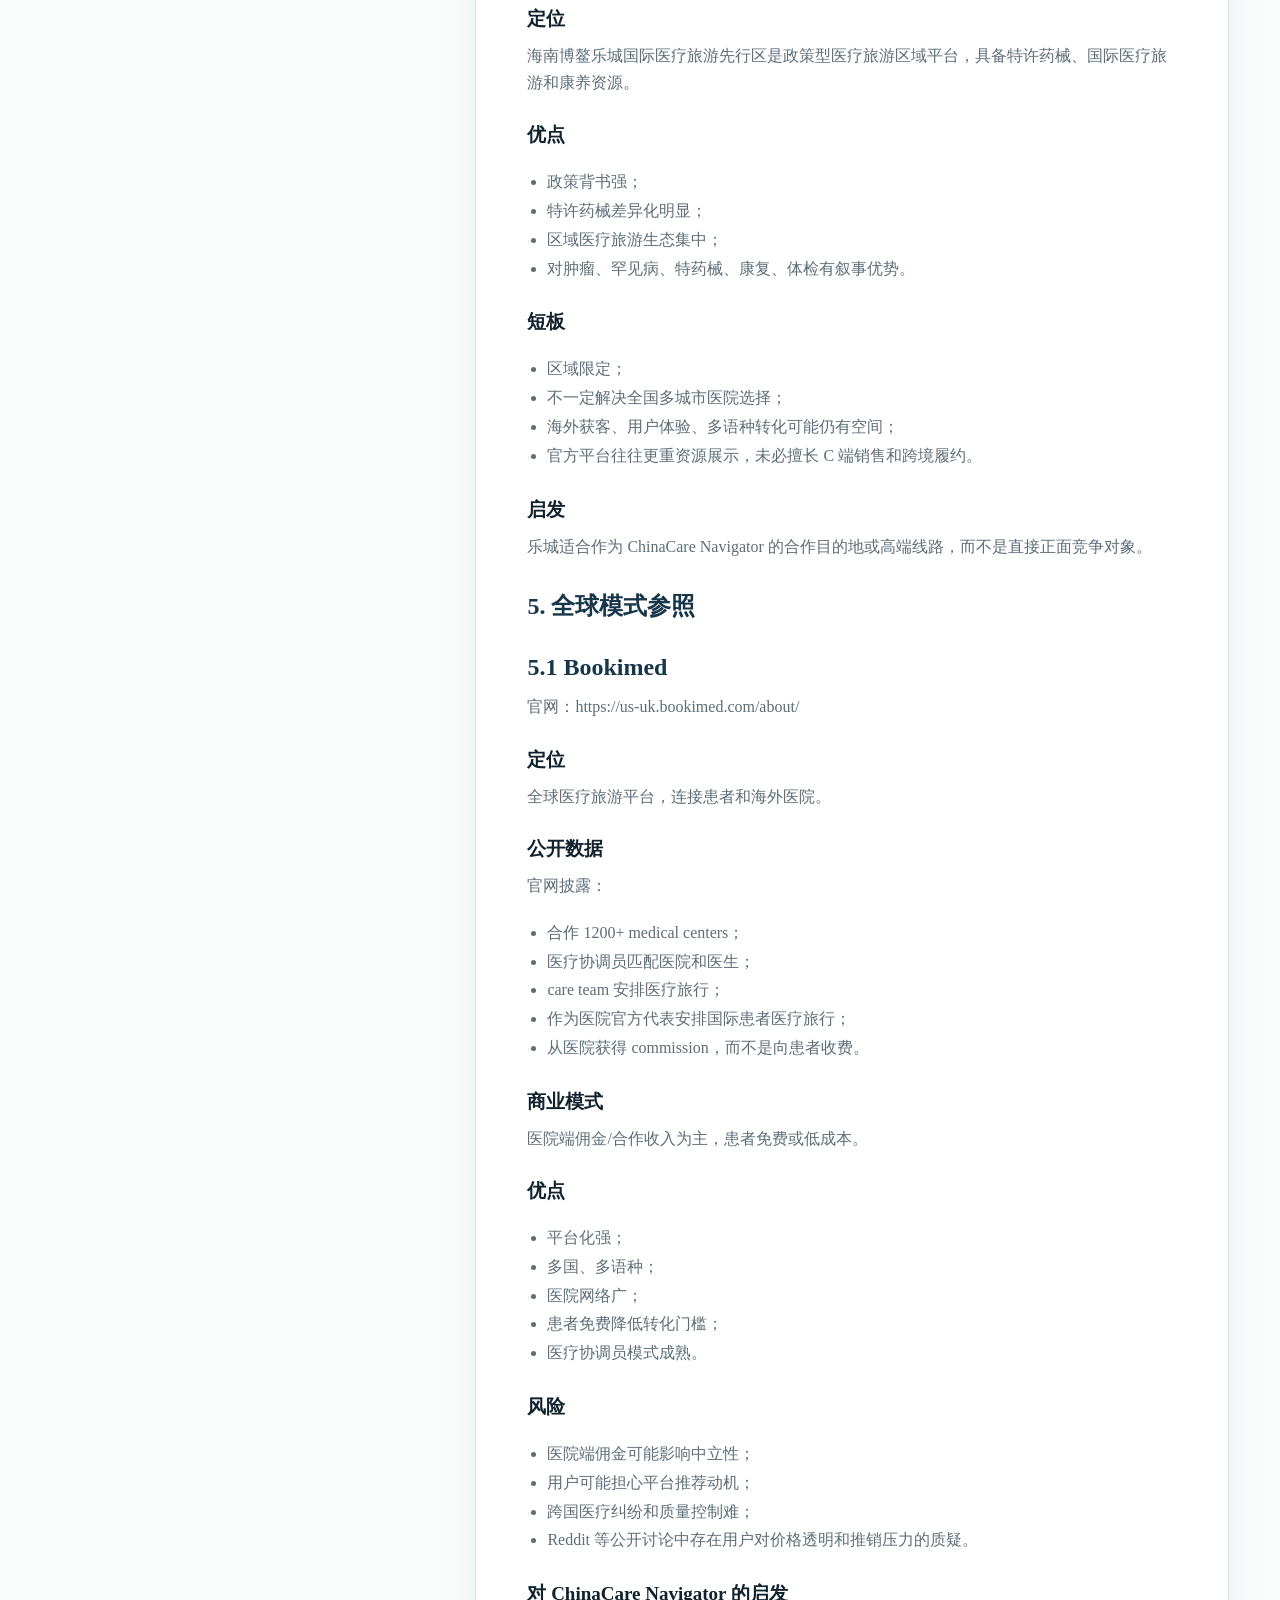
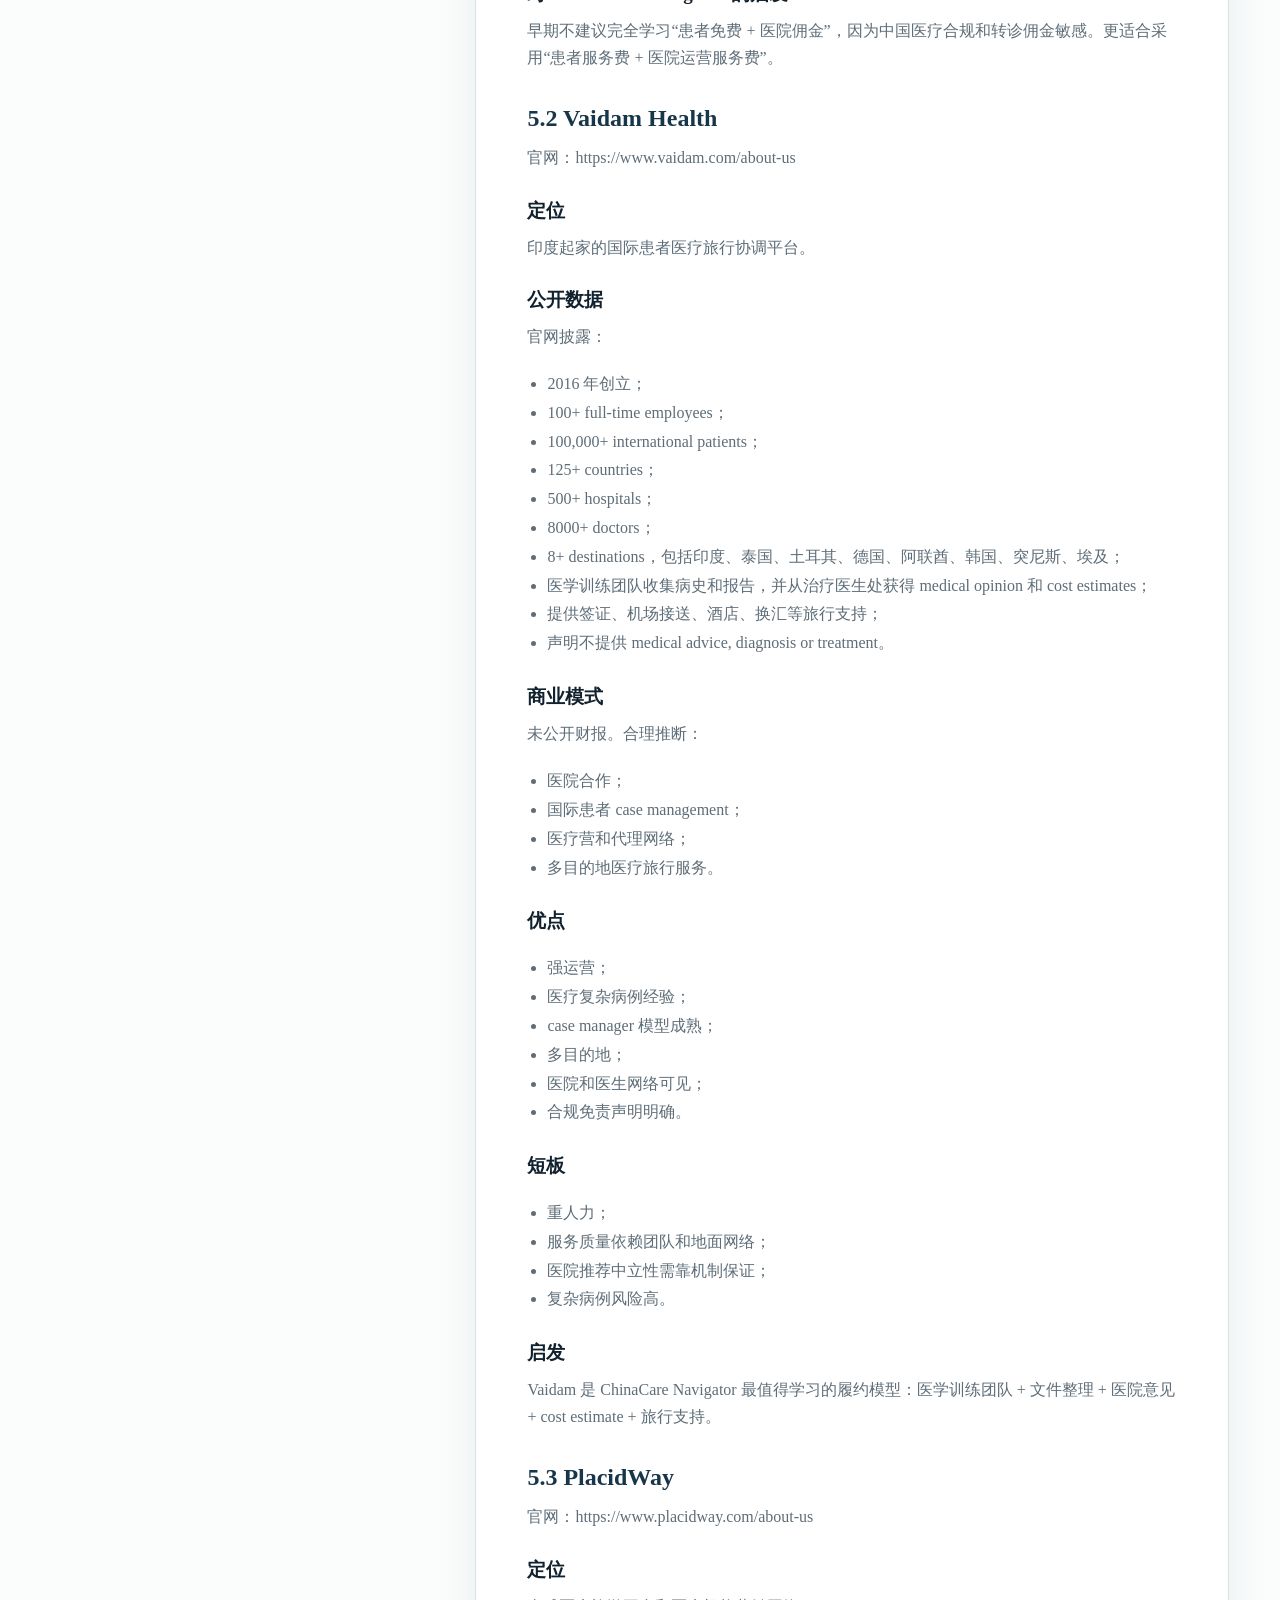
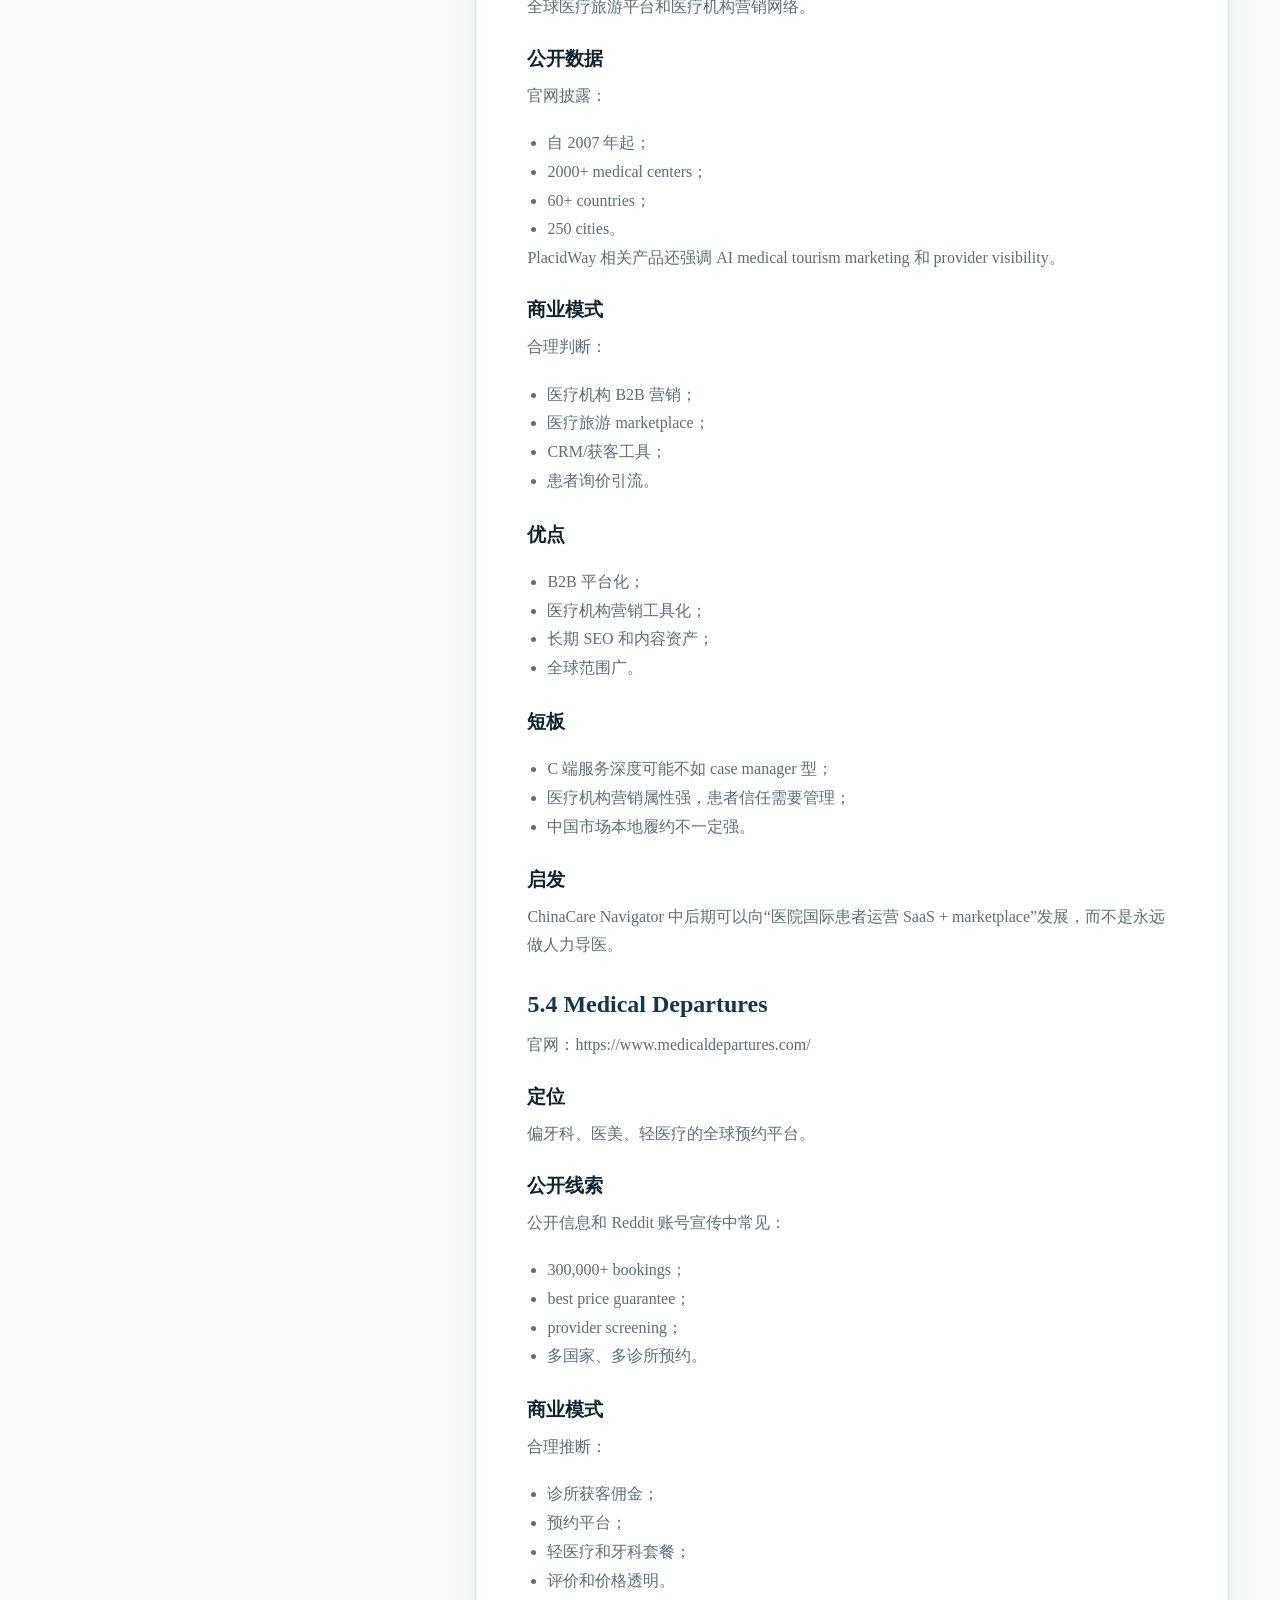
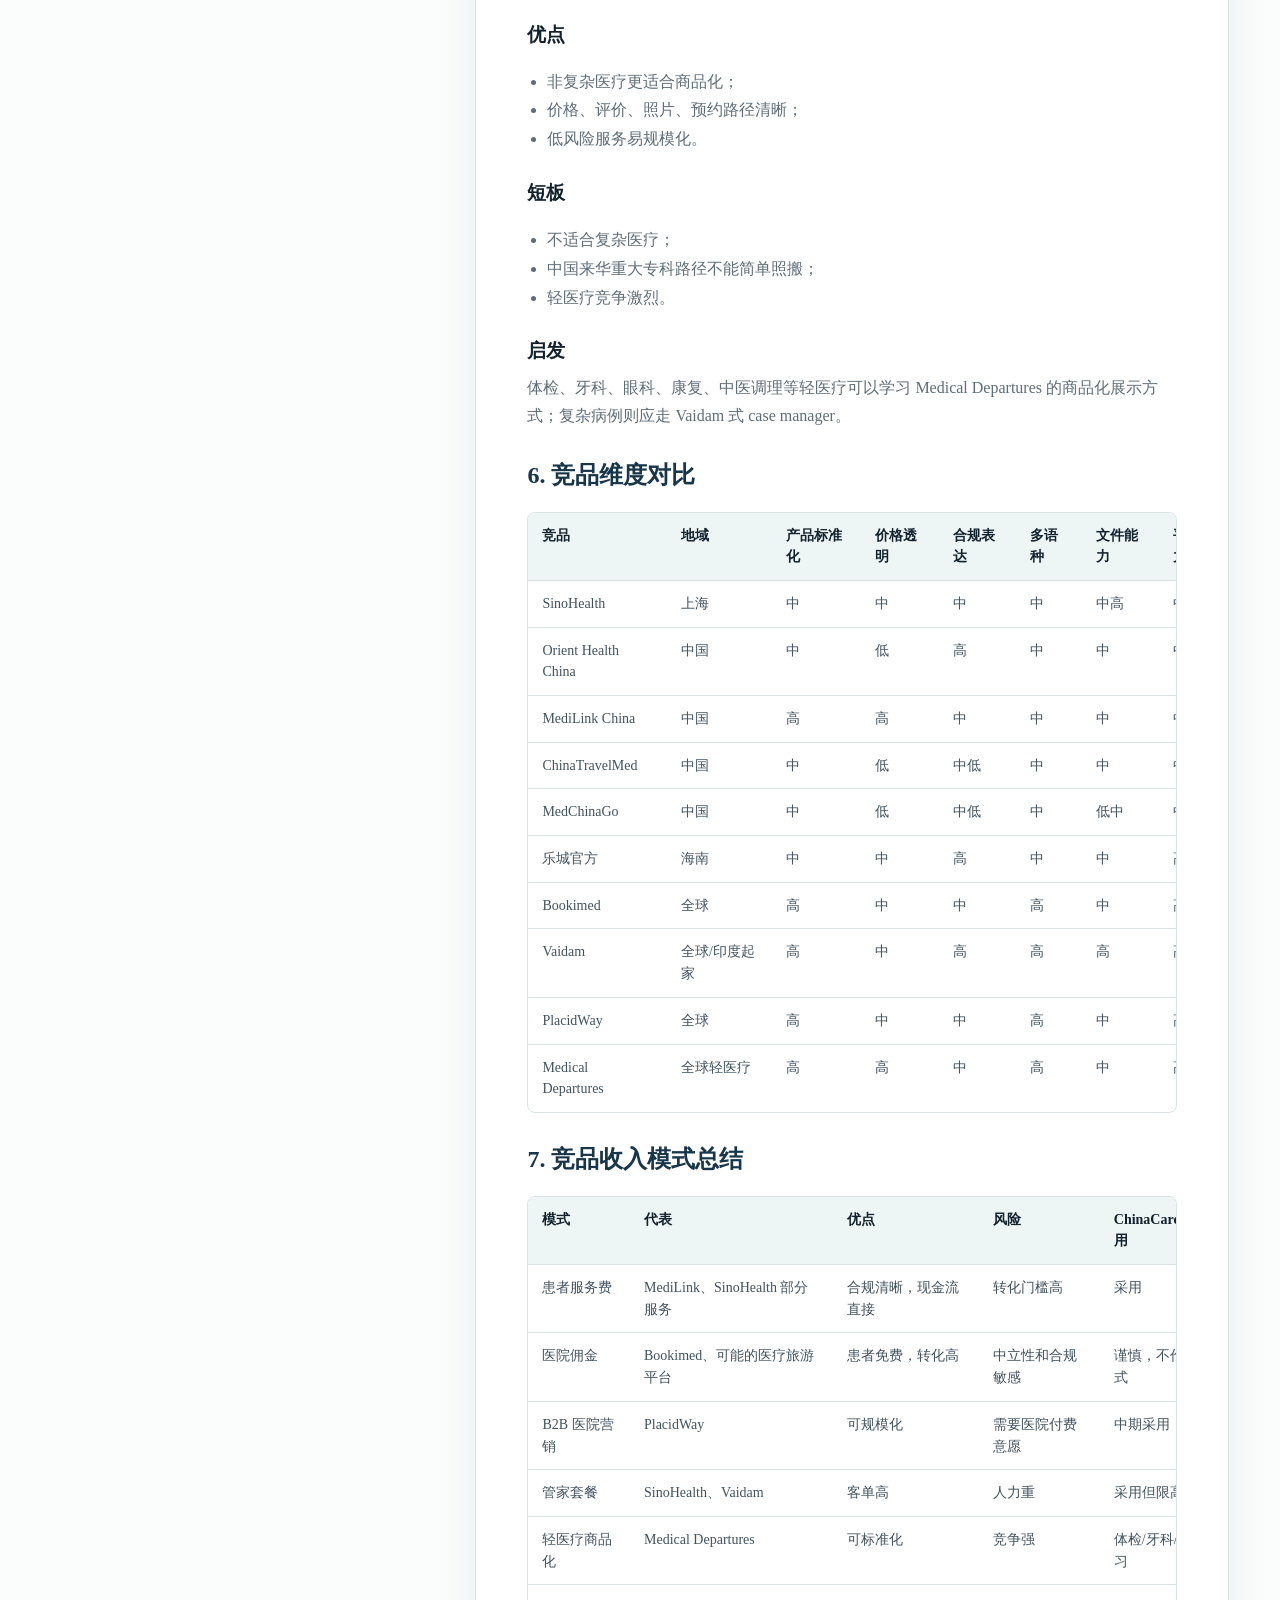
<file: reports/competitor-research-report.html>
<!doctype html>
<html lang="zh-CN">
  <head>
    <meta charset="utf-8">
    <meta name="viewport" content="width=device-width, initial-scale=1">
    <title>竞品调研报告 | ChinaCare Navigator</title>
    <meta name="description" content="中国直接竞品、官方区域平台、全球医疗旅游平台和竞争策略。">
    <link rel="stylesheet" href="../styles.css">
  </head>
  <body class="report-page">
    <header class="site-header" data-elevated="false">
      <a class="brand" href="../index.html" aria-label="ChinaCare Navigator home">
        <span class="brand-mark" aria-hidden="true">C</span>
        <span><strong>ChinaCare</strong><small>Navigator</small></span>
      </a>
      <nav class="nav-links" aria-label="Report navigation">
        <a href="index.html">Reports</a>
        <a href="../pages/partners.html">Partners</a>
        <a href="../index.html">Website</a>
      </nav>
      <a class="header-cta" href="../downloads/chinacare-navigator-bp.pptx" download>
        <span>下载 PPT</span>
        <svg viewBox="0 0 24 24" aria-hidden="true"><path d="M12 3v12"></path><path d="m7 10 5 5 5-5"></path><path d="M5 21h14"></path></svg>
      </a>
    </header>
    <main class="report-layout">
      <aside class="report-rail">
        <p class="eyebrow">Report</p>
        <h1>竞品调研报告</h1>
        <p>中国直接竞品、官方区域平台、全球医疗旅游平台和竞争策略。</p>
        <a class="button primary report-download" href="../downloads/chinacare-navigator-bp.pptx" download>
          <span>下载 BP PPTX</span>
          <svg viewBox="0 0 24 24" aria-hidden="true"><path d="M12 3v12"></path><path d="m7 10 5 5 5-5"></path><path d="M5 21h14"></path></svg>
        </a>
      </aside>
      <article class="report-content">
        <h2>ChinaCare Navigator 竞品调研报告 v1.0</h2>
<p>更新日期：2026-06-04</p>
<h3>1. 报告范围</h3>
<p>本报告研究三类竞品：</p>
<ul><li>中国入境医疗/导医直接竞品；</li><li>中国医疗旅游 SEO 型和早期站点；</li><li>全球成熟医疗旅游平台作为模式参照。</li></ul>
<p>注意：多数竞品为非上市公司，未公开财报。本报告中“收入”分为三类：</p>
<ul><li>公开披露：官网、新闻、官方页面明确写出的数据；</li><li>收费线索：页面出现的价格、套餐、收费口径；</li><li>合理推断：根据商业模式推测，不能当作事实。</li></ul>
<h3>2. 总体结论</h3>
<p>中国来华导医/医疗旅游市场不是空白，但仍然高度碎片化。已有玩家证明需求存在，但没有一个全国性、多语种、强合规、强文件能力、强医院网络的平台型品牌。</p>
<p>当前竞品主要分为：</p>
<ul><li>高端医疗礼宾型：SinoHealth；</li><li>互联网转化型：MediLink China；</li><li>合规协调型：Orient Health China；</li><li>医疗旅游 SEO 型：ChinaTravelMed、MedChinaGo、ChinaMedDirect、SinoBridge Health；</li><li>官方区域平台：乐城服务体系；</li><li>全球模式参照：Bookimed、Vaidam、PlacidWay、Medical Departures。</li></ul>
<p>ChinaCare Navigator 的机会不是“再做一个医疗旅游网站”，而是成为“中国国际患者操作层”：</p>
<ul><li>病历整理；</li><li>多语言翻译；</li><li>医院 intake pack；</li><li>预约协调；</li><li>陪诊派单；</li><li>保险文件；</li><li>合规话术；</li><li>AI 工作台；</li><li>医院/企业/保险 B2B 服务。</li></ul>
<h3>3. 直接竞品</h3>
<h4>3.1 SinoHealth</h4>
<p>官网：https://www.sinohealths.com/</p>
<h5>定位</h5>
<p>上海国际医疗礼宾和国际患者协调服务，主打高端、政府认可、医院合作、保险预授权和 24/7 支持。</p>
<h5>公开数据</h5>
<p>官网页面显示：</p>
<ul><li>40+ Partner Hospitals；</li><li>30+ Specialties；</li><li>50+ Insurers Accepted；</li><li>24/7 Patient Support；</li><li>上海国际医疗礼宾；</li><li>声称是 Shanghai Municipal Government Official Recognised Healthcare Partner；</li><li>声称为 40+ 上海医院的 Official Medical Concierge Partner。</li></ul>
<h5>服务</h5>
<p>页面可见服务包括：</p>
<ul><li>医院匹配；</li><li>病历翻译；</li><li>预约；</li><li>陪诊；</li><li>签证邀请；</li><li>保险预授权；</li><li>体检；</li><li>患者全流程支持。</li></ul>
<h5>收费/收入</h5>
<p>公开页面显示其有 Essential、Premium、White Glove 等分层服务，并列出陪诊、全天协调、周度 case management 等服务费类型，但未完全公开标准价格。</p>
<p>合理推断：</p>
<ul><li>患者服务费；</li><li>高端管家费；</li><li>保险协助服务费；</li><li>医院端合作或服务外包；</li><li>企业/保险渠道合作。</li></ul>
<h5>优点</h5>
<ul><li>品牌包装成熟；</li><li>上海聚焦清晰；</li><li>高端和保险叙事强；</li><li>服务链条完整；</li><li>比多数中国医疗旅游站更可信。</li></ul>
<h5>短板</h5>
<ul><li>区域集中在上海；</li><li>英文/法文/德文更突出，俄语、阿语、韩语、蒙古语不明显；</li><li>“官方认可”“40+ 医院官方伙伴”等表述需要客户进一步验证；</li><li>若服务重人工，规模化成本较高。</li></ul>
<h5>对 ChinaCare Navigator 的启发</h5>
<ul><li>高端客户需要“信任包装 + 保险文件 + 医院网络”；</li><li>页面应强调服务边界；</li><li>但应避免过度依赖“官方背书”叙事，除非有明确授权。</li></ul>
<h3>3.2 Orient Health China</h3>
<p>官网：https://www.orienthealthchina.com/</p>
<h5>定位</h5>
<p>中国医疗旅行协调和国际患者支持服务，重点是 dental implants、executive health checkups、medical travel planning。</p>
<h5>公开信息</h5>
<p>官网明确写明：</p>
<ul><li>不是医院或诊所；</li><li>不直接提供诊断或治疗；</li><li>医疗服务由持牌医院、诊所和医疗专业人士提供；</li><li>首次咨询免费；</li><li>支持比较医疗选择、预约、病历和物流。</li></ul>
<h5>服务</h5>
<ul><li>医院/诊所选择比较；</li><li>预约协调；</li><li>病历准备；</li><li>牙科、体检、医疗旅行规划；</li><li>英语支持。</li></ul>
<h5>收费/收入</h5>
<p>页面显示首次咨询免费，未见公开标准价格。</p>
<p>合理推断：</p>
<ul><li>患者服务费；</li><li>医疗机构合作；</li><li>牙科/体检转化服务；</li><li>旅行协调服务。</li></ul>
<h5>优点</h5>
<ul><li>合规表达最稳；</li><li>没有明显过度承诺；</li><li>适合学习其“协调而非医疗提供方”的话术；</li><li>面向欧美客户的表述较克制。</li></ul>
<h5>短板</h5>
<ul><li>商业转化力不强；</li><li>标准价格不透明；</li><li>多语种能力不突出；</li><li>医院网络和成功案例披露少。</li></ul>
<h5>启发</h5>
<p>ChinaCare Navigator 应学习其合规边界，但要在产品标准化、价格透明、文件能力、多语种和 B2B 上更强。</p>
<h3>3.3 MediLink China</h3>
<p>官网：https://www.medilinkchina.com/en</p>
<h5>定位</h5>
<p>中国医院导医、医疗 concierge 和外国患者陪诊平台。</p>
<h5>公开数据</h5>
<p>搜索结果和页面摘要显示：</p>
<ul><li>声称 2,000+ international patients；</li><li>1,200+ hospitals；</li><li>48h average wait；</li><li>覆盖 50+ countries；</li><li>强调中国医疗费用估算；</li><li>强调服务费和医院治疗费分开；</li><li>$299/day Full-Service Companion。</li></ul>
<h5>服务</h5>
<ul><li>医院接入；</li><li>医疗 concierge；</li><li>成本估算；</li><li>全程陪诊；</li><li>预约；</li><li>翻译；</li><li>直接支付医院。</li></ul>
<h5>收费/收入</h5>
<p>公开收费线索：</p>
<ul><li>$99 基础服务；</li><li>$299/天 Full-Service Companion；</li><li>医院费用客户直接付医院。</li></ul>
<h5>优点</h5>
<ul><li>定价清晰；</li><li>转化导向强；</li><li>“平台服务费和医院费分开”的模式正确；</li><li>适合学习产品化价格结构。</li></ul>
<h5>短板</h5>
<ul><li>1,200+ 医院、48h 等表达需要核验；</li><li>若页面强调大幅省钱、快速手术，可能带来信任和合规风险；</li><li>医学严肃感弱于高端礼宾品牌；</li><li>多语种深度不明确。</li></ul>
<h5>启发</h5>
<p>ChinaCare Navigator 应吸收其清晰定价，但话术要更克制，避免“快速通道”“省 70%”“大量医院”这类难以验证表述。</p>
<h3>3.4 ChinaTravelMed</h3>
<p>官网：https://www.chinatravelmed.com/</p>
<h5>定位</h5>
<p>北京医疗旅游 facilitator，主打“世界级医疗 + 成本节省 + 旅行体验”。</p>
<h5>公开信息</h5>
<p>官网摘要显示：</p>
<ul><li>服务 40+ 国家患者；</li><li>北京 base；</li><li>结合医疗和旅行；</li><li>宣称部分程序比北美/欧洲低 50%-70%；</li><li>主打 JCI 或三甲医院、语言服务、治疗计划、旅行支持。</li></ul>
<h5>服务</h5>
<ul><li>医疗评估；</li><li>医院比较；</li><li>透明治疗路径；</li><li>旅行支持；</li><li>康复旅行；</li><li>中医、肿瘤、骨科、复杂病等方向。</li></ul>
<h5>收费/收入</h5>
<p>公开显示 Free Assessment，未见清晰服务费表。</p>
<p>合理推断：</p>
<ul><li>患者服务费；</li><li>医疗机构合作；</li><li>旅行/住宿打包；</li><li>医疗旅游套餐。</li></ul>
<h5>优点</h5>
<ul><li>SEO 和营销能力强；</li><li>懂得把中国医疗与签证、旅游、康复叙事结合；</li><li>覆盖场景广。</li></ul>
<h5>短板</h5>
<ul><li>“Heal better, spend less”“50%-70% savings”等表达容易显得过度营销；</li><li>涉及复杂治疗时合规和责任风险更高；</li><li>免费评估可能导致低质量线索多；</li><li>医院授权和履约能力不透明。</li></ul>
<h5>启发</h5>
<p>ChinaCare Navigator 可学习其内容铺设，但应避免治疗结果和低价叙事，把重点放在“文件、流程、透明、合规、翻译、保险”。</p>
<h3>3.5 MedChinaGo</h3>
<p>官网：https://www.chinamedicaltrips.com/</p>
<h5>定位</h5>
<p>低价医疗旅游到中国，主打 affordability 和 cost saving。</p>
<h5>公开信息</h5>
<p>搜索结果显示：</p>
<ul><li>声称 10+ 年经验；</li><li>5,000+ patients；</li><li>50+ providers；</li><li>提供 app setup、Alipay、UnionPay、114 挂号辅助；</li><li>宣称可比西方国家节省 50%-70%。</li></ul>
<h5>服务</h5>
<ul><li>医疗旅行；</li><li>医院/医生连接；</li><li>中国支付和 app 设置；</li><li>医疗旅行教程；</li><li>低价治疗路径。</li></ul>
<h5>收费/收入</h5>
<p>公开显示免费咨询，具体平台收费不清。</p>
<h5>优点</h5>
<ul><li>很懂外国人来中国实际操作痛点；</li><li>支付、挂号、app 设置是实用服务；</li><li>价格敏感市场有吸引力。</li></ul>
<h5>短板</h5>
<ul><li>低价和 savings 叙事可能降低高端信任；</li><li>医疗严肃感较弱；</li><li>医院授权、医生资质、案例真实性需要进一步核验；</li><li>若宣称 success rate 或治疗节省，广告风险较高。</li></ul>
<h5>启发</h5>
<p>ChinaCare Navigator 应吸收“来华实操工具包”的思路，例如支付、挂号、DICOM、发票、保险材料，但不要走低价医疗旅游路线。</p>
<h3>3.6 SinoBridge Health / ChinaMedDirect / OrientCare / Sinova Care</h3>
<p>这些是近期搜索中出现的相邻竞品。</p>
<h4>共同特征</h4>
<ul><li>主打中国医疗旅游；</li><li>多围绕三甲医院、复杂专科、肿瘤、骨科、国际患者服务；</li><li>有些强调前医药/医疗行业团队；</li><li>有些声明自身不是医疗机构，医疗服务由独立持牌医院提供。</li></ul>
<h4>风险</h4>
<ul><li>网站质量和品牌成熟度不一；</li><li>可能是小团队 SEO 获客站；</li><li>医院合作深度不透明；</li><li>部分页面可能过度强调低价、快速、复杂治疗。</li></ul>
<h4>对策</h4>
<p>ChinaCare Navigator 应建立更高可信度：</p>
<ul><li>不堆医院数量；</li><li>不堆治疗项目；</li><li>产品收费清晰；</li><li>文件交付标准化；</li><li>合规声明明显；</li><li>医院合作表格化披露；</li><li>不把复杂治疗作为首屏主卖点。</li></ul>
<h3>4. 官方和区域型竞品</h3>
<h3>4.1 乐城官方服务体系</h3>
<h5>定位</h5>
<p>海南博鳌乐城国际医疗旅游先行区是政策型医疗旅游区域平台，具备特许药械、国际医疗旅游和康养资源。</p>
<h5>优点</h5>
<ul><li>政策背书强；</li><li>特许药械差异化明显；</li><li>区域医疗旅游生态集中；</li><li>对肿瘤、罕见病、特药械、康复、体检有叙事优势。</li></ul>
<h5>短板</h5>
<ul><li>区域限定；</li><li>不一定解决全国多城市医院选择；</li><li>海外获客、用户体验、多语种转化可能仍有空间；</li><li>官方平台往往更重资源展示，未必擅长 C 端销售和跨境履约。</li></ul>
<h5>启发</h5>
<p>乐城适合作为 ChinaCare Navigator 的合作目的地或高端线路，而不是直接正面竞争对象。</p>
<h3>5. 全球模式参照</h3>
<h3>5.1 Bookimed</h3>
<p>官网：https://us-uk.bookimed.com/about/</p>
<h5>定位</h5>
<p>全球医疗旅游平台，连接患者和海外医院。</p>
<h5>公开数据</h5>
<p>官网披露：</p>
<ul><li>合作 1200+ medical centers；</li><li>医疗协调员匹配医院和医生；</li><li>care team 安排医疗旅行；</li><li>作为医院官方代表安排国际患者医疗旅行；</li><li>从医院获得 commission，而不是向患者收费。</li></ul>
<h5>商业模式</h5>
<p>医院端佣金/合作收入为主，患者免费或低成本。</p>
<h5>优点</h5>
<ul><li>平台化强；</li><li>多国、多语种；</li><li>医院网络广；</li><li>患者免费降低转化门槛；</li><li>医疗协调员模式成熟。</li></ul>
<h5>风险</h5>
<ul><li>医院端佣金可能影响中立性；</li><li>用户可能担心平台推荐动机；</li><li>跨国医疗纠纷和质量控制难；</li><li>Reddit 等公开讨论中存在用户对价格透明和推销压力的质疑。</li></ul>
<h5>对 ChinaCare Navigator 的启发</h5>
<p>早期不建议完全学习“患者免费 + 医院佣金”，因为中国医疗合规和转诊佣金敏感。更适合采用“患者服务费 + 医院运营服务费”。</p>
<h3>5.2 Vaidam Health</h3>
<p>官网：https://www.vaidam.com/about-us</p>
<h5>定位</h5>
<p>印度起家的国际患者医疗旅行协调平台。</p>
<h5>公开数据</h5>
<p>官网披露：</p>
<ul><li>2016 年创立；</li><li>100+ full-time employees；</li><li>100,000+ international patients；</li><li>125+ countries；</li><li>500+ hospitals；</li><li>8000+ doctors；</li><li>8+ destinations，包括印度、泰国、土耳其、德国、阿联酋、韩国、突尼斯、埃及；</li><li>医学训练团队收集病史和报告，并从治疗医生处获得 medical opinion 和 cost estimates；</li><li>提供签证、机场接送、酒店、换汇等旅行支持；</li><li>声明不提供 medical advice, diagnosis or treatment。</li></ul>
<h5>商业模式</h5>
<p>未公开财报。合理推断：</p>
<ul><li>医院合作；</li><li>国际患者 case management；</li><li>医疗营和代理网络；</li><li>多目的地医疗旅行服务。</li></ul>
<h5>优点</h5>
<ul><li>强运营；</li><li>医疗复杂病例经验；</li><li>case manager 模型成熟；</li><li>多目的地；</li><li>医院和医生网络可见；</li><li>合规免责声明明确。</li></ul>
<h5>短板</h5>
<ul><li>重人力；</li><li>服务质量依赖团队和地面网络；</li><li>医院推荐中立性需靠机制保证；</li><li>复杂病例风险高。</li></ul>
<h5>启发</h5>
<p>Vaidam 是 ChinaCare Navigator 最值得学习的履约模型：医学训练团队 + 文件整理 + 医院意见 + cost estimate + 旅行支持。</p>
<h3>5.3 PlacidWay</h3>
<p>官网：https://www.placidway.com/about-us</p>
<h5>定位</h5>
<p>全球医疗旅游平台和医疗机构营销网络。</p>
<h5>公开数据</h5>
<p>官网披露：</p>
<ul><li>自 2007 年起；</li><li>2000+ medical centers；</li><li>60+ countries；</li><li>250 cities。</li></ul>
<p>PlacidWay 相关产品还强调 AI medical tourism marketing 和 provider visibility。</p>
<h5>商业模式</h5>
<p>合理判断：</p>
<ul><li>医疗机构 B2B 营销；</li><li>医疗旅游 marketplace；</li><li>CRM/获客工具；</li><li>患者询价引流。</li></ul>
<h5>优点</h5>
<ul><li>B2B 平台化；</li><li>医疗机构营销工具化；</li><li>长期 SEO 和内容资产；</li><li>全球范围广。</li></ul>
<h5>短板</h5>
<ul><li>C 端服务深度可能不如 case manager 型；</li><li>医疗机构营销属性强，患者信任需要管理；</li><li>中国市场本地履约不一定强。</li></ul>
<h5>启发</h5>
<p>ChinaCare Navigator 中后期可以向“医院国际患者运营 SaaS + marketplace”发展，而不是永远做人力导医。</p>
<h3>5.4 Medical Departures</h3>
<p>官网：https://www.medicaldepartures.com/</p>
<h5>定位</h5>
<p>偏牙科、医美、轻医疗的全球预约平台。</p>
<h5>公开线索</h5>
<p>公开信息和 Reddit 账号宣传中常见：</p>
<ul><li>300,000+ bookings；</li><li>best price guarantee；</li><li>provider screening；</li><li>多国家、多诊所预约。</li></ul>
<h5>商业模式</h5>
<p>合理推断：</p>
<ul><li>诊所获客佣金；</li><li>预约平台；</li><li>轻医疗和牙科套餐；</li><li>评价和价格透明。</li></ul>
<h5>优点</h5>
<ul><li>非复杂医疗更适合商品化；</li><li>价格、评价、照片、预约路径清晰；</li><li>低风险服务易规模化。</li></ul>
<h5>短板</h5>
<ul><li>不适合复杂医疗；</li><li>中国来华重大专科路径不能简单照搬；</li><li>轻医疗竞争激烈。</li></ul>
<h5>启发</h5>
<p>体检、牙科、眼科、康复、中医调理等轻医疗可以学习 Medical Departures 的商品化展示方式；复杂病例则应走 Vaidam 式 case manager。</p>
<h3>6. 竞品维度对比</h3>
<div class="report-table-wrap"><table><thead><tr><th>竞品</th><th>地域</th><th>产品标准化</th><th>价格透明</th><th>合规表达</th><th>多语种</th><th>文件能力</th><th>平台化潜力</th></tr></thead><tbody><tr><td>SinoHealth</td><td>上海</td><td>中</td><td>中</td><td>中</td><td>中</td><td>中高</td><td>中</td></tr><tr><td>Orient Health China</td><td>中国</td><td>中</td><td>低</td><td>高</td><td>中</td><td>中</td><td>中</td></tr><tr><td>MediLink China</td><td>中国</td><td>高</td><td>高</td><td>中</td><td>中</td><td>中</td><td>中高</td></tr><tr><td>ChinaTravelMed</td><td>中国</td><td>中</td><td>低</td><td>中低</td><td>中</td><td>中</td><td>中</td></tr><tr><td>MedChinaGo</td><td>中国</td><td>中</td><td>低</td><td>中低</td><td>中</td><td>低中</td><td>中</td></tr><tr><td>乐城官方</td><td>海南</td><td>中</td><td>中</td><td>高</td><td>中</td><td>中</td><td>高</td></tr><tr><td>Bookimed</td><td>全球</td><td>高</td><td>中</td><td>中</td><td>高</td><td>中</td><td>高</td></tr><tr><td>Vaidam</td><td>全球/印度起家</td><td>高</td><td>中</td><td>高</td><td>高</td><td>高</td><td>高</td></tr><tr><td>PlacidWay</td><td>全球</td><td>高</td><td>中</td><td>中</td><td>高</td><td>中</td><td>高</td></tr><tr><td>Medical Departures</td><td>全球轻医疗</td><td>高</td><td>高</td><td>中</td><td>高</td><td>中</td><td>高</td></tr></tbody></table></div>
<h3>7. 竞品收入模式总结</h3>
<div class="report-table-wrap"><table><thead><tr><th>模式</th><th>代表</th><th>优点</th><th>风险</th><th>ChinaCare 是否采用</th></tr></thead><tbody><tr><td>患者服务费</td><td>MediLink、SinoHealth 部分服务</td><td>合规清晰，现金流直接</td><td>转化门槛高</td><td>采用</td></tr><tr><td>医院佣金</td><td>Bookimed、可能的医疗旅游平台</td><td>患者免费，转化高</td><td>中立性和合规敏感</td><td>谨慎，不作为主模式</td></tr><tr><td>B2B 医院营销</td><td>PlacidWay</td><td>可规模化</td><td>需要医院付费意愿</td><td>中期采用</td></tr><tr><td>管家套餐</td><td>SinoHealth、Vaidam</td><td>客单高</td><td>人力重</td><td>采用但限高端</td></tr><tr><td>轻医疗商品化</td><td>Medical Departures</td><td>可标准化</td><td>竞争强</td><td>体检/牙科/眼科可学习</td></tr><tr><td>官方区域平台</td><td>乐城</td><td>背书强</td><td>区域限定</td><td>合作而非对抗</td></tr></tbody></table></div>
<h3>8. ChinaCare Navigator 的可超越点</h3>
<h4>8.1 产品</h4>
<p>多数竞品强调“预约医院”或“省钱”，但没有把文件准备做成核心产品。ChinaCare 应把 Medical File Pack、Insurance Pack、Hospital Intake Pack 做成前置收入和信任入口。</p>
<h4>8.2 语言</h4>
<p>多数中国方向站点以英语为主。ChinaCare 可优先建立：</p>
<ul><li>英语；</li><li>俄语；</li><li>韩语；</li><li>阿语；</li><li>后续蒙古语、日语、德语、法语。</li></ul>
<h4>8.3 合规</h4>
<p>ChinaCare 应坚持：</p>
<ul><li>不治疗；</li><li>不诊断；</li><li>不承诺疗效；</li><li>不保证保险；</li><li>不做医院疗效排名；</li><li>不按医疗费抽佣。</li></ul>
<h4>8.4 B2B</h4>
<p>竞品多集中 C 端获客。ChinaCare 可早期布局：</p>
<ul><li>医院国际患者运营外包；</li><li>外企员工健康导航；</li><li>韩国/日本企业驻华员工服务；</li><li>保险经纪/TPA 文件支持；</li><li>旅行社白标医疗导医服务。</li></ul>
<h4>8.5 AI 工作台</h4>
<p>AI 不作为对外噱头，而作为内部降本：</p>
<ul><li>OCR；</li><li>病历摘要；</li><li>术语翻译；</li><li>缺失资料检查；</li><li>报价生成；</li><li>保险文件 checklist；</li><li>SOP 提醒；</li><li>风险标签。</li></ul>
<h3>9. 竞争风险</h3>
<h4>9.1 SinoHealth 类高端礼宾</h4>
<p>风险：高端客户可能更信任已有上海资源方。</p>
<p>对策：</p>
<ul><li>不直接抢上海高端白手套，而是从多语种、文件包、B2B 和非上海城市切入；</li><li>韩国、俄语、中亚和企业客户做差异化。</li></ul>
<h4>9.2 MediLink 类清晰定价平台</h4>
<p>风险：价格透明，转化强。</p>
<p>对策：</p>
<ul><li>ChinaCare 也必须价格透明；</li><li>强化合规和文件能力；</li><li>不用夸张医院数量。</li></ul>
<h4>9.3 SEO 型医疗旅游站</h4>
<p>风险：大量关键词截流。</p>
<p>对策：</p>
<ul><li>做高质量内容；</li><li>建立多语言落地页；</li><li>聚焦体检、文件、保险、韩语/俄语导医；</li><li>不在“低价手术”关键词上硬拼。</li></ul>
<h4>9.4 医院国际部</h4>
<p>风险：医院自己接住高端客户。</p>
<p>对策：</p>
<ul><li>做多医院中立导航；</li><li>做医院不擅长的病历翻译、保险文件、陪诊派单、跨城市路径；</li><li>服务在华外企、旅行社、代理和保险经纪。</li></ul>
<h3>10. 建议打法</h3>
<h4>10.1 首批落地页</h4>
<p>已上线：</p>
<ul><li>Executive Checkup；</li><li>Russian Specialist；</li><li>Korean Visitor Checkup；</li><li>Partners。</li></ul>
<p>下一步可新增：</p>
<ul><li>Arabic VIP Checkup；</li><li>Insurance Documentation Pack；</li><li>Medical File Pack；</li><li>For Employers。</li></ul>
<h4>10.2 首批 SKU</h4>
<p>优先测试：</p>
<ul><li>Medical File Pack；</li><li>Checkup Starter；</li><li>Specialist Visit；</li><li>Korean Visitor Checkup Add-on；</li><li>Insurance Documentation Pack。</li></ul>
<p>暂缓：</p>
<ul><li>重大手术全程协调；</li><li>肿瘤治疗承诺；</li><li>医美整形；</li><li>IVF/辅助生殖；</li><li>干细胞和未批准疗法。</li></ul>
<h4>10.3 竞争定位</h4>
<p>对外不要说：</p>
<blockquote><p>China medical tourism: cheap surgery.</p></blockquote>
<p>建议说：</p>
<blockquote><p>Multilingual patient navigation and medical document preparation for healthcare access in China.</p></blockquote>
<h3>11. 资料来源</h3>
<p>直接竞品：</p>
<ul><li>SinoHealth: https://www.sinohealths.com/</li><li>Orient Health China: https://www.orienthealthchina.com/</li><li>MediLink China: https://www.medilinkchina.com/en</li><li>ChinaTravelMed: https://www.chinatravelmed.com/</li><li>MedChinaGo: https://www.chinamedicaltrips.com/</li><li>Sinova Care: https://sinovacare.com/</li><li>SinoBridge Health: https://www.sinobridgehealth.com/</li></ul>
<p>全球参照：</p>
<ul><li>Bookimed: https://us-uk.bookimed.com/about/</li><li>Vaidam Health: https://www.vaidam.com/about-us</li><li>PlacidWay: https://www.placidway.com/about-us</li><li>Medical Departures: https://www.medicaldepartures.com/</li></ul>
<p>政策和合规：</p>
<ul><li>国家移民管理局免签名单: https://en.nia.gov.cn/n147418/n147463/c183390/content.html</li><li>市场监管总局《医疗广告认定指南》新闻: https://www.samr.gov.cn/xw/zj/art/2025/art_cb526b90d1434b65895bddf028c8c47c.html</li><li>国家卫健委《互联网诊疗监管细则（试行）》: https://www.nhc.gov.cn/yzygj/c100068/202203/2072f0e8988249e59d942e1b2a933916.shtml</li></ul>
<h3>12. 后续更新建议</h3>
<p>每月更新：</p>
<ul><li>竞品新增页面；</li><li>竞品价格变化；</li><li>竞品广告投放关键词；</li><li>竞品社媒和 SEO 内容；</li><li>GitHub Pages 官网转化数据；</li><li>真实客户反馈；</li><li>医院 BD 进展；</li><li>获客成本。</li></ul>
      </article>
    </main>
    <script src="../script.js"></script>
  </body>
</html>
</file>
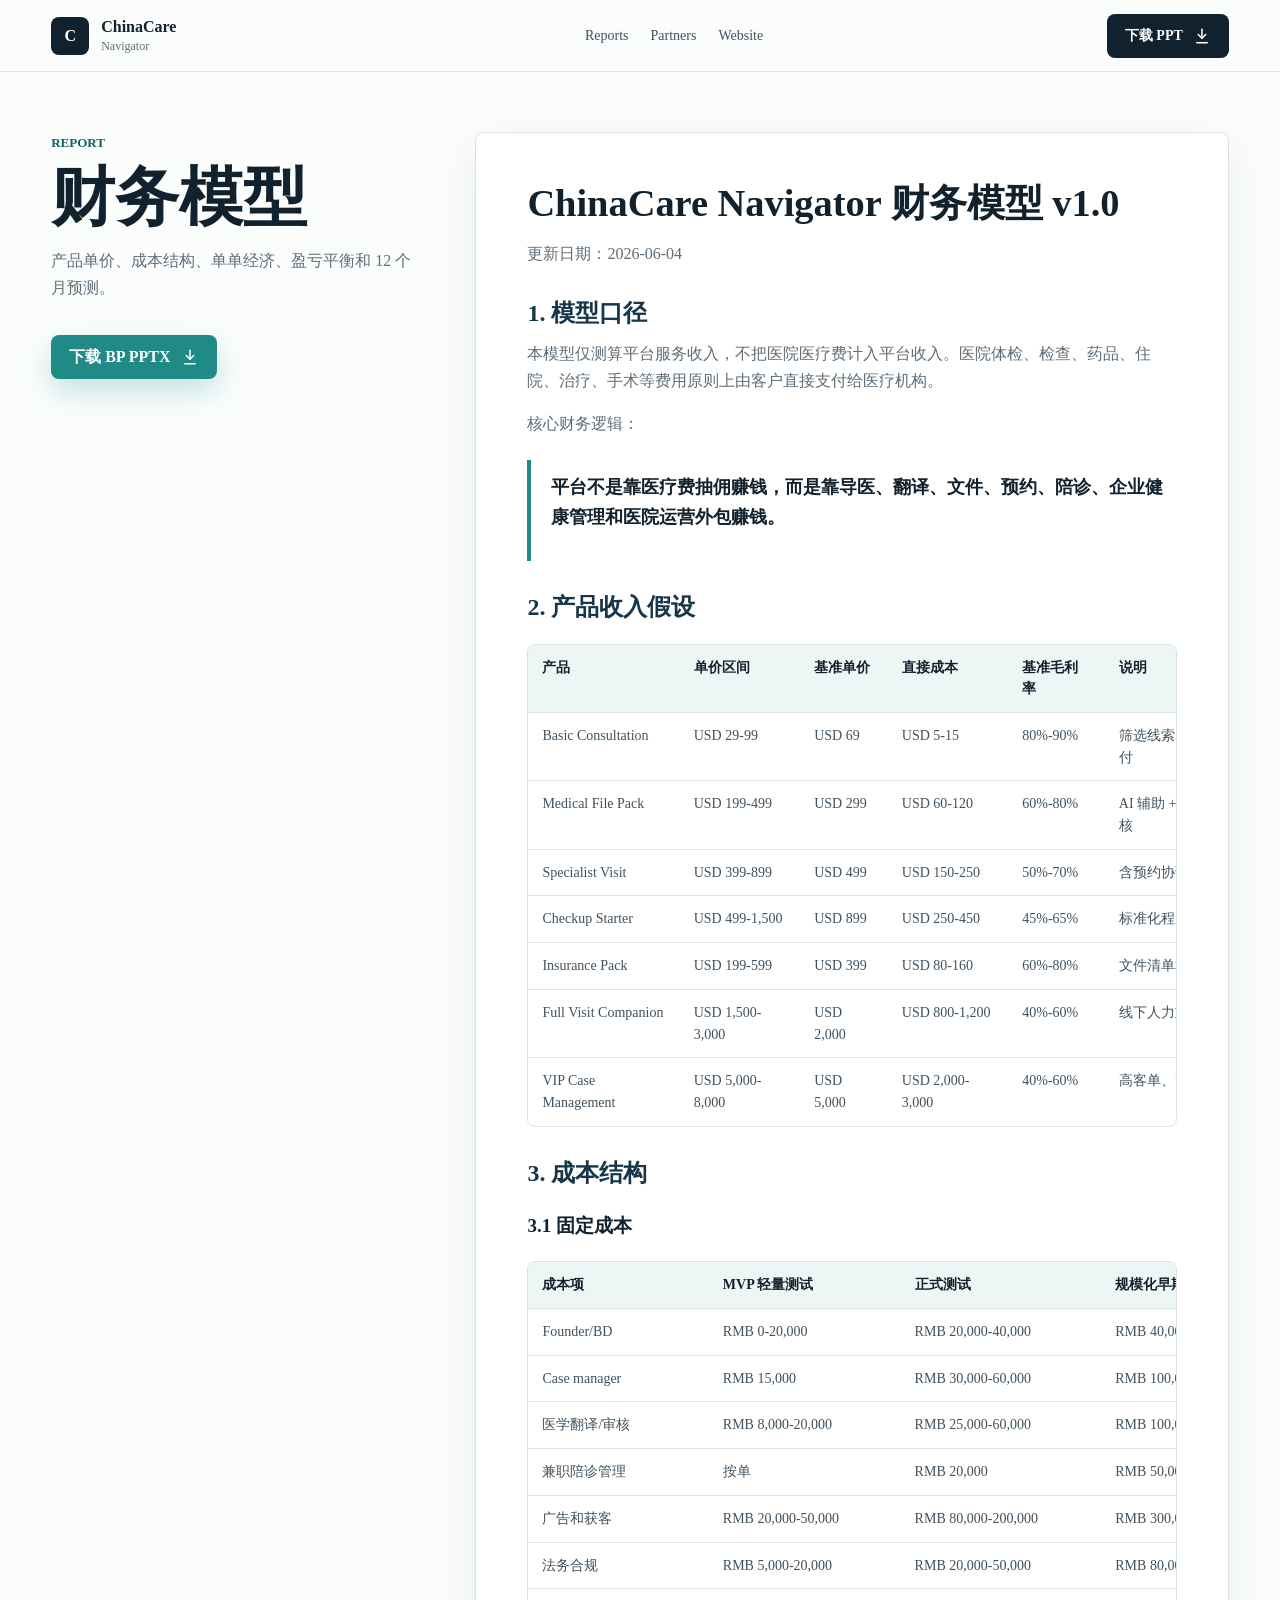
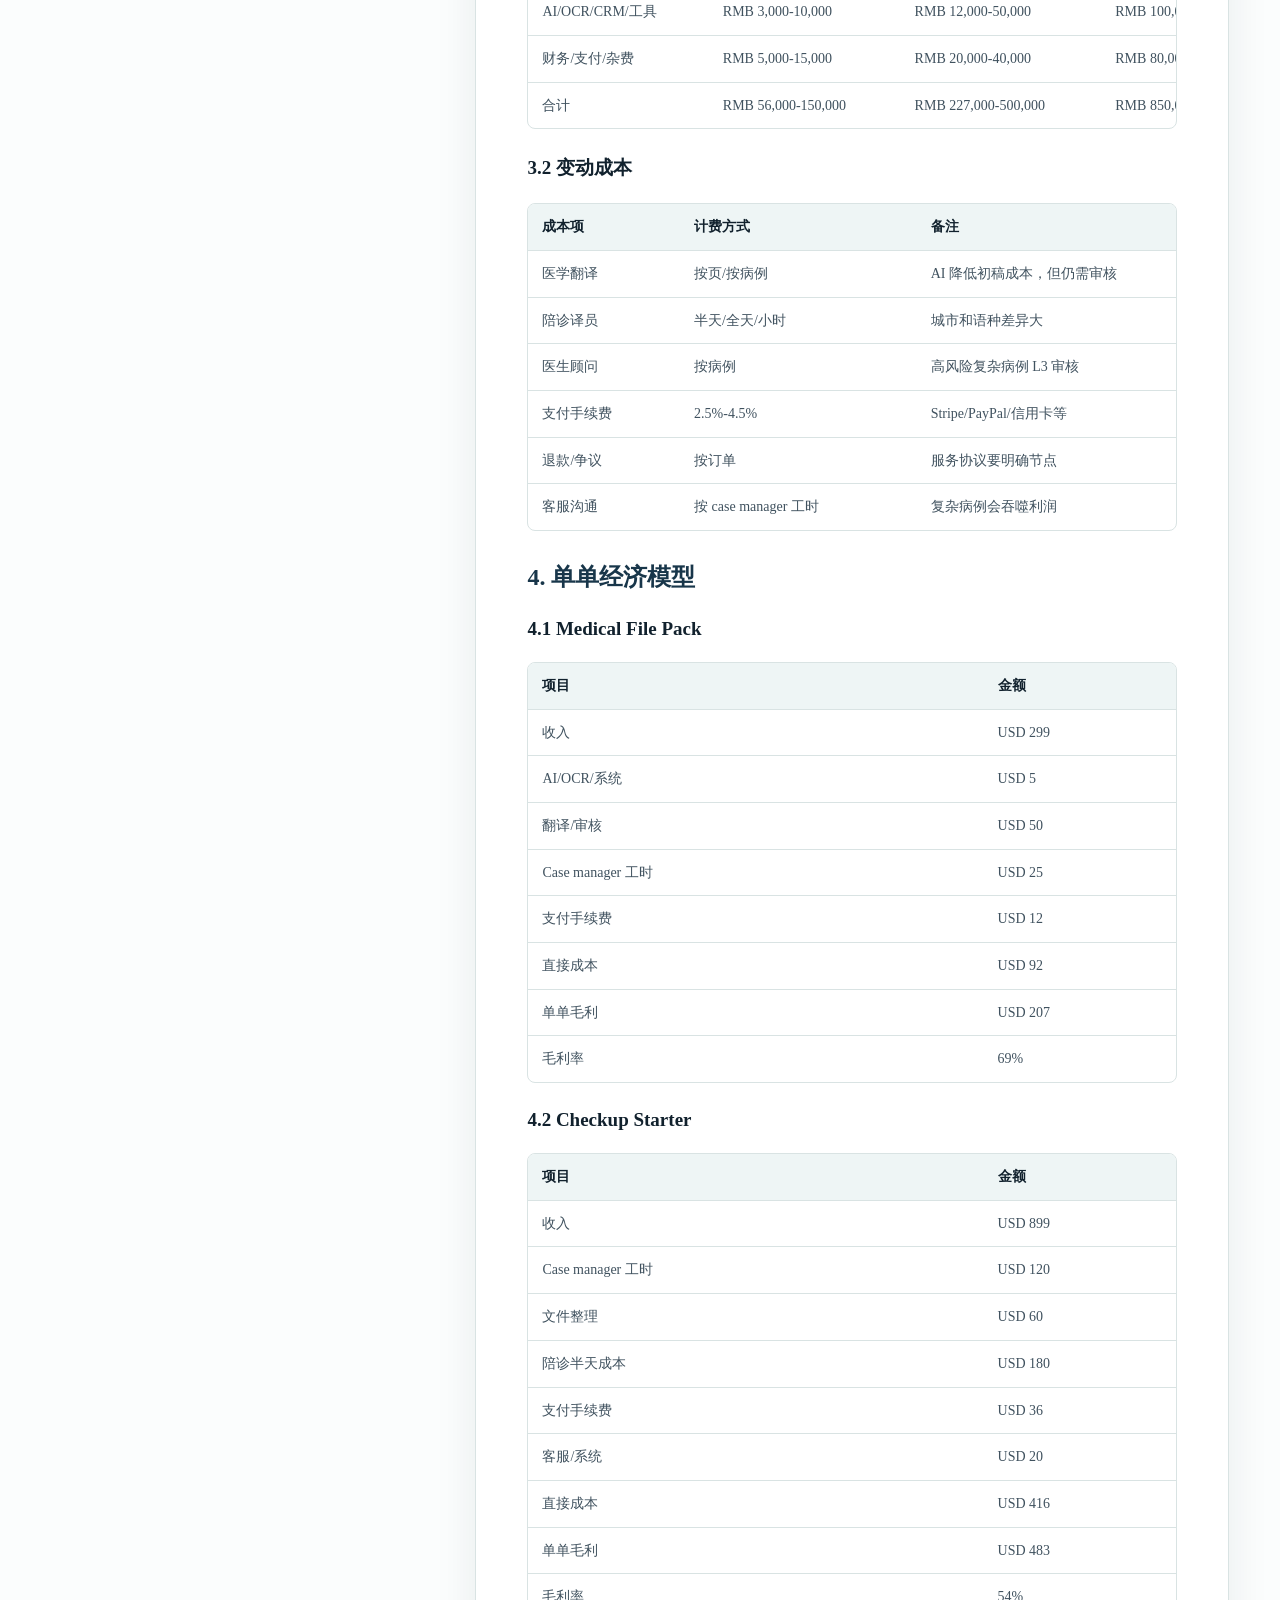
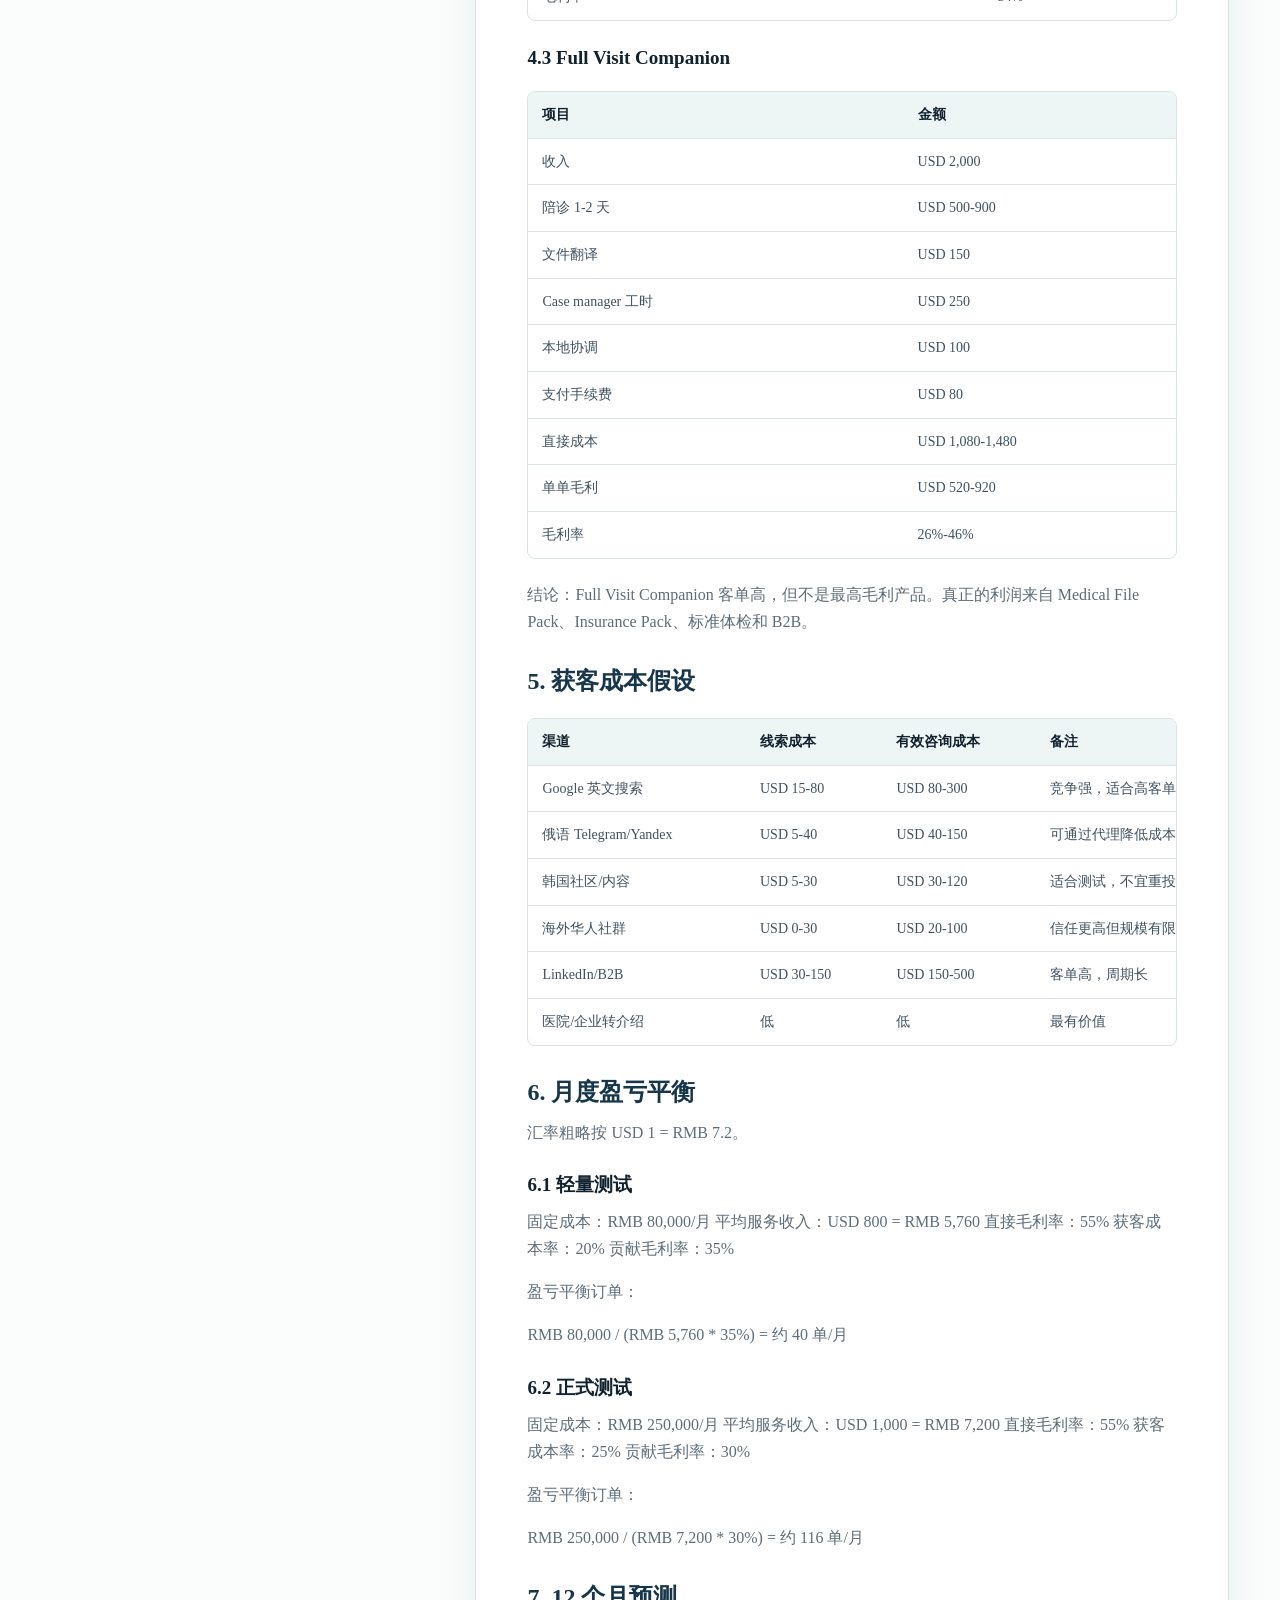
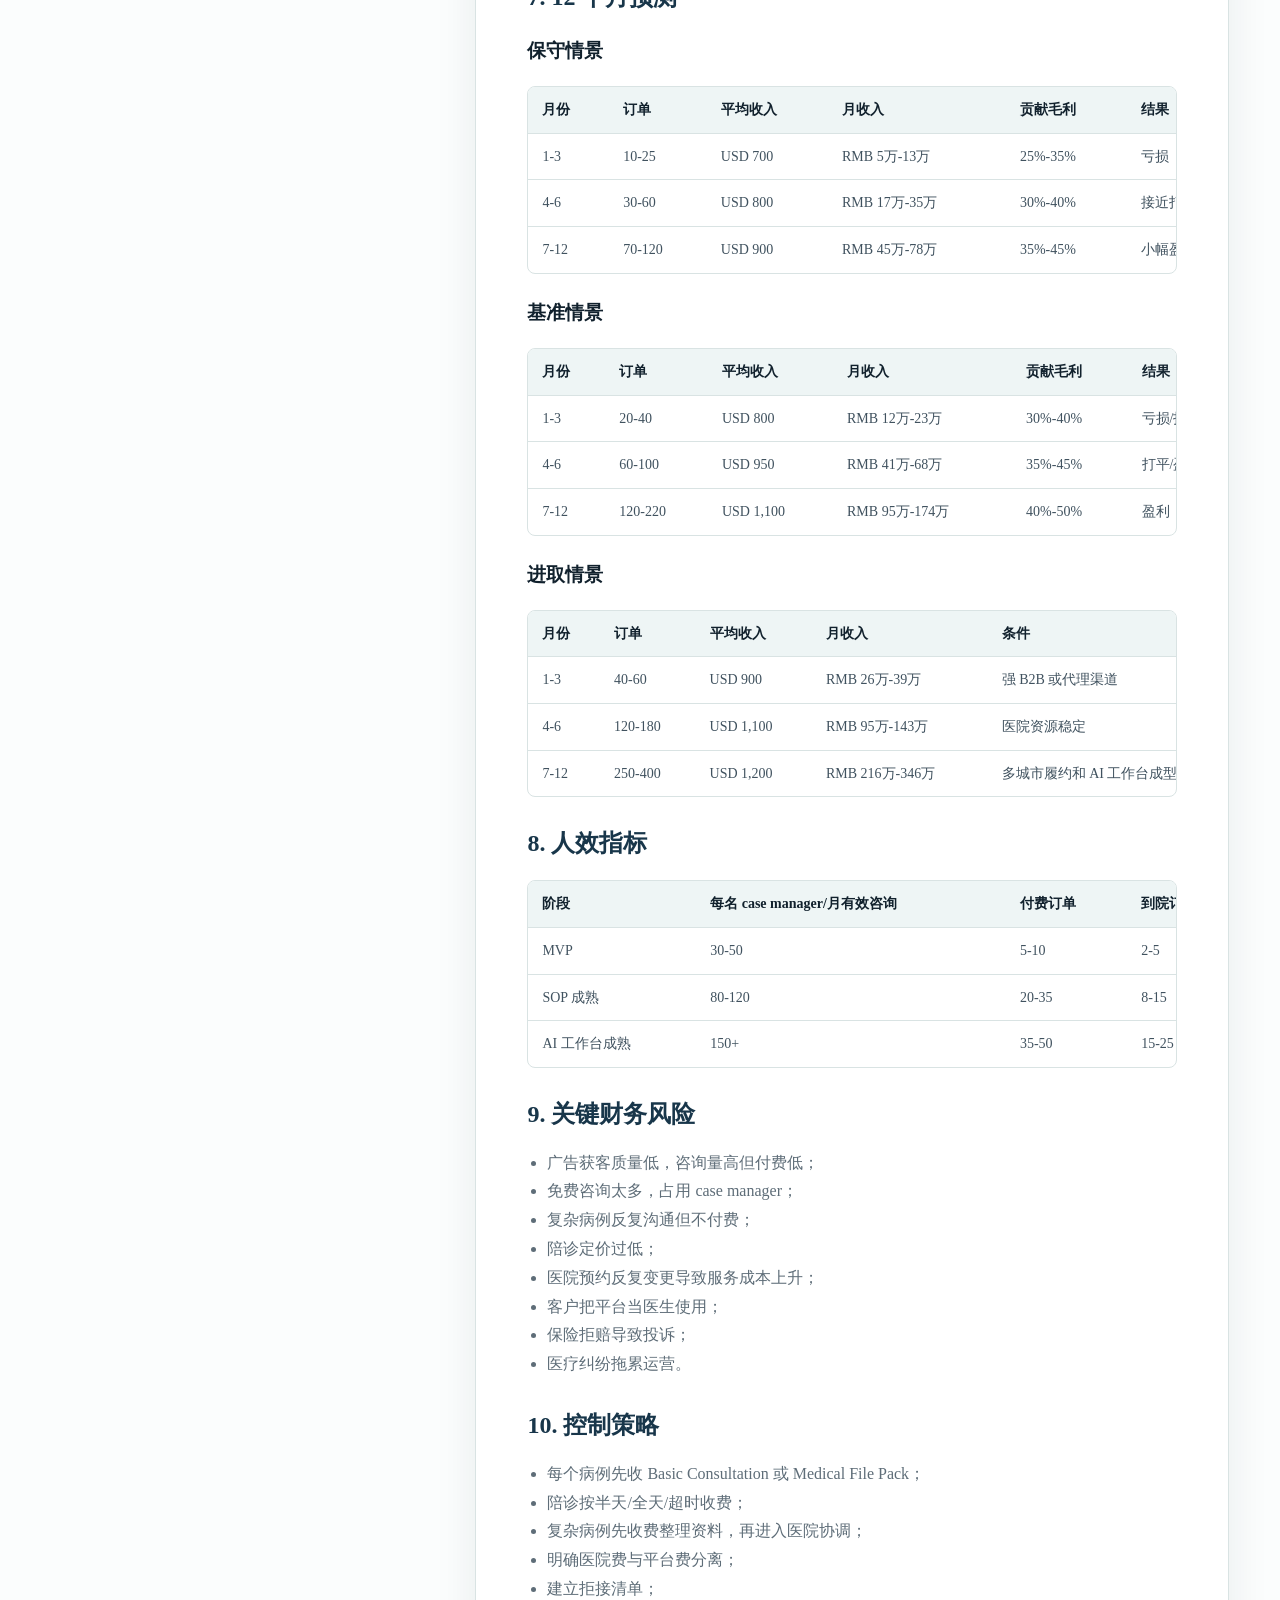
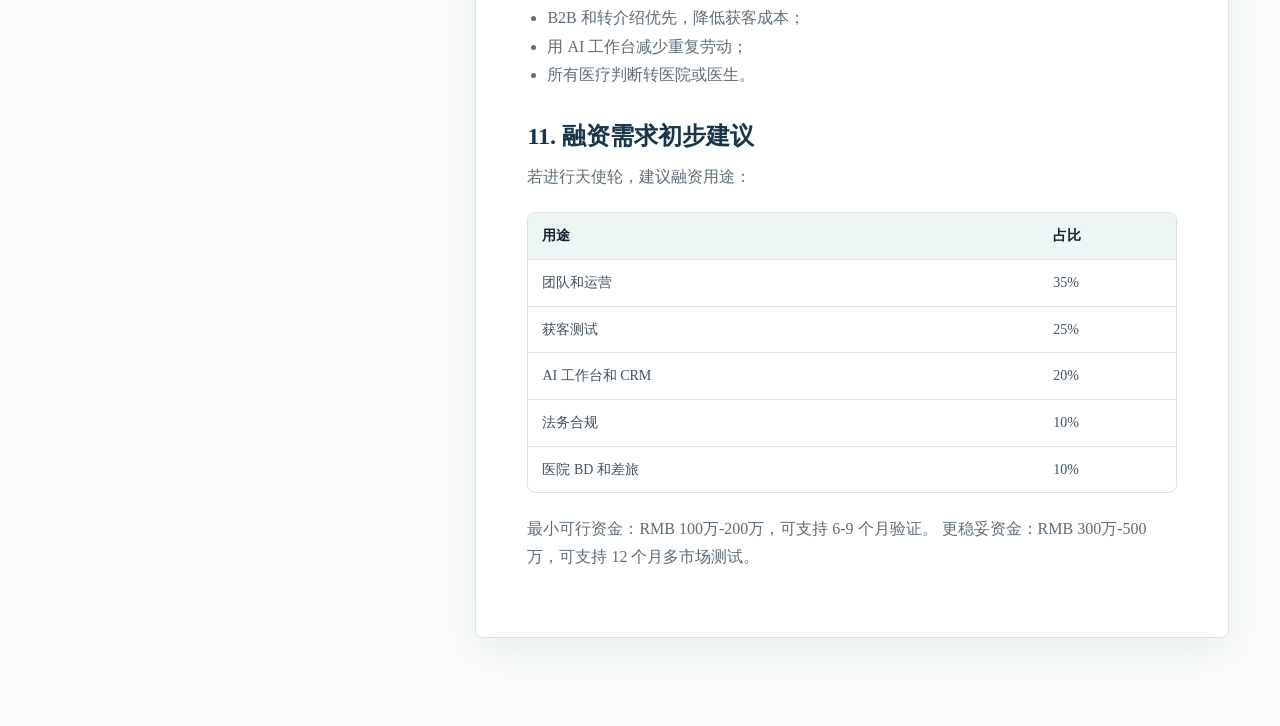
<file: reports/financial-model.html>
<!doctype html>
<html lang="zh-CN">
  <head>
    <meta charset="utf-8">
    <meta name="viewport" content="width=device-width, initial-scale=1">
    <title>财务模型 | ChinaCare Navigator</title>
    <meta name="description" content="产品单价、成本结构、单单经济、盈亏平衡和 12 个月预测。">
    <link rel="stylesheet" href="../styles.css">
  </head>
  <body class="report-page">
    <header class="site-header" data-elevated="false">
      <a class="brand" href="../index.html" aria-label="ChinaCare Navigator home">
        <span class="brand-mark" aria-hidden="true">C</span>
        <span><strong>ChinaCare</strong><small>Navigator</small></span>
      </a>
      <nav class="nav-links" aria-label="Report navigation">
        <a href="index.html">Reports</a>
        <a href="../pages/partners.html">Partners</a>
        <a href="../index.html">Website</a>
      </nav>
      <a class="header-cta" href="../downloads/chinacare-navigator-bp.pptx" download>
        <span>下载 PPT</span>
        <svg viewBox="0 0 24 24" aria-hidden="true"><path d="M12 3v12"></path><path d="m7 10 5 5 5-5"></path><path d="M5 21h14"></path></svg>
      </a>
    </header>
    <main class="report-layout">
      <aside class="report-rail">
        <p class="eyebrow">Report</p>
        <h1>财务模型</h1>
        <p>产品单价、成本结构、单单经济、盈亏平衡和 12 个月预测。</p>
        <a class="button primary report-download" href="../downloads/chinacare-navigator-bp.pptx" download>
          <span>下载 BP PPTX</span>
          <svg viewBox="0 0 24 24" aria-hidden="true"><path d="M12 3v12"></path><path d="m7 10 5 5 5-5"></path><path d="M5 21h14"></path></svg>
        </a>
      </aside>
      <article class="report-content">
        <h2>ChinaCare Navigator 财务模型 v1.0</h2>
<p>更新日期：2026-06-04</p>
<h3>1. 模型口径</h3>
<p>本模型仅测算平台服务收入，不把医院医疗费计入平台收入。医院体检、检查、药品、住院、治疗、手术等费用原则上由客户直接支付给医疗机构。</p>
<p>核心财务逻辑：</p>
<blockquote><p>平台不是靠医疗费抽佣赚钱，而是靠导医、翻译、文件、预约、陪诊、企业健康管理和医院运营外包赚钱。</p></blockquote>
<h3>2. 产品收入假设</h3>
<div class="report-table-wrap"><table><thead><tr><th>产品</th><th>单价区间</th><th>基准单价</th><th>直接成本</th><th>基准毛利率</th><th>说明</th></tr></thead><tbody><tr><td>Basic Consultation</td><td>USD 29-99</td><td>USD 69</td><td>USD 5-15</td><td>80%-90%</td><td>筛选线索，远程交付</td></tr><tr><td>Medical File Pack</td><td>USD 199-499</td><td>USD 299</td><td>USD 60-120</td><td>60%-80%</td><td>AI 辅助 + 人工审核</td></tr><tr><td>Specialist Visit</td><td>USD 399-899</td><td>USD 499</td><td>USD 150-250</td><td>50%-70%</td><td>含预约协调</td></tr><tr><td>Checkup Starter</td><td>USD 499-1,500</td><td>USD 899</td><td>USD 250-450</td><td>45%-65%</td><td>标准化程度高</td></tr><tr><td>Insurance Pack</td><td>USD 199-599</td><td>USD 399</td><td>USD 80-160</td><td>60%-80%</td><td>文件清单和整理</td></tr><tr><td>Full Visit Companion</td><td>USD 1,500-3,000</td><td>USD 2,000</td><td>USD 800-1,200</td><td>40%-60%</td><td>线下人力重</td></tr><tr><td>VIP Case Management</td><td>USD 5,000-8,000</td><td>USD 5,000</td><td>USD 2,000-3,000</td><td>40%-60%</td><td>高客单、高风险</td></tr></tbody></table></div>
<h3>3. 成本结构</h3>
<h4>3.1 固定成本</h4>
<div class="report-table-wrap"><table><thead><tr><th>成本项</th><th>MVP 轻量测试</th><th>正式测试</th><th>规模化早期</th></tr></thead><tbody><tr><td>Founder/BD</td><td>RMB 0-20,000</td><td>RMB 20,000-40,000</td><td>RMB 40,000+</td></tr><tr><td>Case manager</td><td>RMB 15,000</td><td>RMB 30,000-60,000</td><td>RMB 100,000+</td></tr><tr><td>医学翻译/审核</td><td>RMB 8,000-20,000</td><td>RMB 25,000-60,000</td><td>RMB 100,000+</td></tr><tr><td>兼职陪诊管理</td><td>按单</td><td>RMB 20,000</td><td>RMB 50,000+</td></tr><tr><td>广告和获客</td><td>RMB 20,000-50,000</td><td>RMB 80,000-200,000</td><td>RMB 300,000+</td></tr><tr><td>法务合规</td><td>RMB 5,000-20,000</td><td>RMB 20,000-50,000</td><td>RMB 80,000+</td></tr><tr><td>AI/OCR/CRM/工具</td><td>RMB 3,000-10,000</td><td>RMB 12,000-50,000</td><td>RMB 100,000+</td></tr><tr><td>财务/支付/杂费</td><td>RMB 5,000-15,000</td><td>RMB 20,000-40,000</td><td>RMB 80,000+</td></tr><tr><td>合计</td><td>RMB 56,000-150,000</td><td>RMB 227,000-500,000</td><td>RMB 850,000+</td></tr></tbody></table></div>
<h4>3.2 变动成本</h4>
<div class="report-table-wrap"><table><thead><tr><th>成本项</th><th>计费方式</th><th>备注</th></tr></thead><tbody><tr><td>医学翻译</td><td>按页/按病例</td><td>AI 降低初稿成本，但仍需审核</td></tr><tr><td>陪诊译员</td><td>半天/全天/小时</td><td>城市和语种差异大</td></tr><tr><td>医生顾问</td><td>按病例</td><td>高风险复杂病例 L3 审核</td></tr><tr><td>支付手续费</td><td>2.5%-4.5%</td><td>Stripe/PayPal/信用卡等</td></tr><tr><td>退款/争议</td><td>按订单</td><td>服务协议要明确节点</td></tr><tr><td>客服沟通</td><td>按 case manager 工时</td><td>复杂病例会吞噬利润</td></tr></tbody></table></div>
<h3>4. 单单经济模型</h3>
<h4>4.1 Medical File Pack</h4>
<div class="report-table-wrap"><table><thead><tr><th>项目</th><th>金额</th></tr></thead><tbody><tr><td>收入</td><td>USD 299</td></tr><tr><td>AI/OCR/系统</td><td>USD 5</td></tr><tr><td>翻译/审核</td><td>USD 50</td></tr><tr><td>Case manager 工时</td><td>USD 25</td></tr><tr><td>支付手续费</td><td>USD 12</td></tr><tr><td>直接成本</td><td>USD 92</td></tr><tr><td>单单毛利</td><td>USD 207</td></tr><tr><td>毛利率</td><td>69%</td></tr></tbody></table></div>
<h4>4.2 Checkup Starter</h4>
<div class="report-table-wrap"><table><thead><tr><th>项目</th><th>金额</th></tr></thead><tbody><tr><td>收入</td><td>USD 899</td></tr><tr><td>Case manager 工时</td><td>USD 120</td></tr><tr><td>文件整理</td><td>USD 60</td></tr><tr><td>陪诊半天成本</td><td>USD 180</td></tr><tr><td>支付手续费</td><td>USD 36</td></tr><tr><td>客服/系统</td><td>USD 20</td></tr><tr><td>直接成本</td><td>USD 416</td></tr><tr><td>单单毛利</td><td>USD 483</td></tr><tr><td>毛利率</td><td>54%</td></tr></tbody></table></div>
<h4>4.3 Full Visit Companion</h4>
<div class="report-table-wrap"><table><thead><tr><th>项目</th><th>金额</th></tr></thead><tbody><tr><td>收入</td><td>USD 2,000</td></tr><tr><td>陪诊 1-2 天</td><td>USD 500-900</td></tr><tr><td>文件翻译</td><td>USD 150</td></tr><tr><td>Case manager 工时</td><td>USD 250</td></tr><tr><td>本地协调</td><td>USD 100</td></tr><tr><td>支付手续费</td><td>USD 80</td></tr><tr><td>直接成本</td><td>USD 1,080-1,480</td></tr><tr><td>单单毛利</td><td>USD 520-920</td></tr><tr><td>毛利率</td><td>26%-46%</td></tr></tbody></table></div>
<p>结论：Full Visit Companion 客单高，但不是最高毛利产品。真正的利润来自 Medical File Pack、Insurance Pack、标准体检和 B2B。</p>
<h3>5. 获客成本假设</h3>
<div class="report-table-wrap"><table><thead><tr><th>渠道</th><th>线索成本</th><th>有效咨询成本</th><th>备注</th></tr></thead><tbody><tr><td>Google 英文搜索</td><td>USD 15-80</td><td>USD 80-300</td><td>竞争强，适合高客单</td></tr><tr><td>俄语 Telegram/Yandex</td><td>USD 5-40</td><td>USD 40-150</td><td>可通过代理降低成本</td></tr><tr><td>韩国社区/内容</td><td>USD 5-30</td><td>USD 30-120</td><td>适合测试，不宜重投</td></tr><tr><td>海外华人社群</td><td>USD 0-30</td><td>USD 20-100</td><td>信任更高但规模有限</td></tr><tr><td>LinkedIn/B2B</td><td>USD 30-150</td><td>USD 150-500</td><td>客单高，周期长</td></tr><tr><td>医院/企业转介绍</td><td>低</td><td>低</td><td>最有价值</td></tr></tbody></table></div>
<h3>6. 月度盈亏平衡</h3>
<p>汇率粗略按 USD 1 = RMB 7.2。</p>
<h4>6.1 轻量测试</h4>
<p>固定成本：RMB 80,000/月 平均服务收入：USD 800 = RMB 5,760 直接毛利率：55% 获客成本率：20% 贡献毛利率：35%</p>
<p>盈亏平衡订单：</p>
<p>RMB 80,000 / (RMB 5,760 * 35%) = 约 40 单/月</p>
<h4>6.2 正式测试</h4>
<p>固定成本：RMB 250,000/月 平均服务收入：USD 1,000 = RMB 7,200 直接毛利率：55% 获客成本率：25% 贡献毛利率：30%</p>
<p>盈亏平衡订单：</p>
<p>RMB 250,000 / (RMB 7,200 * 30%) = 约 116 单/月</p>
<h3>7. 12 个月预测</h3>
<h4>保守情景</h4>
<div class="report-table-wrap"><table><thead><tr><th>月份</th><th>订单</th><th>平均收入</th><th>月收入</th><th>贡献毛利</th><th>结果</th></tr></thead><tbody><tr><td>1-3</td><td>10-25</td><td>USD 700</td><td>RMB 5万-13万</td><td>25%-35%</td><td>亏损</td></tr><tr><td>4-6</td><td>30-60</td><td>USD 800</td><td>RMB 17万-35万</td><td>30%-40%</td><td>接近打平</td></tr><tr><td>7-12</td><td>70-120</td><td>USD 900</td><td>RMB 45万-78万</td><td>35%-45%</td><td>小幅盈利</td></tr></tbody></table></div>
<h4>基准情景</h4>
<div class="report-table-wrap"><table><thead><tr><th>月份</th><th>订单</th><th>平均收入</th><th>月收入</th><th>贡献毛利</th><th>结果</th></tr></thead><tbody><tr><td>1-3</td><td>20-40</td><td>USD 800</td><td>RMB 12万-23万</td><td>30%-40%</td><td>亏损/打平</td></tr><tr><td>4-6</td><td>60-100</td><td>USD 950</td><td>RMB 41万-68万</td><td>35%-45%</td><td>打平/盈利</td></tr><tr><td>7-12</td><td>120-220</td><td>USD 1,100</td><td>RMB 95万-174万</td><td>40%-50%</td><td>盈利</td></tr></tbody></table></div>
<h4>进取情景</h4>
<div class="report-table-wrap"><table><thead><tr><th>月份</th><th>订单</th><th>平均收入</th><th>月收入</th><th>条件</th></tr></thead><tbody><tr><td>1-3</td><td>40-60</td><td>USD 900</td><td>RMB 26万-39万</td><td>强 B2B 或代理渠道</td></tr><tr><td>4-6</td><td>120-180</td><td>USD 1,100</td><td>RMB 95万-143万</td><td>医院资源稳定</td></tr><tr><td>7-12</td><td>250-400</td><td>USD 1,200</td><td>RMB 216万-346万</td><td>多城市履约和 AI 工作台成型</td></tr></tbody></table></div>
<h3>8. 人效指标</h3>
<div class="report-table-wrap"><table><thead><tr><th>阶段</th><th>每名 case manager/月有效咨询</th><th>付费订单</th><th>到院订单</th></tr></thead><tbody><tr><td>MVP</td><td>30-50</td><td>5-10</td><td>2-5</td></tr><tr><td>SOP 成熟</td><td>80-120</td><td>20-35</td><td>8-15</td></tr><tr><td>AI 工作台成熟</td><td>150+</td><td>35-50</td><td>15-25</td></tr></tbody></table></div>
<h3>9. 关键财务风险</h3>
<ul><li>广告获客质量低，咨询量高但付费低；</li><li>免费咨询太多，占用 case manager；</li><li>复杂病例反复沟通但不付费；</li><li>陪诊定价过低；</li><li>医院预约反复变更导致服务成本上升；</li><li>客户把平台当医生使用；</li><li>保险拒赔导致投诉；</li><li>医疗纠纷拖累运营。</li></ul>
<h3>10. 控制策略</h3>
<ul><li>每个病例先收 Basic Consultation 或 Medical File Pack；</li><li>陪诊按半天/全天/超时收费；</li><li>复杂病例先收费整理资料，再进入医院协调；</li><li>明确医院费与平台费分离；</li><li>建立拒接清单；</li><li>B2B 和转介绍优先，降低获客成本；</li><li>用 AI 工作台减少重复劳动；</li><li>所有医疗判断转医院或医生。</li></ul>
<h3>11. 融资需求初步建议</h3>
<p>若进行天使轮，建议融资用途：</p>
<div class="report-table-wrap"><table><thead><tr><th>用途</th><th>占比</th></tr></thead><tbody><tr><td>团队和运营</td><td>35%</td></tr><tr><td>获客测试</td><td>25%</td></tr><tr><td>AI 工作台和 CRM</td><td>20%</td></tr><tr><td>法务合规</td><td>10%</td></tr><tr><td>医院 BD 和差旅</td><td>10%</td></tr></tbody></table></div>
<p>最小可行资金：RMB 100万-200万，可支持 6-9 个月验证。 更稳妥资金：RMB 300万-500万，可支持 12 个月多市场测试。</p>
      </article>
    </main>
    <script src="../script.js"></script>
  </body>
</html>
</file>
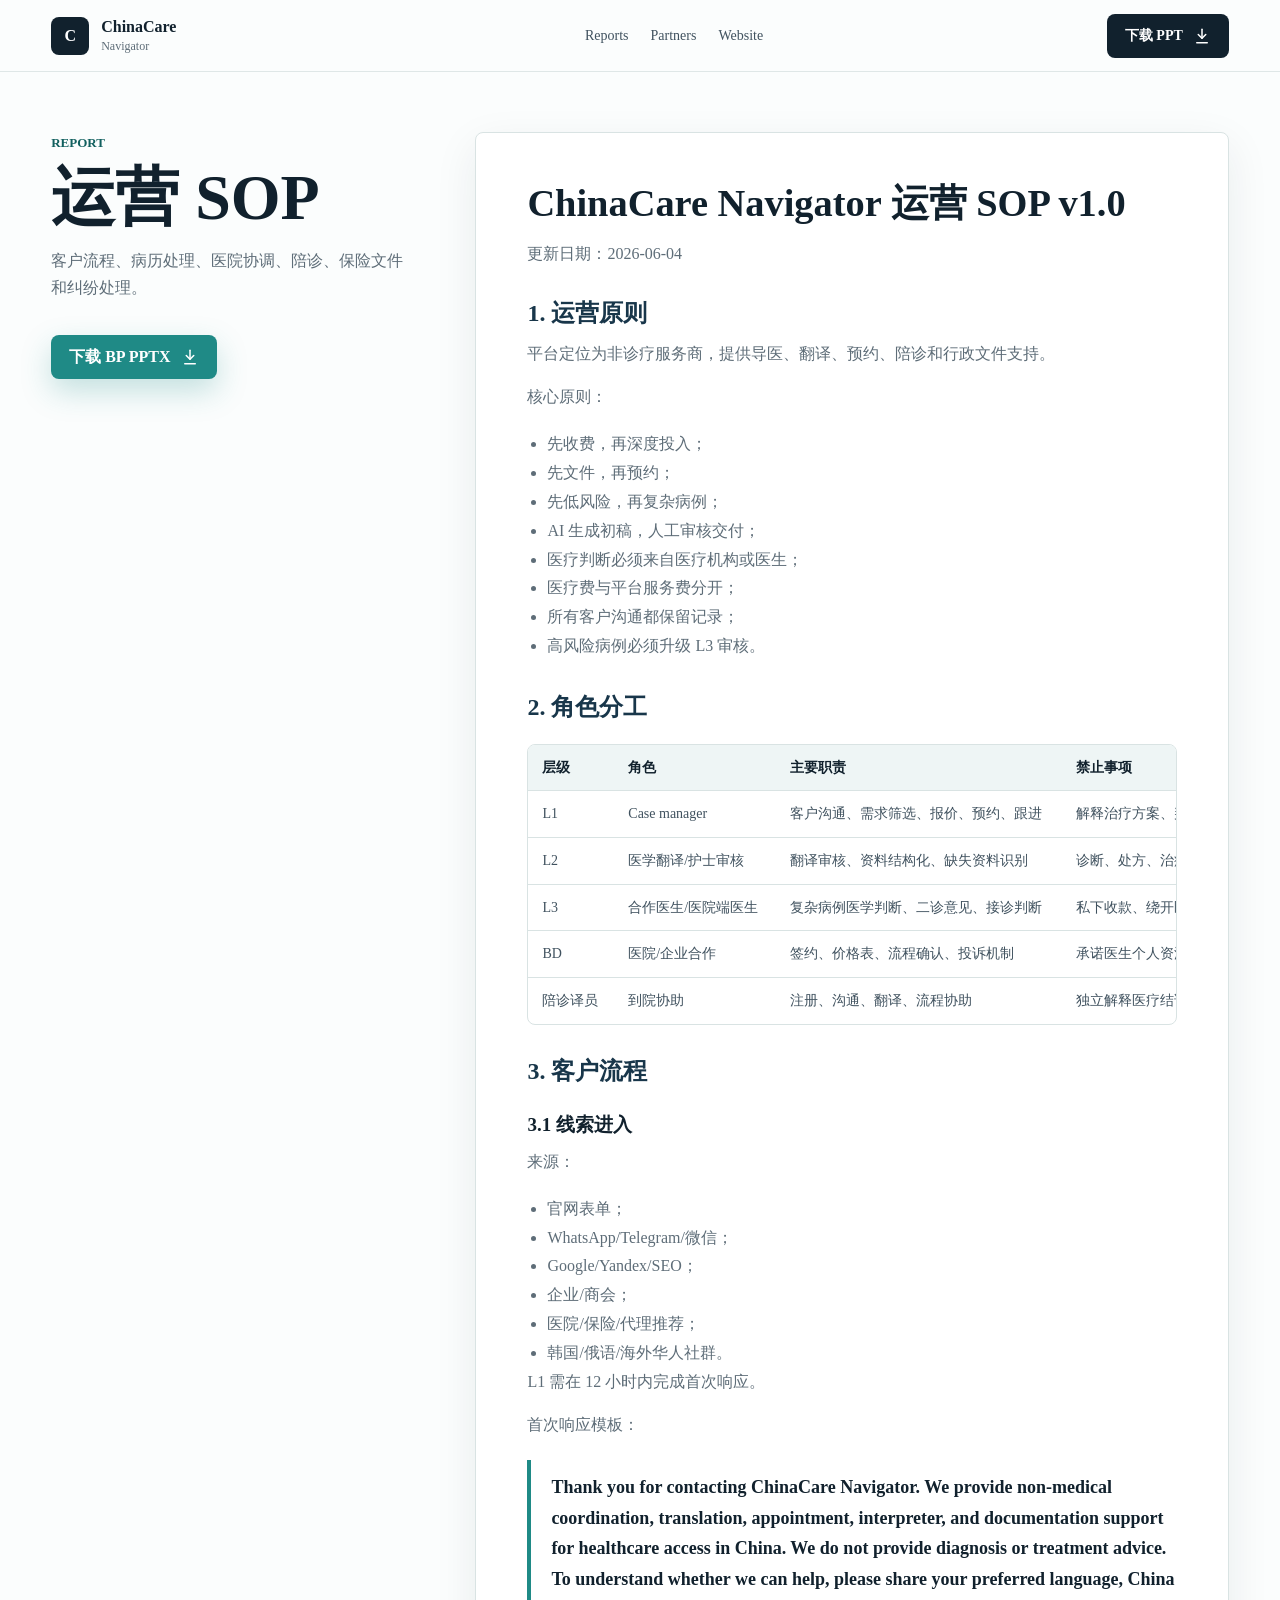
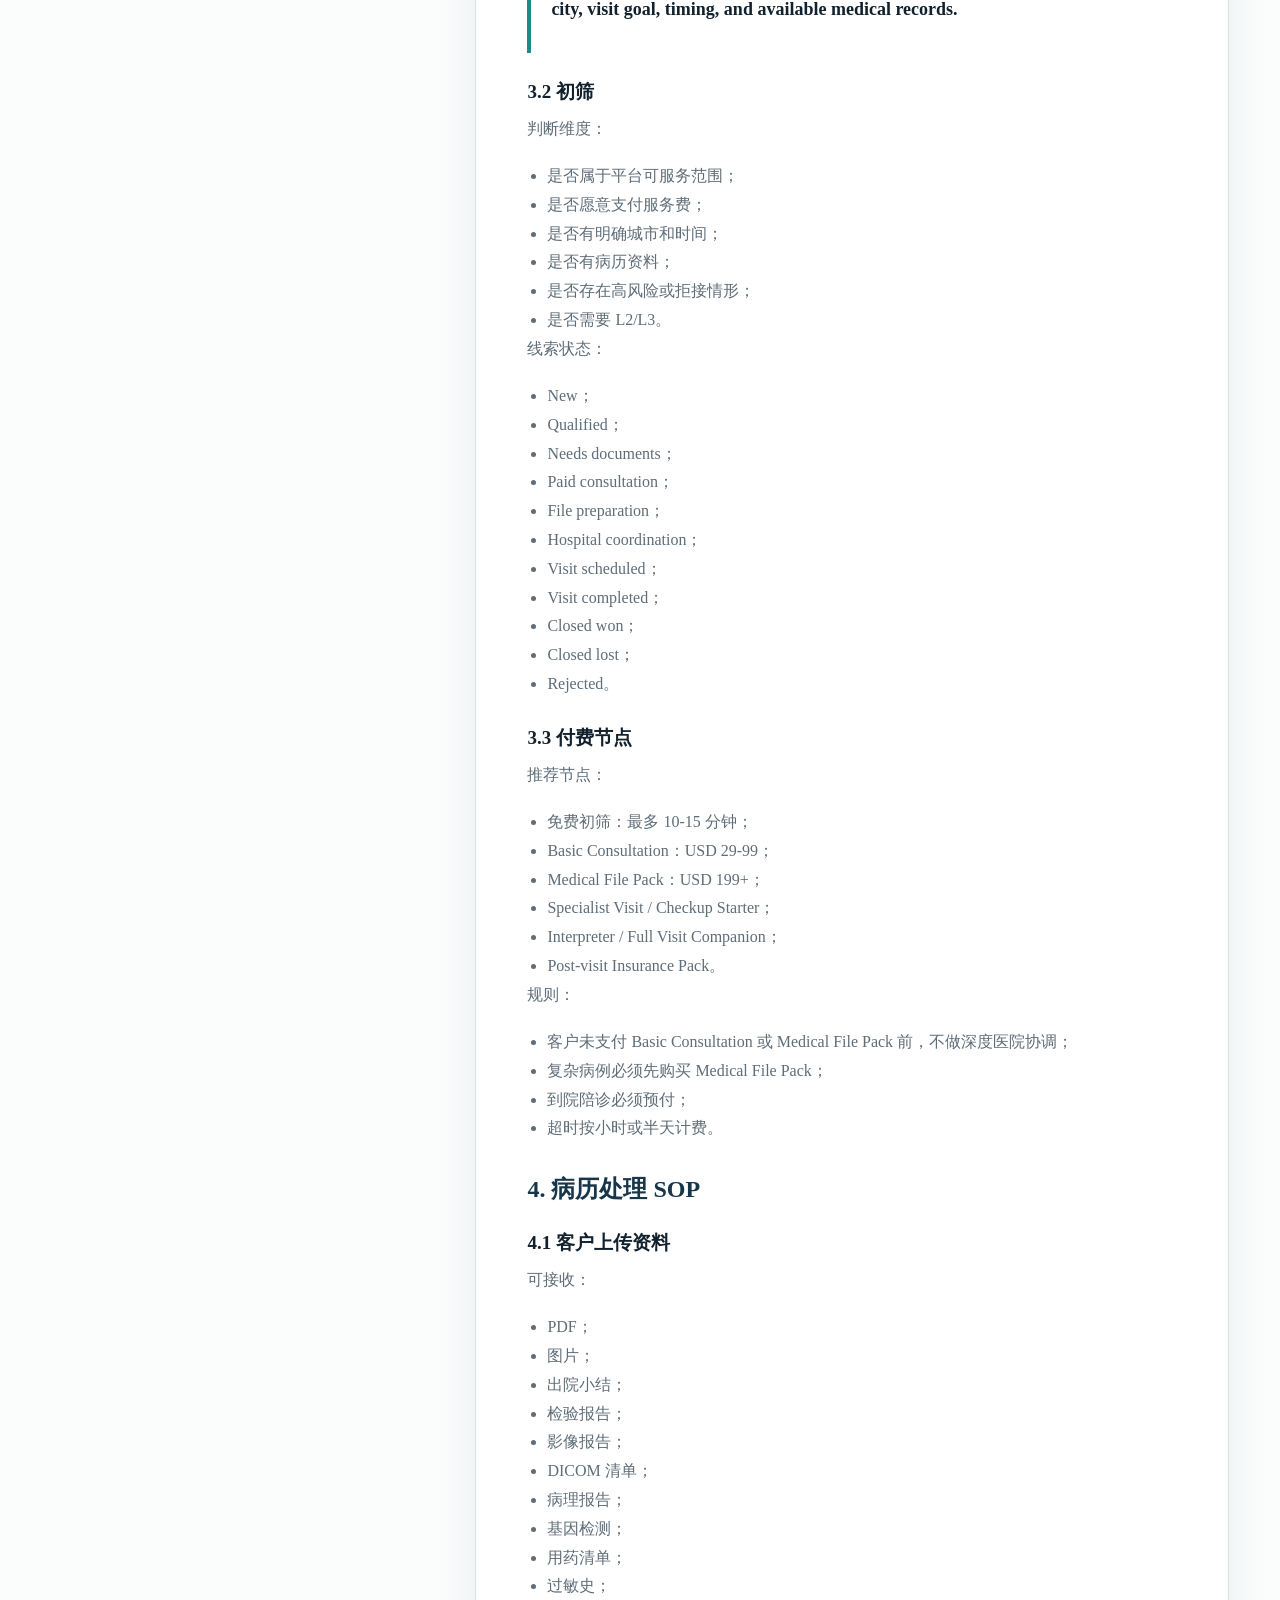
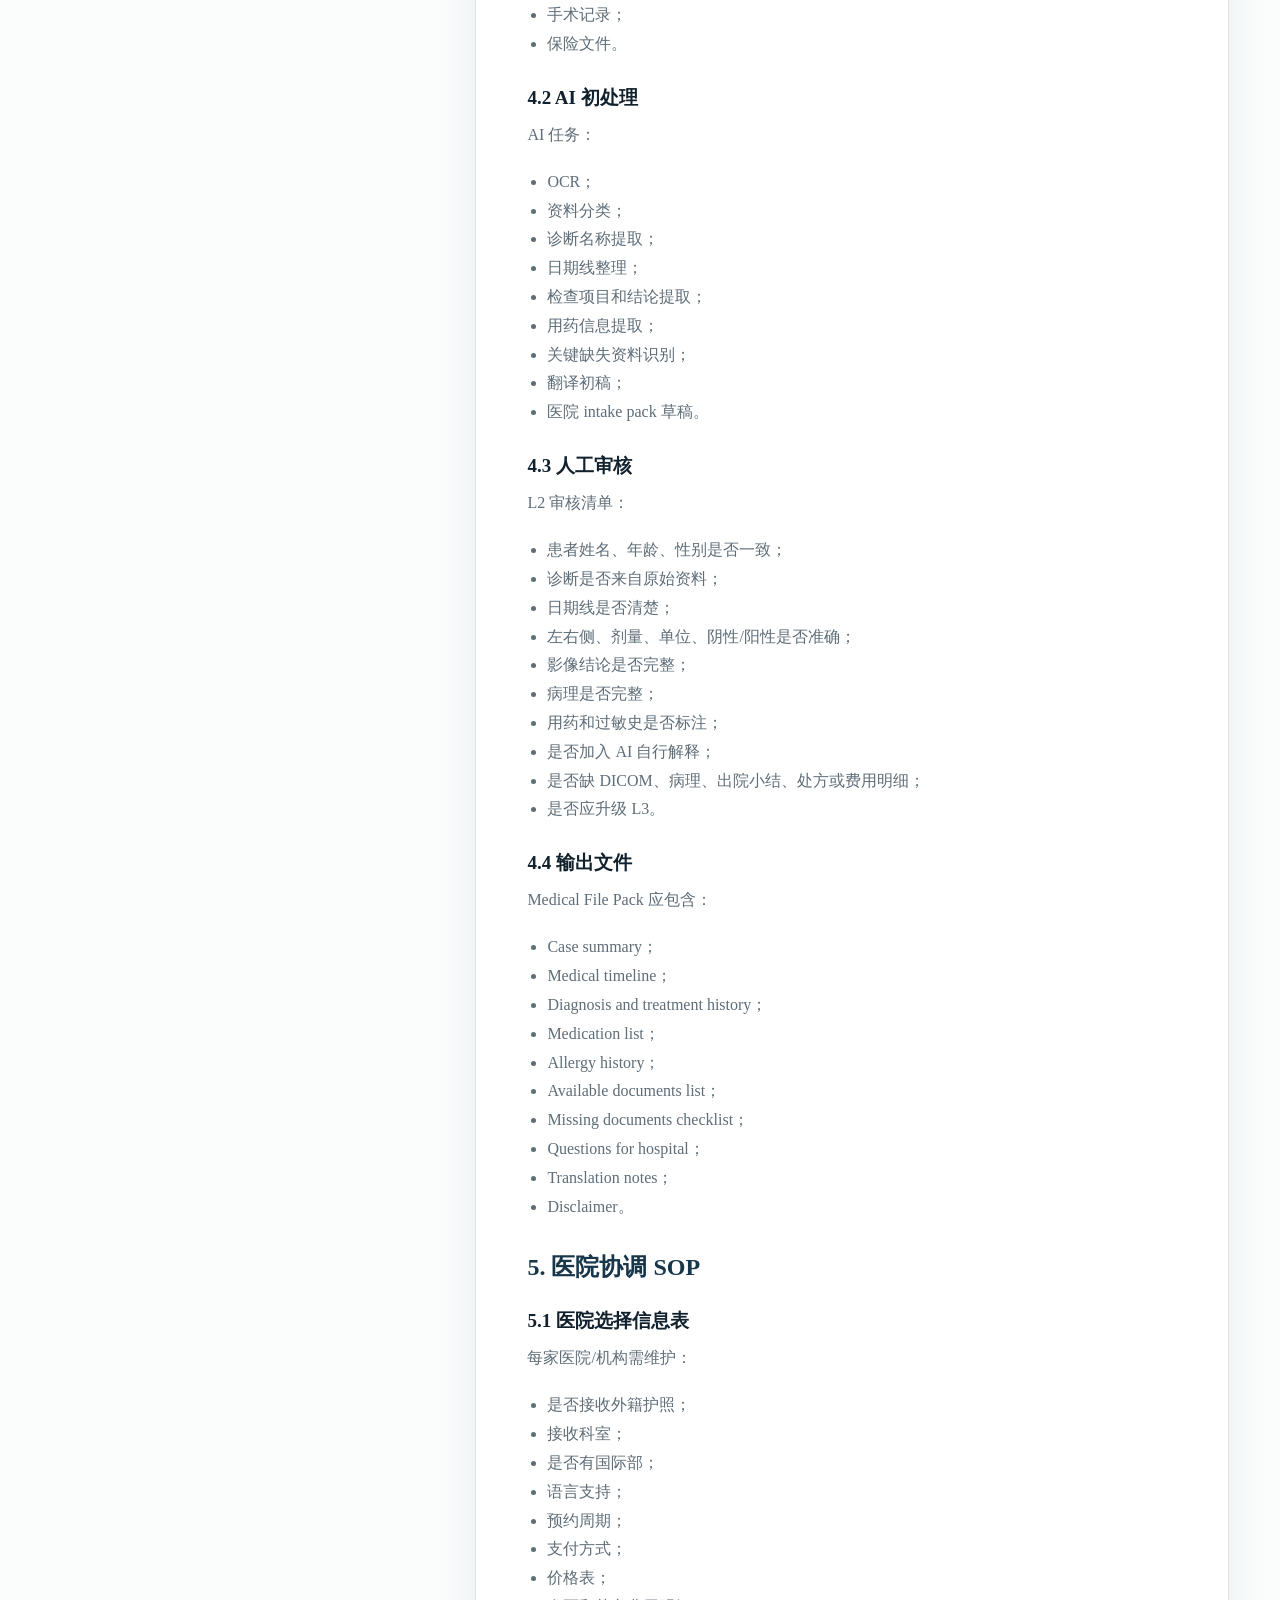
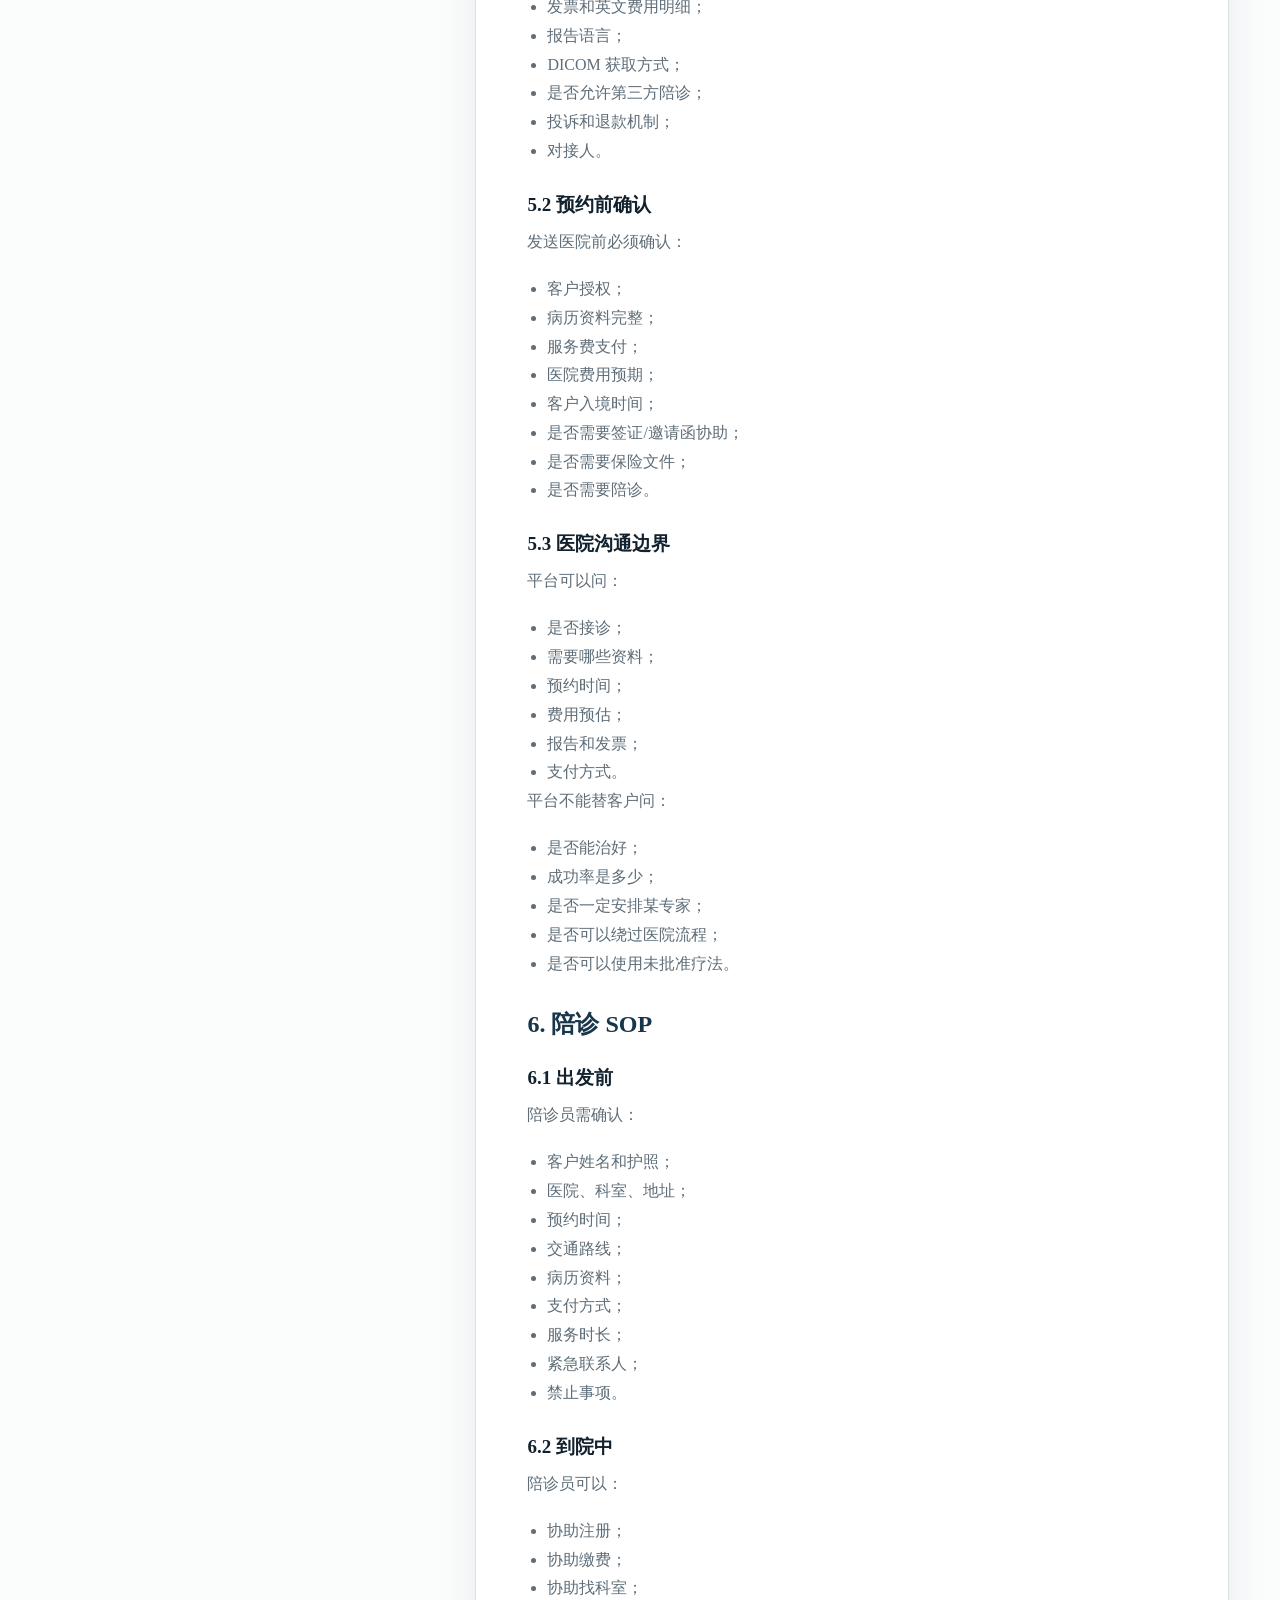
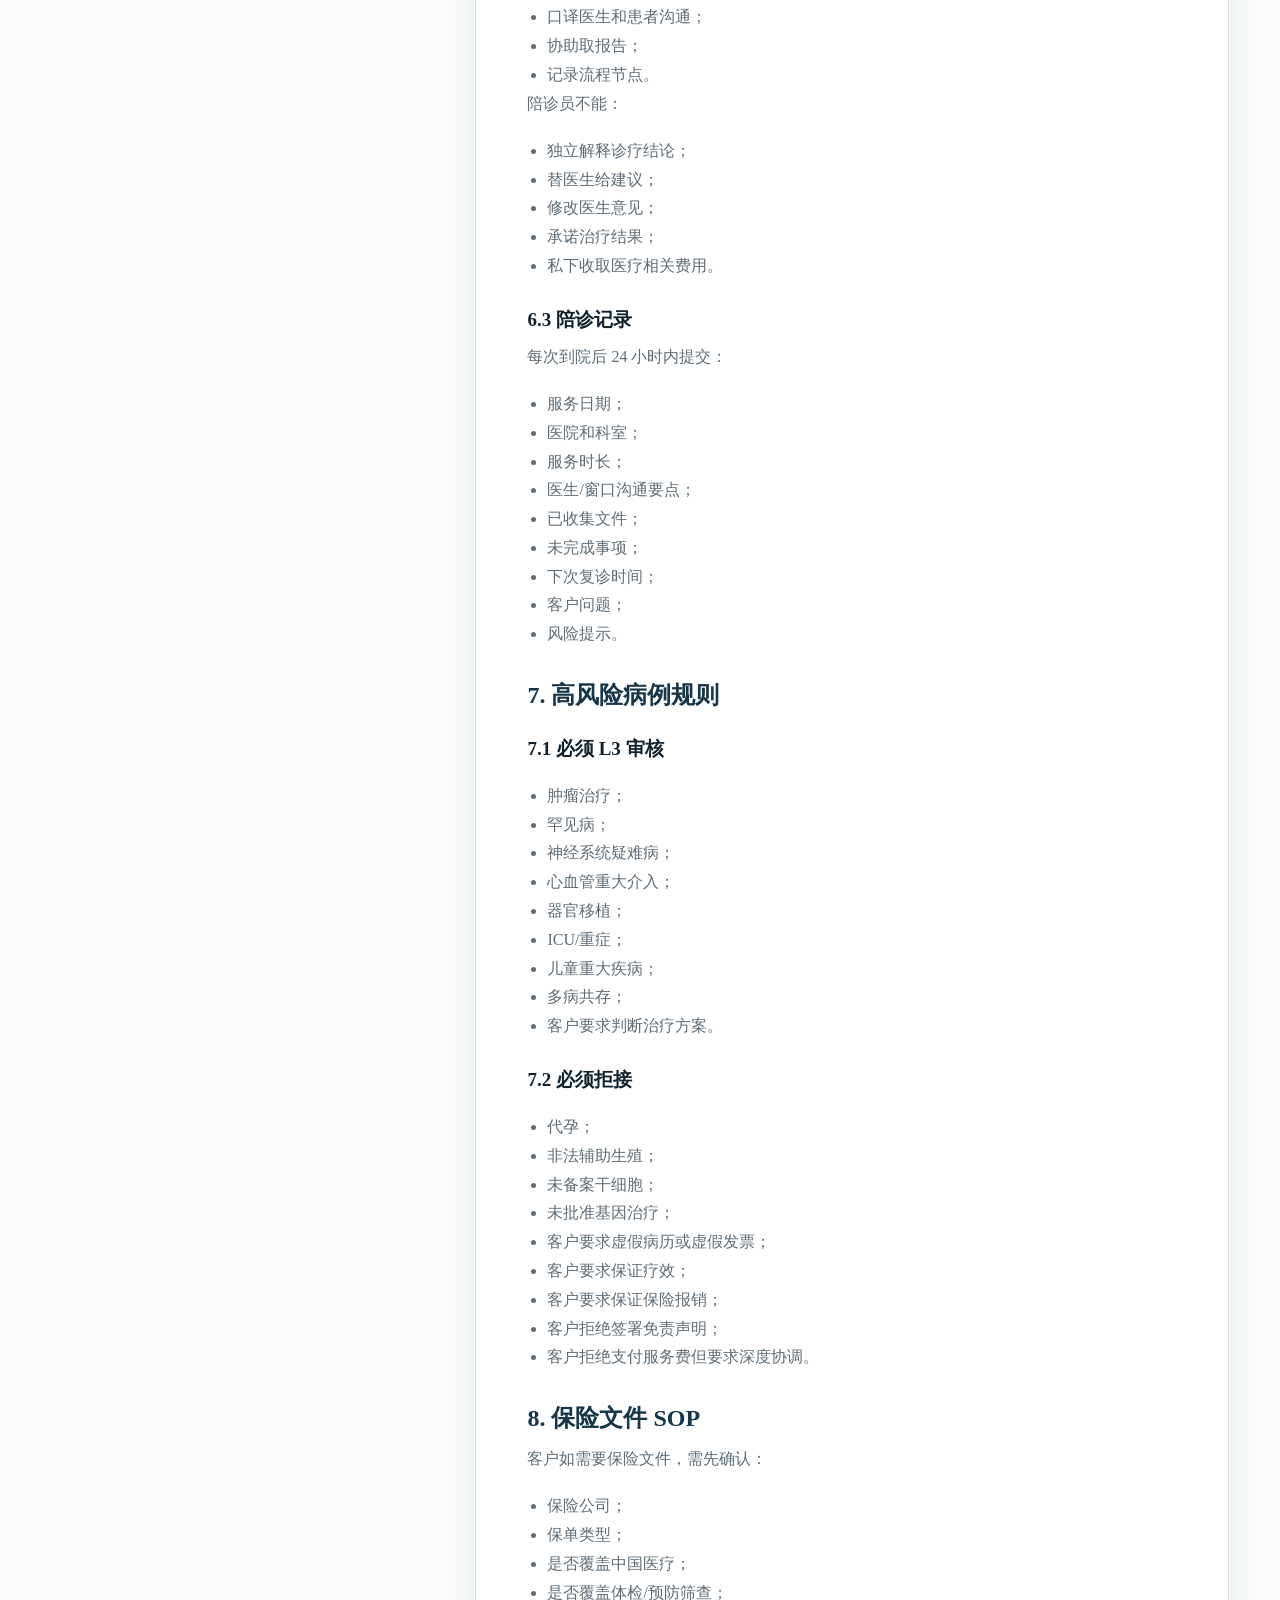
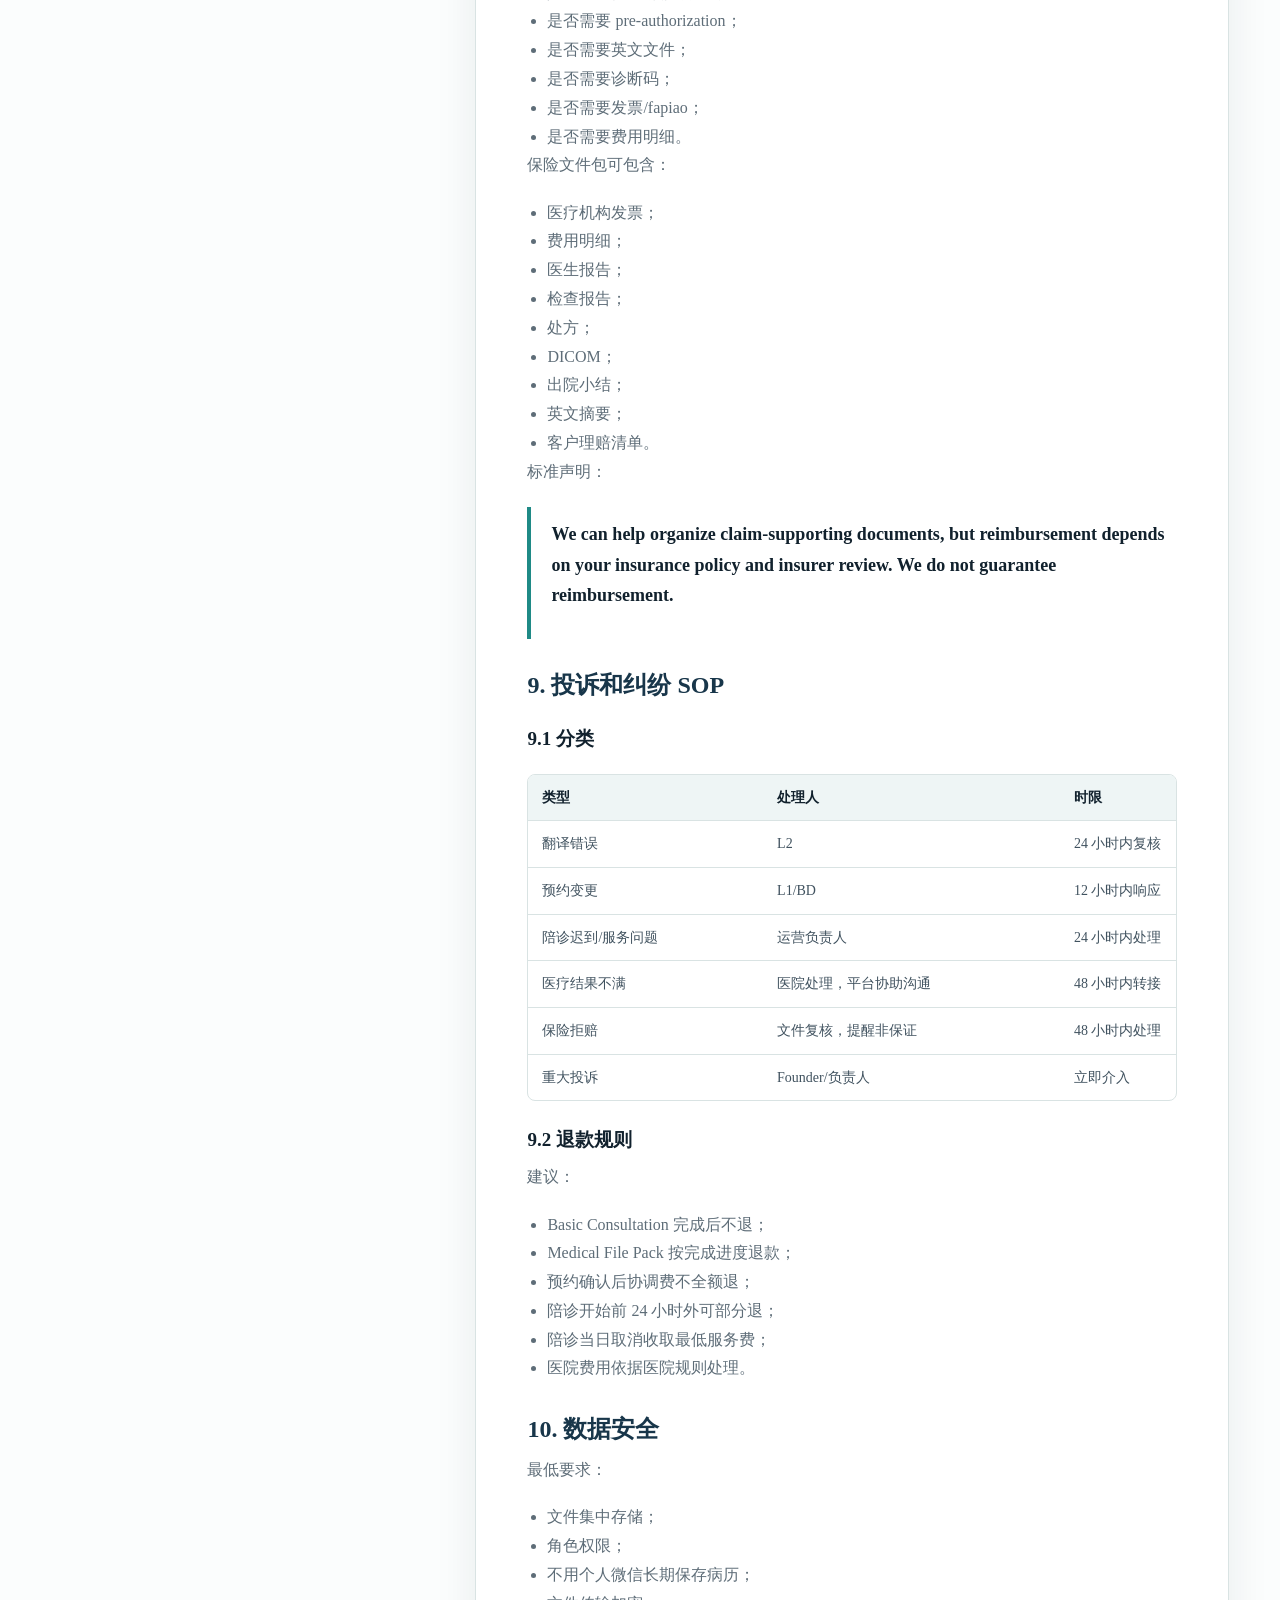
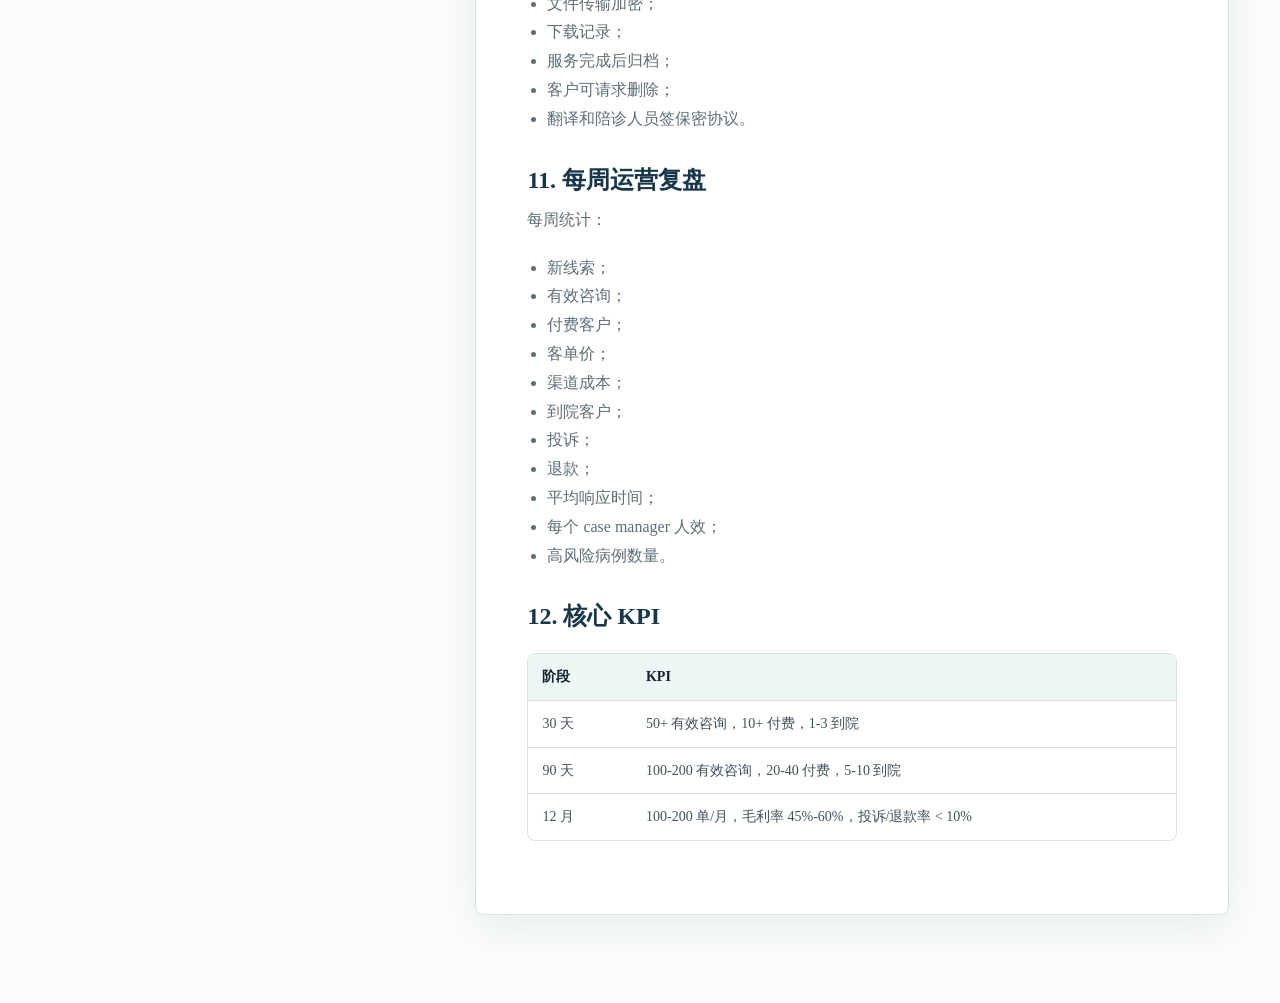
<file: reports/operations-sop.html>
<!doctype html>
<html lang="zh-CN">
  <head>
    <meta charset="utf-8">
    <meta name="viewport" content="width=device-width, initial-scale=1">
    <title>运营 SOP | ChinaCare Navigator</title>
    <meta name="description" content="客户流程、病历处理、医院协调、陪诊、保险文件和纠纷处理。">
    <link rel="stylesheet" href="../styles.css">
  </head>
  <body class="report-page">
    <header class="site-header" data-elevated="false">
      <a class="brand" href="../index.html" aria-label="ChinaCare Navigator home">
        <span class="brand-mark" aria-hidden="true">C</span>
        <span><strong>ChinaCare</strong><small>Navigator</small></span>
      </a>
      <nav class="nav-links" aria-label="Report navigation">
        <a href="index.html">Reports</a>
        <a href="../pages/partners.html">Partners</a>
        <a href="../index.html">Website</a>
      </nav>
      <a class="header-cta" href="../downloads/chinacare-navigator-bp.pptx" download>
        <span>下载 PPT</span>
        <svg viewBox="0 0 24 24" aria-hidden="true"><path d="M12 3v12"></path><path d="m7 10 5 5 5-5"></path><path d="M5 21h14"></path></svg>
      </a>
    </header>
    <main class="report-layout">
      <aside class="report-rail">
        <p class="eyebrow">Report</p>
        <h1>运营 SOP</h1>
        <p>客户流程、病历处理、医院协调、陪诊、保险文件和纠纷处理。</p>
        <a class="button primary report-download" href="../downloads/chinacare-navigator-bp.pptx" download>
          <span>下载 BP PPTX</span>
          <svg viewBox="0 0 24 24" aria-hidden="true"><path d="M12 3v12"></path><path d="m7 10 5 5 5-5"></path><path d="M5 21h14"></path></svg>
        </a>
      </aside>
      <article class="report-content">
        <h2>ChinaCare Navigator 运营 SOP v1.0</h2>
<p>更新日期：2026-06-04</p>
<h3>1. 运营原则</h3>
<p>平台定位为非诊疗服务商，提供导医、翻译、预约、陪诊和行政文件支持。</p>
<p>核心原则：</p>
<ul><li>先收费，再深度投入；</li><li>先文件，再预约；</li><li>先低风险，再复杂病例；</li><li>AI 生成初稿，人工审核交付；</li><li>医疗判断必须来自医疗机构或医生；</li><li>医疗费与平台服务费分开；</li><li>所有客户沟通都保留记录；</li><li>高风险病例必须升级 L3 审核。</li></ul>
<h3>2. 角色分工</h3>
<div class="report-table-wrap"><table><thead><tr><th>层级</th><th>角色</th><th>主要职责</th><th>禁止事项</th></tr></thead><tbody><tr><td>L1</td><td>Case manager</td><td>客户沟通、需求筛选、报价、预约、跟进</td><td>解释治疗方案、判断疗效</td></tr><tr><td>L2</td><td>医学翻译/护士审核</td><td>翻译审核、资料结构化、缺失资料识别</td><td>诊断、处方、治疗建议</td></tr><tr><td>L3</td><td>合作医生/医院端医生</td><td>复杂病例医学判断、二诊意见、接诊判断</td><td>私下收款、绕开医院流程</td></tr><tr><td>BD</td><td>医院/企业合作</td><td>签约、价格表、流程确认、投诉机制</td><td>承诺医生个人资源</td></tr><tr><td>陪诊译员</td><td>到院协助</td><td>注册、沟通、翻译、流程协助</td><td>独立解释医疗结论</td></tr></tbody></table></div>
<h3>3. 客户流程</h3>
<h4>3.1 线索进入</h4>
<p>来源：</p>
<ul><li>官网表单；</li><li>WhatsApp/Telegram/微信；</li><li>Google/Yandex/SEO；</li><li>企业/商会；</li><li>医院/保险/代理推荐；</li><li>韩国/俄语/海外华人社群。</li></ul>
<p>L1 需在 12 小时内完成首次响应。</p>
<p>首次响应模板：</p>
<blockquote><p>Thank you for contacting ChinaCare Navigator. We provide non-medical coordination, translation, appointment, interpreter, and documentation support for healthcare access in China. We do not provide diagnosis or treatment advice. To understand whether we can help, please share your preferred language, China city, visit goal, timing, and available medical records.</p></blockquote>
<h4>3.2 初筛</h4>
<p>判断维度：</p>
<ul><li>是否属于平台可服务范围；</li><li>是否愿意支付服务费；</li><li>是否有明确城市和时间；</li><li>是否有病历资料；</li><li>是否存在高风险或拒接情形；</li><li>是否需要 L2/L3。</li></ul>
<p>线索状态：</p>
<ul><li>New；</li><li>Qualified；</li><li>Needs documents；</li><li>Paid consultation；</li><li>File preparation；</li><li>Hospital coordination；</li><li>Visit scheduled；</li><li>Visit completed；</li><li>Closed won；</li><li>Closed lost；</li><li>Rejected。</li></ul>
<h4>3.3 付费节点</h4>
<p>推荐节点：</p>
<ul><li>免费初筛：最多 10-15 分钟；</li><li>Basic Consultation：USD 29-99；</li><li>Medical File Pack：USD 199+；</li><li>Specialist Visit / Checkup Starter；</li><li>Interpreter / Full Visit Companion；</li><li>Post-visit Insurance Pack。</li></ul>
<p>规则：</p>
<ul><li>客户未支付 Basic Consultation 或 Medical File Pack 前，不做深度医院协调；</li><li>复杂病例必须先购买 Medical File Pack；</li><li>到院陪诊必须预付；</li><li>超时按小时或半天计费。</li></ul>
<h3>4. 病历处理 SOP</h3>
<h4>4.1 客户上传资料</h4>
<p>可接收：</p>
<ul><li>PDF；</li><li>图片；</li><li>出院小结；</li><li>检验报告；</li><li>影像报告；</li><li>DICOM 清单；</li><li>病理报告；</li><li>基因检测；</li><li>用药清单；</li><li>过敏史；</li><li>手术记录；</li><li>保险文件。</li></ul>
<h4>4.2 AI 初处理</h4>
<p>AI 任务：</p>
<ul><li>OCR；</li><li>资料分类；</li><li>诊断名称提取；</li><li>日期线整理；</li><li>检查项目和结论提取；</li><li>用药信息提取；</li><li>关键缺失资料识别；</li><li>翻译初稿；</li><li>医院 intake pack 草稿。</li></ul>
<h4>4.3 人工审核</h4>
<p>L2 审核清单：</p>
<ul><li>患者姓名、年龄、性别是否一致；</li><li>诊断是否来自原始资料；</li><li>日期线是否清楚；</li><li>左右侧、剂量、单位、阴性/阳性是否准确；</li><li>影像结论是否完整；</li><li>病理是否完整；</li><li>用药和过敏史是否标注；</li><li>是否加入 AI 自行解释；</li><li>是否缺 DICOM、病理、出院小结、处方或费用明细；</li><li>是否应升级 L3。</li></ul>
<h4>4.4 输出文件</h4>
<p>Medical File Pack 应包含：</p>
<ul><li>Case summary；</li><li>Medical timeline；</li><li>Diagnosis and treatment history；</li><li>Medication list；</li><li>Allergy history；</li><li>Available documents list；</li><li>Missing documents checklist；</li><li>Questions for hospital；</li><li>Translation notes；</li><li>Disclaimer。</li></ul>
<h3>5. 医院协调 SOP</h3>
<h4>5.1 医院选择信息表</h4>
<p>每家医院/机构需维护：</p>
<ul><li>是否接收外籍护照；</li><li>接收科室；</li><li>是否有国际部；</li><li>语言支持；</li><li>预约周期；</li><li>支付方式；</li><li>价格表；</li><li>发票和英文费用明细；</li><li>报告语言；</li><li>DICOM 获取方式；</li><li>是否允许第三方陪诊；</li><li>投诉和退款机制；</li><li>对接人。</li></ul>
<h4>5.2 预约前确认</h4>
<p>发送医院前必须确认：</p>
<ul><li>客户授权；</li><li>病历资料完整；</li><li>服务费支付；</li><li>医院费用预期；</li><li>客户入境时间；</li><li>是否需要签证/邀请函协助；</li><li>是否需要保险文件；</li><li>是否需要陪诊。</li></ul>
<h4>5.3 医院沟通边界</h4>
<p>平台可以问：</p>
<ul><li>是否接诊；</li><li>需要哪些资料；</li><li>预约时间；</li><li>费用预估；</li><li>报告和发票；</li><li>支付方式。</li></ul>
<p>平台不能替客户问：</p>
<ul><li>是否能治好；</li><li>成功率是多少；</li><li>是否一定安排某专家；</li><li>是否可以绕过医院流程；</li><li>是否可以使用未批准疗法。</li></ul>
<h3>6. 陪诊 SOP</h3>
<h4>6.1 出发前</h4>
<p>陪诊员需确认：</p>
<ul><li>客户姓名和护照；</li><li>医院、科室、地址；</li><li>预约时间；</li><li>交通路线；</li><li>病历资料；</li><li>支付方式；</li><li>服务时长；</li><li>紧急联系人；</li><li>禁止事项。</li></ul>
<h4>6.2 到院中</h4>
<p>陪诊员可以：</p>
<ul><li>协助注册；</li><li>协助缴费；</li><li>协助找科室；</li><li>口译医生和患者沟通；</li><li>协助取报告；</li><li>记录流程节点。</li></ul>
<p>陪诊员不能：</p>
<ul><li>独立解释诊疗结论；</li><li>替医生给建议；</li><li>修改医生意见；</li><li>承诺治疗结果；</li><li>私下收取医疗相关费用。</li></ul>
<h4>6.3 陪诊记录</h4>
<p>每次到院后 24 小时内提交：</p>
<ul><li>服务日期；</li><li>医院和科室；</li><li>服务时长；</li><li>医生/窗口沟通要点；</li><li>已收集文件；</li><li>未完成事项；</li><li>下次复诊时间；</li><li>客户问题；</li><li>风险提示。</li></ul>
<h3>7. 高风险病例规则</h3>
<h4>7.1 必须 L3 审核</h4>
<ul><li>肿瘤治疗；</li><li>罕见病；</li><li>神经系统疑难病；</li><li>心血管重大介入；</li><li>器官移植；</li><li>ICU/重症；</li><li>儿童重大疾病；</li><li>多病共存；</li><li>客户要求判断治疗方案。</li></ul>
<h4>7.2 必须拒接</h4>
<ul><li>代孕；</li><li>非法辅助生殖；</li><li>未备案干细胞；</li><li>未批准基因治疗；</li><li>客户要求虚假病历或虚假发票；</li><li>客户要求保证疗效；</li><li>客户要求保证保险报销；</li><li>客户拒绝签署免责声明；</li><li>客户拒绝支付服务费但要求深度协调。</li></ul>
<h3>8. 保险文件 SOP</h3>
<p>客户如需要保险文件，需先确认：</p>
<ul><li>保险公司；</li><li>保单类型；</li><li>是否覆盖中国医疗；</li><li>是否覆盖体检/预防筛查；</li><li>是否需要 pre-authorization；</li><li>是否需要英文文件；</li><li>是否需要诊断码；</li><li>是否需要发票/fapiao；</li><li>是否需要费用明细。</li></ul>
<p>保险文件包可包含：</p>
<ul><li>医疗机构发票；</li><li>费用明细；</li><li>医生报告；</li><li>检查报告；</li><li>处方；</li><li>DICOM；</li><li>出院小结；</li><li>英文摘要；</li><li>客户理赔清单。</li></ul>
<p>标准声明：</p>
<blockquote><p>We can help organize claim-supporting documents, but reimbursement depends on your insurance policy and insurer review. We do not guarantee reimbursement.</p></blockquote>
<h3>9. 投诉和纠纷 SOP</h3>
<h4>9.1 分类</h4>
<div class="report-table-wrap"><table><thead><tr><th>类型</th><th>处理人</th><th>时限</th></tr></thead><tbody><tr><td>翻译错误</td><td>L2</td><td>24 小时内复核</td></tr><tr><td>预约变更</td><td>L1/BD</td><td>12 小时内响应</td></tr><tr><td>陪诊迟到/服务问题</td><td>运营负责人</td><td>24 小时内处理</td></tr><tr><td>医疗结果不满</td><td>医院处理，平台协助沟通</td><td>48 小时内转接</td></tr><tr><td>保险拒赔</td><td>文件复核，提醒非保证</td><td>48 小时内处理</td></tr><tr><td>重大投诉</td><td>Founder/负责人</td><td>立即介入</td></tr></tbody></table></div>
<h4>9.2 退款规则</h4>
<p>建议：</p>
<ul><li>Basic Consultation 完成后不退；</li><li>Medical File Pack 按完成进度退款；</li><li>预约确认后协调费不全额退；</li><li>陪诊开始前 24 小时外可部分退；</li><li>陪诊当日取消收取最低服务费；</li><li>医院费用依据医院规则处理。</li></ul>
<h3>10. 数据安全</h3>
<p>最低要求：</p>
<ul><li>文件集中存储；</li><li>角色权限；</li><li>不用个人微信长期保存病历；</li><li>文件传输加密；</li><li>下载记录；</li><li>服务完成后归档；</li><li>客户可请求删除；</li><li>翻译和陪诊人员签保密协议。</li></ul>
<h3>11. 每周运营复盘</h3>
<p>每周统计：</p>
<ul><li>新线索；</li><li>有效咨询；</li><li>付费客户；</li><li>客单价；</li><li>渠道成本；</li><li>到院客户；</li><li>投诉；</li><li>退款；</li><li>平均响应时间；</li><li>每个 case manager 人效；</li><li>高风险病例数量。</li></ul>
<h3>12. 核心 KPI</h3>
<div class="report-table-wrap"><table><thead><tr><th>阶段</th><th>KPI</th></tr></thead><tbody><tr><td>30 天</td><td>50+ 有效咨询，10+ 付费，1-3 到院</td></tr><tr><td>90 天</td><td>100-200 有效咨询，20-40 付费，5-10 到院</td></tr><tr><td>12 月</td><td>100-200 单/月，毛利率 45%-60%，投诉/退款率 &lt; 10%</td></tr></tbody></table></div>
      </article>
    </main>
    <script src="../script.js"></script>
  </body>
</html>
</file>
<file: styles.css>
:root {
  --ink: #11212d;
  --muted: #5e6d78;
  --soft: #eef5f5;
  --panel: #ffffff;
  --line: #d9e3e3;
  --teal: #1f8a86;
  --teal-dark: #12605f;
  --coral: #c85f50;
  --gold: #b58b2d;
  --navy: #18364a;
  --shadow: 0 18px 60px rgba(17, 33, 45, 0.12);
  color-scheme: light;
}

* {
  box-sizing: border-box;
}

html {
  scroll-behavior: smooth;
}

body {
  margin: 0;
  color: var(--ink);
  font-family: Inter, ui-sans-serif, system-ui, -apple-system, BlinkMacSystemFont, "Segoe UI", Arial, sans-serif;
  background: #fbfdfd;
}

body,
button,
input,
select,
textarea {
  font: inherit;
}

a {
  color: inherit;
  text-decoration: none;
}

img {
  display: block;
  max-width: 100%;
}

svg {
  fill: none;
  stroke: currentColor;
  stroke-linecap: round;
  stroke-linejoin: round;
  stroke-width: 2;
}

.site-header {
  align-items: center;
  background: rgba(251, 253, 253, 0.92);
  border-bottom: 1px solid rgba(217, 227, 227, 0.8);
  display: flex;
  gap: 24px;
  height: 72px;
  justify-content: space-between;
  left: 0;
  padding: 0 clamp(18px, 4vw, 56px);
  position: fixed;
  right: 0;
  top: 0;
  z-index: 10;
  backdrop-filter: blur(14px);
}

.site-header[data-elevated="true"] {
  box-shadow: 0 10px 28px rgba(17, 33, 45, 0.08);
}

.brand {
  align-items: center;
  display: inline-flex;
  gap: 12px;
  min-width: 190px;
}

.brand-mark {
  align-items: center;
  background: var(--ink);
  border-radius: 8px;
  color: #fff;
  display: inline-flex;
  font-weight: 800;
  height: 38px;
  justify-content: center;
  width: 38px;
}

.brand strong,
.brand small {
  display: block;
  line-height: 1.05;
}

.brand small {
  color: var(--muted);
  font-size: 12px;
  margin-top: 4px;
}

.nav-links {
  align-items: center;
  display: flex;
  gap: 22px;
  color: #40525f;
  font-size: 14px;
}

.nav-links a {
  padding: 10px 0;
}

.nav-links a:hover {
  color: var(--teal-dark);
}

.header-cta,
.button {
  align-items: center;
  border-radius: 8px;
  display: inline-flex;
  font-weight: 750;
  gap: 10px;
  justify-content: center;
  min-height: 44px;
  padding: 0 18px;
  transition: transform 160ms ease, box-shadow 160ms ease, background 160ms ease;
  white-space: nowrap;
}

.header-cta {
  background: var(--ink);
  color: #fff;
  font-size: 14px;
}

.button svg,
.header-cta svg {
  height: 18px;
  width: 18px;
}

.button:hover,
.header-cta:hover {
  transform: translateY(-1px);
}

.button.primary {
  background: var(--teal);
  box-shadow: 0 12px 30px rgba(31, 138, 134, 0.25);
  color: #fff;
}

.button.primary:hover {
  background: var(--teal-dark);
}

.button.secondary {
  background: rgba(255, 255, 255, 0.9);
  border: 1px solid rgba(255, 255, 255, 0.8);
  color: var(--ink);
}

.hero {
  min-height: 760px;
  overflow: hidden;
  position: relative;
}

.hero-image,
.hero-shade {
  height: 100%;
  inset: 0;
  position: absolute;
  width: 100%;
}

.hero-image {
  object-fit: cover;
  object-position: center;
}

.hero-shade {
  background:
    linear-gradient(90deg, rgba(251, 253, 253, 0.96) 0%, rgba(251, 253, 253, 0.88) 31%, rgba(251, 253, 253, 0.38) 58%, rgba(251, 253, 253, 0.08) 100%),
    linear-gradient(180deg, rgba(251, 253, 253, 0.4) 0%, rgba(251, 253, 253, 0) 34%, rgba(251, 253, 253, 0.72) 100%);
}

.hero-content {
  display: flex;
  flex-direction: column;
  justify-content: center;
  min-height: 760px;
  padding: 120px clamp(22px, 5vw, 72px) 88px;
  position: relative;
  width: min(760px, 100%);
  z-index: 1;
}

.eyebrow {
  color: var(--teal-dark);
  font-size: 13px;
  font-weight: 800;
  letter-spacing: 0;
  margin: 0 0 14px;
  text-transform: uppercase;
}

h1,
h2,
h3,
p {
  margin-top: 0;
}

h1 {
  font-size: clamp(44px, 6vw, 82px);
  letter-spacing: 0;
  line-height: 0.95;
  margin-bottom: 24px;
  max-width: 720px;
}

h2 {
  font-size: clamp(30px, 4vw, 52px);
  letter-spacing: 0;
  line-height: 1.04;
  margin-bottom: 18px;
}

h3 {
  font-size: 21px;
  letter-spacing: 0;
  line-height: 1.2;
  margin-bottom: 12px;
}

p {
  color: var(--muted);
  line-height: 1.7;
}

.hero-copy {
  color: #314553;
  font-size: 20px;
  line-height: 1.55;
  max-width: 680px;
}

.hero-actions {
  display: flex;
  flex-wrap: wrap;
  gap: 12px;
  margin-top: 12px;
}

.hero-metrics {
  border-top: 1px solid rgba(17, 33, 45, 0.16);
  display: grid;
  gap: 18px;
  grid-template-columns: repeat(3, minmax(0, 1fr));
  margin: 58px 0 0;
  max-width: 700px;
  padding-top: 22px;
}

.hero-metrics div {
  min-width: 0;
}

.hero-metrics dt {
  color: var(--muted);
  font-size: 12px;
  font-weight: 800;
  margin-bottom: 6px;
  text-transform: uppercase;
}

.hero-metrics dd {
  font-size: 16px;
  font-weight: 760;
  margin: 0;
}

.section,
.band {
  padding: clamp(72px, 9vw, 124px) clamp(22px, 5vw, 72px);
}

.band {
  background: var(--soft);
}

.section-head {
  margin: 0 auto 38px;
  max-width: 880px;
  text-align: center;
}

.section-grid {
  align-items: start;
  display: grid;
  gap: 44px;
  grid-template-columns: minmax(0, 0.9fr) minmax(280px, 1fr);
  margin: 0 auto;
  max-width: 1180px;
}

.section-grid p:last-child {
  font-size: 19px;
  margin-bottom: 0;
}

.card-grid,
.pricing-grid,
.market-layout {
  display: grid;
  gap: 18px;
  margin: 0 auto;
  max-width: 1180px;
}

.services-grid {
  grid-template-columns: repeat(3, minmax(0, 1fr));
}

.service-card,
.price-card,
.market-panel {
  background: var(--panel);
  border: 1px solid var(--line);
  border-radius: 8px;
  min-height: 100%;
  padding: 26px;
}

.service-card p,
.market-panel p,
.price-card p {
  margin-bottom: 0;
}

.text-link {
  color: var(--teal-dark);
  display: inline-flex;
  font-size: 14px;
  font-weight: 820;
  margin-top: 22px;
}

.text-link:hover {
  color: var(--ink);
}

.icon {
  align-items: center;
  background: #e8f2f1;
  border-radius: 8px;
  color: var(--teal-dark);
  display: inline-flex;
  height: 44px;
  justify-content: center;
  margin-bottom: 28px;
  width: 44px;
}

.icon svg {
  height: 23px;
  width: 23px;
}

.market-layout {
  grid-template-columns: repeat(4, minmax(0, 1fr));
}

.market-panel {
  background: #fbfdfd;
}

.market-panel.accent {
  border-color: rgba(200, 95, 80, 0.35);
}

.market-panel.korea {
  border-color: rgba(181, 139, 45, 0.42);
}

.market-kicker,
.plan {
  color: var(--gold);
  font-size: 12px;
  font-weight: 850;
  margin-bottom: 14px;
  text-transform: uppercase;
}

ul {
  color: var(--muted);
  line-height: 1.8;
  margin: 20px 0 0;
  padding-left: 20px;
}

.timeline {
  counter-reset: step;
  display: grid;
  gap: 14px;
  list-style: none;
  margin: 0 auto;
  max-width: 980px;
  padding: 0;
}

.ai-ops {
  background:
    linear-gradient(180deg, rgba(255, 255, 255, 0.72), rgba(246, 250, 249, 0.96)),
    #fbfdfd;
}

.ai-grid {
  align-items: center;
}

.ai-copy {
  background: #fff;
  border: 1px solid var(--line);
  border-radius: 8px;
  box-shadow: 0 14px 42px rgba(17, 33, 45, 0.08);
  padding: clamp(22px, 4vw, 32px);
}

.ai-copy p {
  margin-bottom: 22px;
}

.capability-row {
  display: flex;
  flex-wrap: wrap;
  gap: 10px;
}

.capability-row span {
  background: #e8f2f1;
  border: 1px solid #d3e4e2;
  border-radius: 8px;
  color: var(--teal-dark);
  font-size: 13px;
  font-weight: 780;
  padding: 9px 11px;
}

.timeline li {
  align-items: start;
  background: #fff;
  border: 1px solid var(--line);
  border-radius: 8px;
  display: grid;
  gap: 22px;
  grid-template-columns: 72px 1fr;
  padding: 24px;
}

.timeline span {
  align-items: center;
  background: var(--navy);
  border-radius: 8px;
  color: #fff;
  display: inline-flex;
  font-weight: 850;
  height: 52px;
  justify-content: center;
  width: 52px;
}

.timeline h3 {
  margin-bottom: 6px;
}

.timeline p {
  margin-bottom: 0;
}

.pricing-grid {
  grid-template-columns: repeat(4, minmax(0, 1fr));
}

.price-card {
  display: flex;
  flex-direction: column;
  gap: 14px;
}

.price-card.featured {
  border-color: rgba(31, 138, 134, 0.42);
  box-shadow: var(--shadow);
}

.price-card h3 {
  font-size: clamp(30px, 3vw, 42px);
  margin-bottom: 0;
}

.pricing-note {
  color: #40525f;
  font-size: 14px;
  margin: 24px auto 0;
  max-width: 760px;
  text-align: center;
}

.compliance-layout,
.contact-layout {
  display: grid;
  gap: clamp(28px, 6vw, 80px);
  grid-template-columns: minmax(0, 0.9fr) minmax(320px, 1fr);
  margin: 0 auto;
  max-width: 1180px;
}

.rules {
  display: grid;
  gap: 16px;
}

.rules div {
  border-left: 4px solid var(--teal);
  background: #f6faf9;
  padding: 22px 24px;
}

.rules div:last-child {
  border-left-color: var(--coral);
}

.rules strong {
  display: block;
  margin-bottom: 8px;
}

.rules p {
  margin-bottom: 0;
}

.intake-form {
  background: #fff;
  border: 1px solid var(--line);
  border-radius: 8px;
  box-shadow: var(--shadow);
  display: grid;
  gap: 16px;
  padding: clamp(22px, 4vw, 32px);
}

.form-row {
  display: grid;
  gap: 8px;
}

.form-row.split {
  grid-template-columns: 1fr 1fr;
}

.form-row.split > div {
  display: grid;
  gap: 8px;
}

label,
.consent span {
  color: #304552;
  font-size: 14px;
  font-weight: 720;
}

input,
select,
textarea {
  background: #fbfdfd;
  border: 1px solid #cddadb;
  border-radius: 8px;
  color: var(--ink);
  min-height: 46px;
  padding: 11px 13px;
  width: 100%;
}

textarea {
  min-height: 116px;
  resize: vertical;
}

input:focus,
select:focus,
textarea:focus {
  border-color: var(--teal);
  box-shadow: 0 0 0 4px rgba(31, 138, 134, 0.12);
  outline: none;
}

.consent {
  align-items: start;
  display: grid;
  gap: 10px;
  grid-template-columns: 18px 1fr;
}

.consent input {
  height: 18px;
  margin: 2px 0 0;
  min-height: 18px;
  width: 18px;
}

.form-button {
  border: 0;
  cursor: pointer;
  min-height: 50px;
}

.form-status {
  color: var(--teal-dark);
  font-size: 14px;
  font-weight: 720;
  margin: 0;
  min-height: 22px;
}

.site-footer {
  align-items: start;
  background: var(--ink);
  color: #fff;
  display: flex;
  gap: 24px;
  justify-content: space-between;
  padding: 34px clamp(22px, 5vw, 72px);
}

.site-footer p {
  color: rgba(255, 255, 255, 0.74);
  font-size: 14px;
  margin: 6px 0 0;
  max-width: 520px;
}

.footer-stack {
  display: grid;
  gap: 12px;
}

.footer-links {
  display: flex;
  flex-wrap: wrap;
  gap: 16px;
}

.footer-links a {
  color: rgba(255, 255, 255, 0.82);
  font-size: 14px;
  font-weight: 720;
}

.footer-links a:hover {
  color: #fff;
}

.landing-page {
  background: #fbfdfd;
}

.landing-hero {
  align-items: stretch;
  display: grid;
  gap: 0;
  grid-template-columns: minmax(0, 0.95fr) minmax(420px, 1fr);
  min-height: 680px;
  padding-top: 72px;
}

.landing-copy {
  display: flex;
  flex-direction: column;
  justify-content: center;
  padding: clamp(58px, 8vw, 110px) clamp(22px, 5vw, 72px);
}

.landing-copy h1 {
  font-size: clamp(42px, 5vw, 70px);
  max-width: 780px;
}

.landing-copy p {
  font-size: 19px;
  max-width: 680px;
}

.landing-visual {
  min-height: 520px;
  overflow: hidden;
  position: relative;
}

.landing-visual::after {
  background: linear-gradient(90deg, rgba(251, 253, 253, 0.85), rgba(251, 253, 253, 0.06));
  content: "";
  inset: 0;
  position: absolute;
}

.landing-visual img {
  height: 100%;
  object-fit: cover;
  object-position: center;
  width: 100%;
}

.landing-section {
  padding: clamp(64px, 8vw, 106px) clamp(22px, 5vw, 72px);
}

.landing-grid {
  display: grid;
  gap: 18px;
  grid-template-columns: repeat(3, minmax(0, 1fr));
  margin: 0 auto;
  max-width: 1180px;
}

.landing-grid article {
  background: #fff;
  border: 1px solid var(--line);
  border-radius: 8px;
  padding: 26px;
}

.landing-grid p,
.feature-list p {
  margin-bottom: 0;
}

.feature-list {
  background: #fff;
  border: 1px solid var(--line);
  border-radius: 8px;
  display: grid;
  gap: 14px;
  padding: clamp(22px, 4vw, 32px);
}

.fine-print {
  color: #6c5a36;
  font-size: 14px;
  font-weight: 720;
}

.document-list,
.compact-steps {
  background: #fff;
  border: 1px solid var(--line);
  border-radius: 8px;
  color: var(--muted);
  line-height: 1.9;
  margin: 0;
  padding: 26px 26px 26px 48px;
}

.document-page {
  background: #fbfdfd;
}

.legal-layout {
  margin: 0 auto;
  max-width: 900px;
  padding: 140px 22px 96px;
}

.legal-layout h1 {
  font-size: clamp(42px, 5vw, 68px);
  margin-bottom: 18px;
}

.legal-lead {
  font-size: 19px;
  margin-bottom: 44px;
}

.legal-layout section {
  border-top: 1px solid var(--line);
  padding: 28px 0;
}

.legal-layout h2 {
  font-size: 25px;
  margin-bottom: 10px;
}

.legal-layout p {
  margin-bottom: 0;
}

.report-page {
  background: #fbfdfd;
}

.report-layout {
  display: grid;
  gap: clamp(28px, 5vw, 64px);
  grid-template-columns: minmax(260px, 360px) minmax(0, 1fr);
  margin: 0 auto;
  max-width: 1320px;
  padding: 132px clamp(18px, 4vw, 56px) 88px;
}

.report-rail {
  align-self: start;
  position: sticky;
  top: 96px;
}

.report-rail h1,
.report-index-hero h1 {
  font-size: clamp(42px, 5vw, 68px);
  margin-bottom: 18px;
}

.report-download {
  margin-top: 18px;
}

.report-content {
  background: #fff;
  border: 1px solid var(--line);
  border-radius: 8px;
  box-shadow: 0 14px 44px rgba(17, 33, 45, 0.08);
  padding: clamp(26px, 4vw, 54px);
}

.report-content h2 {
  border-top: 1px solid var(--line);
  font-size: clamp(28px, 3vw, 42px);
  margin: 42px 0 16px;
  padding-top: 32px;
}

.report-content h2:first-child {
  border-top: 0;
  margin-top: 0;
  padding-top: 0;
}

.report-content h3 {
  color: var(--navy);
  font-size: 24px;
  margin: 32px 0 12px;
}

.report-content h4,
.report-content h5 {
  color: var(--ink);
  font-size: 19px;
  margin: 26px 0 10px;
}

.report-content p {
  margin-bottom: 16px;
}

.report-content blockquote {
  border-left: 4px solid var(--teal);
  margin: 22px 0;
  padding: 12px 0 12px 20px;
}

.report-content blockquote p {
  color: var(--ink);
  font-size: 18px;
  font-weight: 760;
}

.report-table-wrap {
  border: 1px solid var(--line);
  border-radius: 8px;
  margin: 22px 0;
  overflow-x: auto;
}

.report-content table {
  border-collapse: collapse;
  min-width: 720px;
  width: 100%;
}

.report-content th,
.report-content td {
  border-bottom: 1px solid var(--line);
  color: #40525f;
  font-size: 14px;
  line-height: 1.55;
  padding: 12px 14px;
  text-align: left;
  vertical-align: top;
}

.report-content th {
  background: #eef5f5;
  color: var(--ink);
  font-weight: 820;
}

.report-content tr:last-child td {
  border-bottom: 0;
}

.report-index-hero {
  margin: 0 auto;
  max-width: 1180px;
  padding-top: 144px;
}

.report-index-hero p {
  font-size: 19px;
  max-width: 780px;
}

.report-card-grid {
  display: grid;
  gap: 18px;
  grid-template-columns: repeat(4, minmax(0, 1fr));
  margin: 0 auto;
  max-width: 1180px;
}

.report-card {
  background: #fff;
  border: 1px solid var(--line);
  border-radius: 8px;
  padding: 26px;
}

.report-card p {
  margin-bottom: 0;
}

@media (max-width: 980px) {
  .nav-links {
    display: none;
  }

  .services-grid,
  .pricing-grid,
  .market-layout,
  .landing-grid {
    grid-template-columns: 1fr 1fr;
  }

  .landing-hero {
    grid-template-columns: 1fr;
  }

  .landing-visual {
    min-height: 360px;
    order: -1;
  }

  .section-grid,
  .compliance-layout,
  .contact-layout,
  .report-layout {
    grid-template-columns: 1fr;
  }

  .report-rail {
    position: static;
  }

  .report-card-grid {
    grid-template-columns: 1fr 1fr;
  }
}

@media (max-width: 720px) {
  .site-header {
    height: 66px;
    padding: 0 16px;
  }

  .brand {
    min-width: 0;
  }

  .brand small,
  .header-cta span {
    display: none;
  }

  .header-cta {
    min-width: 44px;
    padding: 0 12px;
  }

  .hero {
    min-height: 720px;
  }

  .hero-image {
    object-position: 63% center;
  }

  .hero-shade {
    background:
      linear-gradient(90deg, rgba(251, 253, 253, 0.96) 0%, rgba(251, 253, 253, 0.8) 60%, rgba(251, 253, 253, 0.28) 100%),
      linear-gradient(180deg, rgba(251, 253, 253, 0.55) 0%, rgba(251, 253, 253, 0.12) 48%, rgba(251, 253, 253, 0.9) 100%);
  }

  .hero-content {
    min-height: 720px;
    padding: 104px 18px 54px;
  }

  h1 {
    font-size: 42px;
  }

  h2 {
    font-size: 31px;
  }

  .hero-copy {
    font-size: 17px;
  }

  .hero-metrics {
    grid-template-columns: 1fr;
    margin-top: 34px;
  }

  .services-grid,
  .pricing-grid,
  .market-layout,
  .landing-grid {
    grid-template-columns: 1fr;
  }

  .landing-hero {
    padding-top: 66px;
  }

  .landing-copy {
    padding: 42px 18px 56px;
  }

  .landing-visual {
    min-height: 260px;
  }

  .timeline li {
    grid-template-columns: 1fr;
  }

  .form-row.split {
    grid-template-columns: 1fr;
  }

  .site-footer {
    display: grid;
  }

  .report-layout {
    padding: 104px 18px 64px;
  }

  .report-content {
    padding: 22px;
  }

  .report-card-grid {
    grid-template-columns: 1fr;
  }
}
</file>
